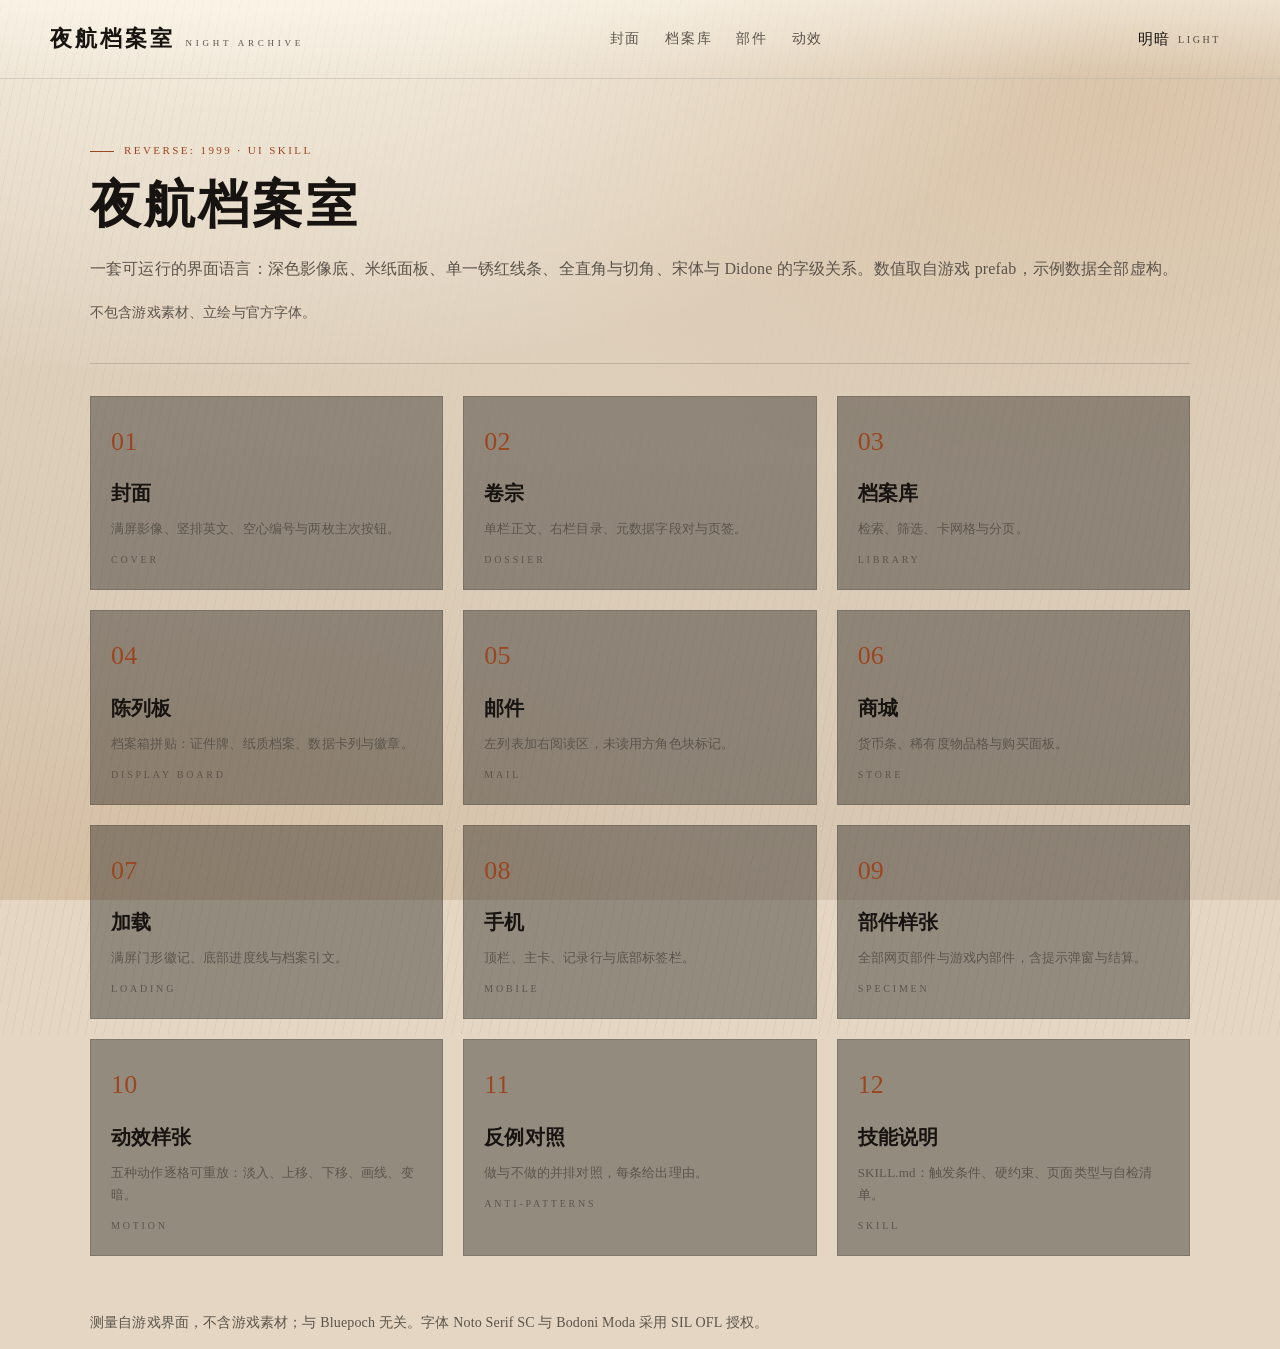
<file: index.html>
<!DOCTYPE html>
<html lang="zh-CN" data-theme="dark">
<head>
<meta charset="utf-8">
<meta name="viewport" content="width=device-width, initial-scale=1">
<title>夜航档案室 · Reverse: 1999 UI Skill</title>
<meta name="description" content="重返未来：1999 风格的界面语言与可运行参考实现。">
<link rel="stylesheet" href="assets/reverse1999.css">
<style>
  .index-grid { display: grid; grid-template-columns: repeat(3, minmax(0, 1fr)); gap: 20px; margin-top: 32px; }
  .index-card { display: block; padding: 20px; border: 1px solid var(--r99-line); background: rgba(0,0,0,.35); text-decoration: none; transition: border-color 200ms ease; }
  .index-card:hover { border-color: var(--r99-accent); }
  .index-card__no { font-family: var(--r99-display); font-size: 26px; color: var(--r99-accent); }
  .index-card__title { margin: 8px 0 6px; font-family: var(--r99-serif); font-size: 20px; color: var(--r99-text); }
  .index-card__desc { margin: 0; font-size: 13px; line-height: 1.7; color: var(--r99-text-muted); }
  .index-card__en { display: block; margin-top: 10px; font-family: var(--r99-display); font-size: 10px; letter-spacing: .28em; text-transform: uppercase; color: var(--r99-text-muted); }
  @media (max-width: 900px) { .index-grid { grid-template-columns: repeat(2, minmax(0, 1fr)); } }
  @media (max-width: 600px) { .index-grid { grid-template-columns: 1fr; } }
</style>
</head>
<body class="r99">
<div class="r99-atmos" aria-hidden="true"></div>
<div class="r99-rain" aria-hidden="true"></div>
<div class="r99-grain" aria-hidden="true"></div>

<header class="r99-masthead">
  <div class="r99-shell r99-masthead__inner">
    <a class="r99-logo" href="index.html">
      <span class="r99-logo__zh">夜航档案室</span>
      <span class="r99-logo__en">Night Archive</span>
    </a>
    <nav class="r99-nav" aria-label="主导航">
      <a href="templates/showcase.html">封面</a>
      <a href="templates/library.html">档案库</a>
      <a href="templates/specimen.html">部件</a>
      <a href="templates/motion.html">动效</a>
    </nav>
    <div class="r99-actions" style="margin:0">
      <button class="r99-btn r99-btn--quiet" data-r99-theme-toggle aria-pressed="false">
        明暗<span class="r99-btn__en">Light</span>
      </button>
    </div>
  </div>
</header>

<main class="r99-main">
  <div class="r99-shell">
    <header class="r99-article__head">
      <span class="r99-kicker r99-kicker--accent">Reverse: 1999 · UI Skill</span>
      <h1 class="r99-article__title">夜航档案室</h1>
      <p class="r99-lead">一套可运行的界面语言：深色影像底、米纸面板、单一锈红线条、全直角与切角、宋体与 Didone 的字级关系。数值取自游戏 prefab，示例数据全部虚构。</p>
      <p class="r99-note">不包含游戏素材、立绘与官方字体。</p>
    </header>

    <div class="index-grid">
      <a class="index-card" href="templates/showcase.html">
        <span class="index-card__no">01</span>
        <h2 class="index-card__title">封面</h2>
        <p class="index-card__desc">满屏影像、竖排英文、空心编号与两枚主次按钮。</p>
        <span class="index-card__en">Cover</span>
      </a>
      <a class="index-card" href="templates/reading.html">
        <span class="index-card__no">02</span>
        <h2 class="index-card__title">卷宗</h2>
        <p class="index-card__desc">单栏正文、右栏目录、元数据字段对与页签。</p>
        <span class="index-card__en">Dossier</span>
      </a>
      <a class="index-card" href="templates/library.html">
        <span class="index-card__no">03</span>
        <h2 class="index-card__title">档案库</h2>
        <p class="index-card__desc">检索、筛选、卡网格与分页。</p>
        <span class="index-card__en">Library</span>
      </a>
      <a class="index-card" href="templates/console.html">
        <span class="index-card__no">04</span>
        <h2 class="index-card__title">陈列板</h2>
        <p class="index-card__desc">档案箱拼贴：证件牌、纸质档案、数据卡列与徽章。</p>
        <span class="index-card__en">Display board</span>
      </a>
      <a class="index-card" href="templates/mail.html">
        <span class="index-card__no">05</span>
        <h2 class="index-card__title">邮件</h2>
        <p class="index-card__desc">左列表加右阅读区，未读用方角色块标记。</p>
        <span class="index-card__en">Mail</span>
      </a>
      <a class="index-card" href="templates/shop.html">
        <span class="index-card__no">06</span>
        <h2 class="index-card__title">商城</h2>
        <p class="index-card__desc">货币条、稀有度物品格与购买面板。</p>
        <span class="index-card__en">Store</span>
      </a>
      <a class="index-card" href="templates/loading.html">
        <span class="index-card__no">07</span>
        <h2 class="index-card__title">加载</h2>
        <p class="index-card__desc">满屏门形徽记、底部进度线与档案引文。</p>
        <span class="index-card__en">Loading</span>
      </a>
      <a class="index-card" href="templates/app.html">
        <span class="index-card__no">08</span>
        <h2 class="index-card__title">手机</h2>
        <p class="index-card__desc">顶栏、主卡、记录行与底部标签栏。</p>
        <span class="index-card__en">Mobile</span>
      </a>
      <a class="index-card" href="templates/specimen.html">
        <span class="index-card__no">09</span>
        <h2 class="index-card__title">部件样张</h2>
        <p class="index-card__desc">全部网页部件与游戏内部件，含提示弹窗与结算。</p>
        <span class="index-card__en">Specimen</span>
      </a>
      <a class="index-card" href="templates/motion.html">
        <span class="index-card__no">10</span>
        <h2 class="index-card__title">动效样张</h2>
        <p class="index-card__desc">五种动作逐格可重放：淡入、上移、下移、画线、变暗。</p>
        <span class="index-card__en">Motion</span>
      </a>
      <a class="index-card" href="templates/antipatterns.html">
        <span class="index-card__no">11</span>
        <h2 class="index-card__title">反例对照</h2>
        <p class="index-card__desc">做与不做的并排对照，每条给出理由。</p>
        <span class="index-card__en">Anti-patterns</span>
      </a>
      <a class="index-card" href="SKILL.md">
        <span class="index-card__no">12</span>
        <h2 class="index-card__title">技能说明</h2>
        <p class="index-card__desc">SKILL.md：触发条件、硬约束、页面类型与自检清单。</p>
        <span class="index-card__en">Skill</span>
      </a>
    </div>
  </div>
</main>

<footer class="r99-footer">
  <div class="r99-shell">
    <p class="r99-note">测量自游戏界面，不含游戏素材；与 Bluepoch 无关。字体 Noto Serif SC 与 Bodoni Moda 采用 SIL OFL 授权。</p>
  </div>
</footer>
<script src="assets/fx.js"></script>
</body>
</html>
</file>
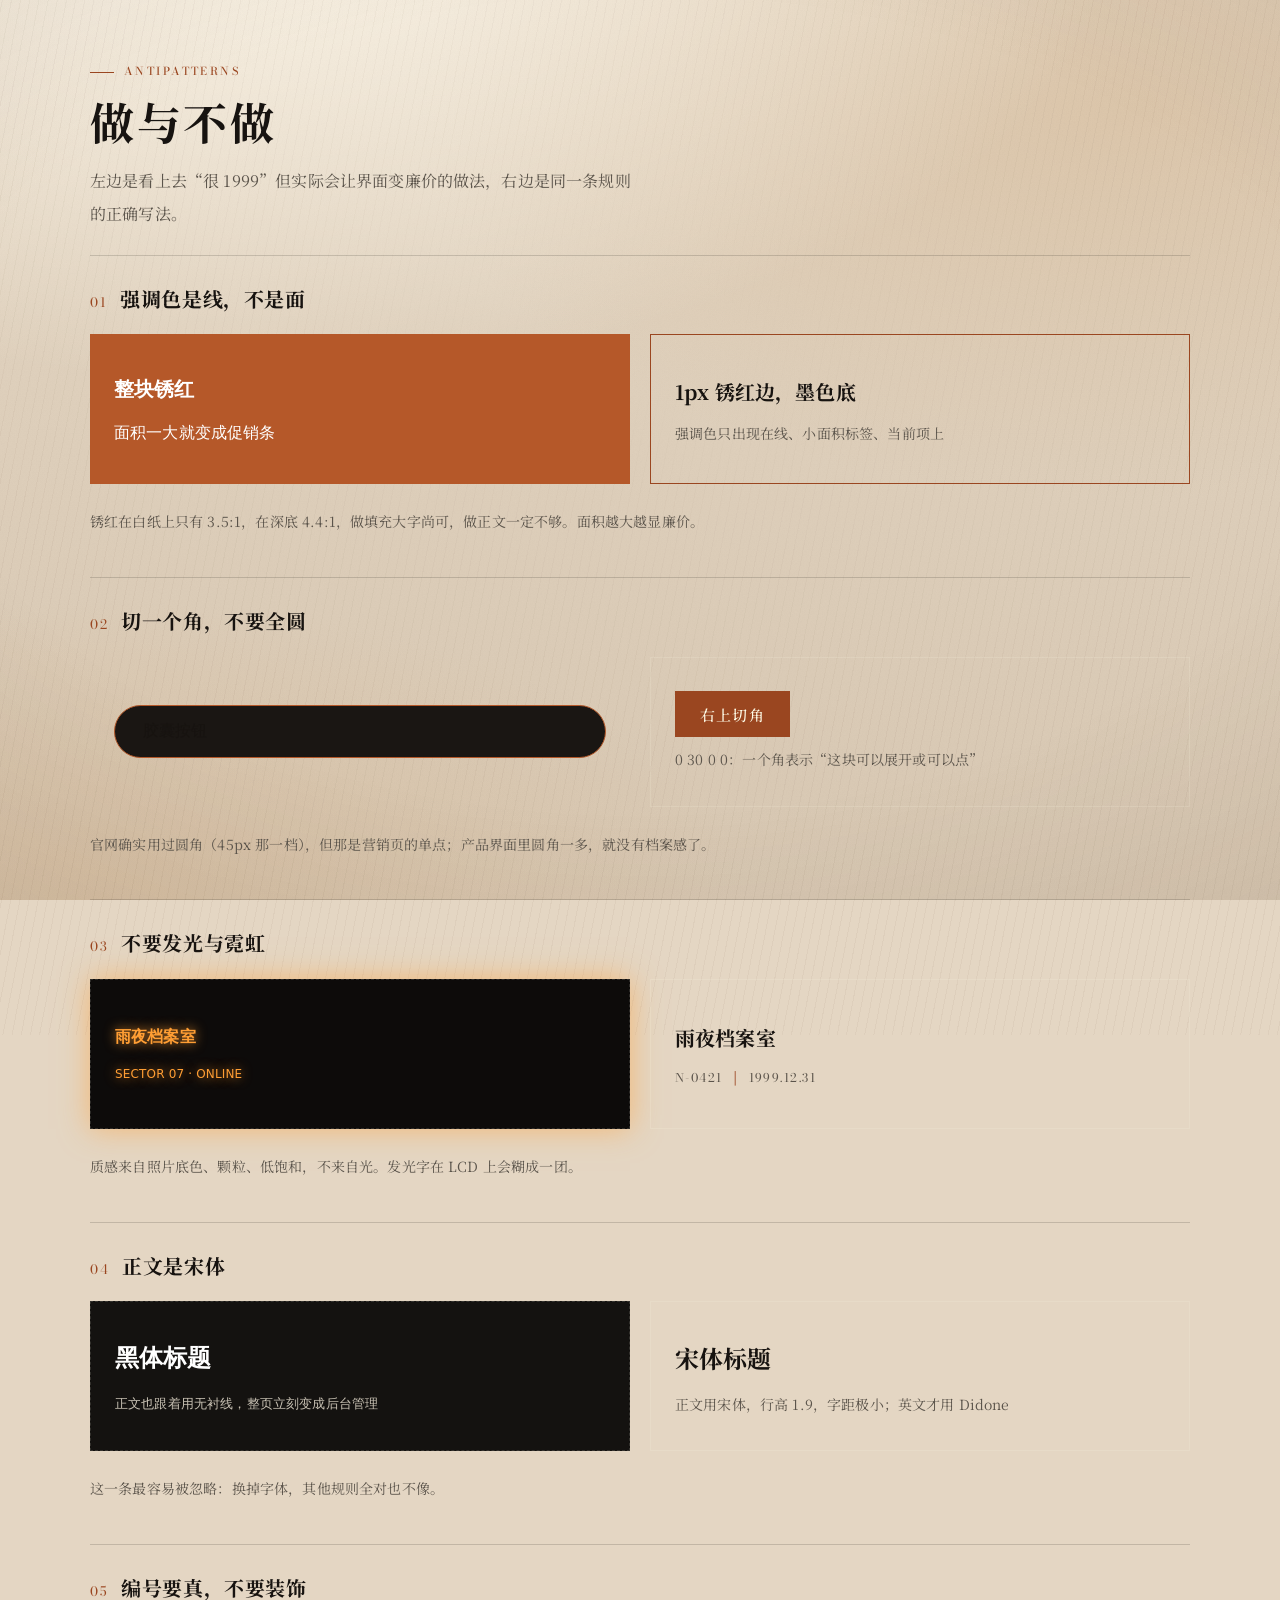
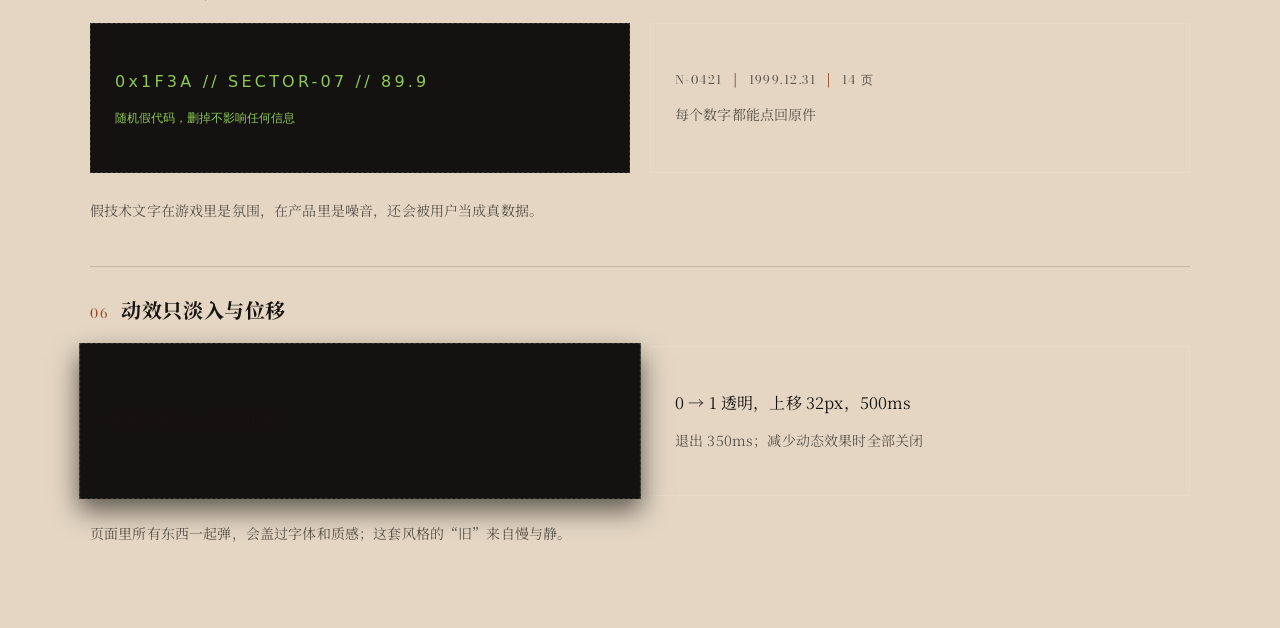
<file: templates/antipatterns.html>
<!DOCTYPE html>
<html lang="zh-CN" data-theme="dark" data-accent="rust" data-density="standard" data-motion="full">
<head>
<meta charset="utf-8">
<meta name="viewport" content="width=device-width, initial-scale=1">
<title>做与不做 · reverse1999-ui</title>
<link rel="preconnect" href="https://fonts.googleapis.com">
<link rel="preconnect" href="https://fonts.gstatic.com" crossorigin>
<link href="https://fonts.googleapis.com/css2?family=Bodoni+Moda:ital,wght@0,400..700;1,400..600&family=Noto+Serif+SC:wght@400;500;700&display=swap" rel="stylesheet">
<link rel="stylesheet" href="../assets/reverse1999.css">
<style>
  .anti { display: grid; grid-template-columns: 1fr 1fr; gap: 20px; padding: 28px 0; border-bottom: 1px solid var(--r99-line); }
  .anti__head { grid-column: 1 / -1; display: flex; gap: 12px; align-items: baseline; }
  .anti__no { font-family: var(--r99-display); color: var(--r99-accent); font-size: 13px; letter-spacing: .16em; }
  .anti__cap { grid-column: 1 / -1; color: var(--r99-text-muted); font-size: 14px; margin-top: 4px; }
  .box { padding: 24px; display: flex; flex-direction: column; justify-content: center; gap: 10px; min-height: 150px; border: 1px dashed rgba(255,253,233,.14); }
  .bad { font-family: system-ui, sans-serif; }
  .bad-1 { background: #b55829; color: #fff; border: 0; }
  .bad-2 { background: transparent; border: 0; }
  .pill { display: inline-block; padding: 10px 28px; border-radius: 999px; background: #1a1613; border: 1px solid #b55829; }
  .bad-3 { background: #0d0b0a; box-shadow: 0 0 28px rgba(255,158,52,.55); text-shadow: 0 0 12px rgba(255,158,52,.8); color: #ff9e34; }
  .bad-4 { background: #141210; color: #fff; }
  .bad-5 { background: #141210; color: #8ec755; letter-spacing: .2em; }
  .bad-6 { background: #141210; transform: scale(1.04); box-shadow: 0 12px 24px rgba(0,0,0,.6); }
  @media (max-width: 720px) { .anti { grid-template-columns: 1fr; } }
</style>
</head>
<body class="r99">

<div class="r99-atmos" aria-hidden="true"></div>
<div class="r99-rain" aria-hidden="true"></div>
<div class="r99-grain" aria-hidden="true"></div>
<div class="r99-vignette" aria-hidden="true"></div>

<main class="r99-main">
  <div class="r99-shell">
    <header class="r99-article__head">
      <span class="r99-kicker r99-kicker--accent">Antipatterns</span>
      <h1 class="r99-article__title" style="font-size:44px">做与不做</h1>
      <p class="r99-lead" style="max-width:34em">左边是看上去“很 1999”但实际会让界面变廉价的做法，右边是同一条规则的正确写法。</p>
    </header>

    <div class="anti">
      <div class="anti__head"><span class="anti__no">01</span><h2 class="r99-h3">强调色是线，不是面</h2></div>
      <div class="box bad bad-1"><strong style="font-size:20px">整块锈红</strong><span>面积一大就变成促销条</span></div>
      <div class="box" style="border-style:solid;border-color:var(--r99-accent)">
        <strong style="font-size:20px;color:var(--r99-text)">1px 锈红边，墨色底</strong>
        <span class="r99-note">强调色只出现在线、小面积标签、当前项上</span>
      </div>
      <p class="anti__cap">锈红在白纸上只有 3.5:1，在深底 4.4:1，做填充大字尚可，做正文一定不够。面积越大越显廉价。</p>
    </div>

    <div class="anti">
      <div class="anti__head"><span class="anti__no">02</span><h2 class="r99-h3">切一个角，不要全圆</h2></div>
      <div class="box bad bad-2"><span class="pill">胶囊按钮</span></div>
      <div class="box" style="border-style:solid">
        <button class="r99-btn r99-btn--primary" style="align-self:flex-start">右上切角</button>
        <span class="r99-note">0 30 0 0：一个角表示“这块可以展开或可以点”</span>
      </div>
      <p class="anti__cap">官网确实用过圆角（45px 那一档），但那是营销页的单点；产品界面里圆角一多，就没有档案感了。</p>
    </div>

    <div class="anti">
      <div class="anti__head"><span class="anti__no">03</span><h2 class="r99-h3">不要发光与霓虹</h2></div>
      <div class="box bad bad-3"><strong>雨夜档案室</strong><span style="font-size:12px">SECTOR 07 · ONLINE</span></div>
      <div class="box" style="border-style:solid">
        <div class="box" style="border:0;padding:0;min-height:0">
          <strong style="font-family:var(--r99-serif);font-size:20px">雨夜档案室</strong>
          <div class="r99-meta"><span>N-0421</span><span>1999.12.31</span></div>
        </div>
      </div>
      <p class="anti__cap">质感来自照片底色、颗粒、低饱和，不来自光。发光字在 LCD 上会糊成一团。</p>
    </div>

    <div class="anti">
      <div class="anti__head"><span class="anti__no">04</span><h2 class="r99-h3">正文是宋体</h2></div>
      <div class="box bad bad-4">
        <strong style="font-size:24px">黑体标题</strong>
        <span style="font-size:13px;color:#c9c2b4">正文也跟着用无衬线，整页立刻变成后台管理</span>
      </div>
      <div class="box" style="border-style:solid">
        <strong style="font-size:24px">宋体标题</strong>
        <span style="font-family:var(--r99-serif);font-size:14px;color:var(--r99-text-muted)">正文用宋体，行高 1.9，字距极小；英文才用 Didone</span>
      </div>
      <p class="anti__cap">这一条最容易被忽略：换掉字体，其他规则全对也不像。</p>
    </div>

    <div class="anti">
      <div class="anti__head"><span class="anti__no">05</span><h2 class="r99-h3">编号要真，不要装饰</h2></div>
      <div class="box bad bad-5"><span>0x1F3A // SECTOR-07 // 89.9</span><span style="font-size:12px;letter-spacing:0">随机假代码，删掉不影响任何信息</span></div>
      <div class="box" style="border-style:solid">
        <div class="r99-meta"><span>N-0421</span><span>1999.12.31</span><span>14 页</span></div>
        <span class="r99-note">每个数字都能点回原件</span>
      </div>
      <p class="anti__cap">假技术文字在游戏里是氛围，在产品里是噪音，还会被用户当成真数据。</p>
    </div>

    <div class="anti" style="border-bottom:0">
      <div class="anti__head"><span class="anti__no">06</span><h2 class="r99-h3">动效只淡入与位移</h2></div>
      <div class="box bad bad-6"><span>弹跳 · 缩放 · 阴影加深</span></div>
      <div class="box" style="border-style:solid">
        <span>0 → 1 透明，上移 32px，500ms</span>
        <span class="r99-note">退出 350ms；减少动态效果时全部关闭</span>
      </div>
      <p class="anti__cap">页面里所有东西一起弹，会盖过字体和质感；这套风格的“旧”来自慢与静。</p>
    </div>

  </div>
</main>

<script src="../assets/variant.js"></script>
<script src="../assets/fx.js"></script>
</body>
</html>
</file>
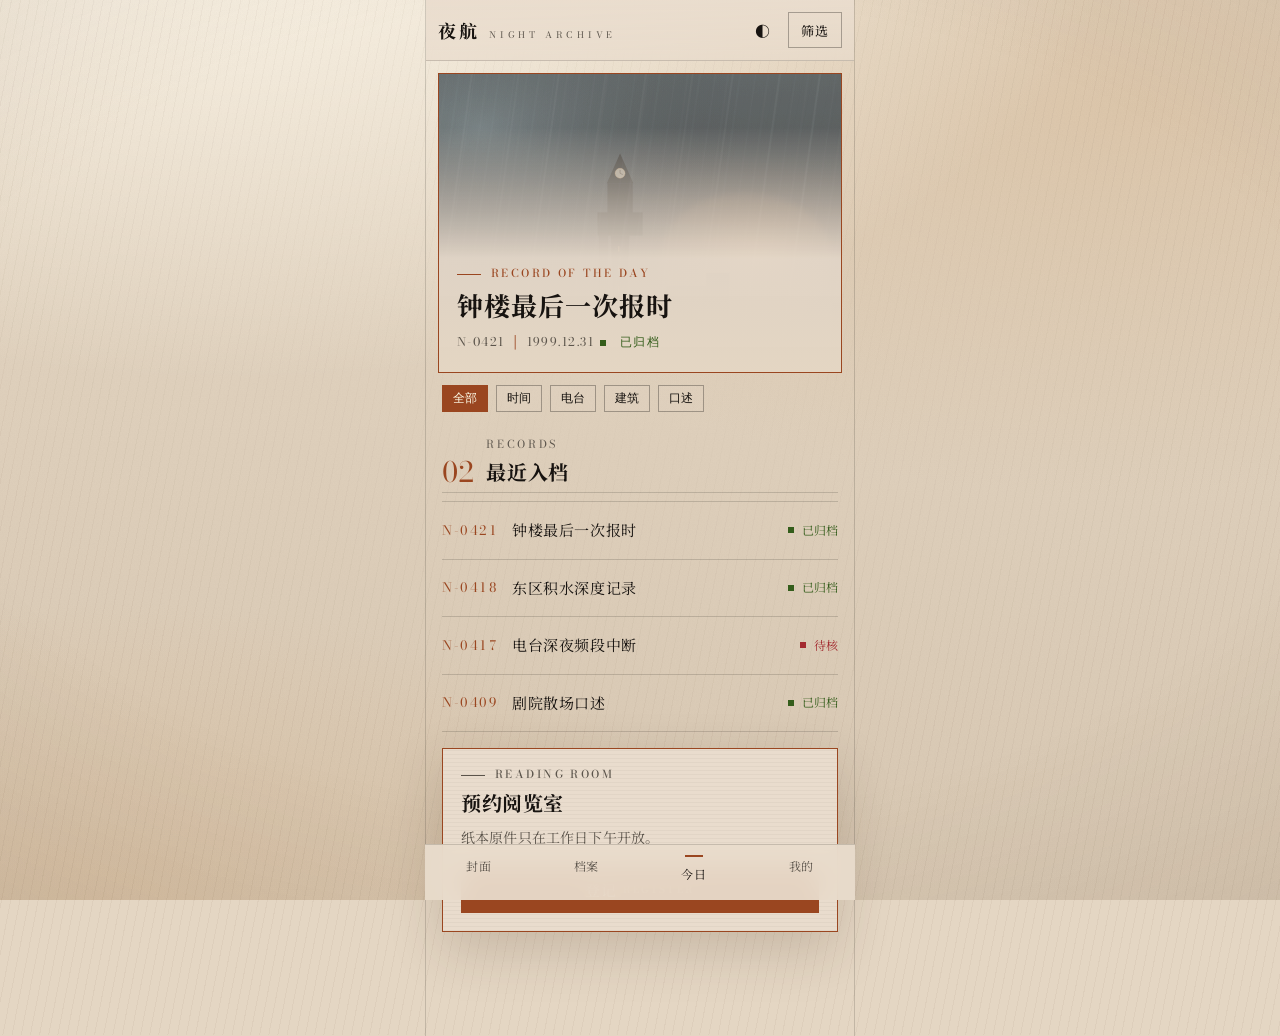
<file: templates/app.html>
<!DOCTYPE html>
<html lang="zh-CN" data-theme="dark" data-accent="rust" data-density="compact" data-motion="full">
<head>
<meta charset="utf-8">
<meta name="viewport" content="width=device-width, initial-scale=1, viewport-fit=cover">
<meta name="theme-color" content="#0b0a09">
<title>夜航档案室 · 手机</title>
<link rel="preconnect" href="https://fonts.googleapis.com">
<link rel="preconnect" href="https://fonts.gstatic.com" crossorigin>
<link href="https://fonts.googleapis.com/css2?family=Bodoni+Moda:ital,wght@0,400..700;1,400..600&family=Noto+Serif+SC:wght@400;500;700&display=swap" rel="stylesheet">
<link rel="stylesheet" href="../assets/reverse1999.css">
</head>
<body class="r99">

<div class="r99-atmos" aria-hidden="true"></div>
<div class="r99-rain" aria-hidden="true"></div>
<div class="r99-grain" aria-hidden="true"></div>
<div class="r99-vignette" aria-hidden="true"></div>

<div class="r99-app">

  <header class="r99-topbar">
    <a class="r99-logo" href="showcase.html">
      <span class="r99-logo__zh" style="font-size:18px">夜航</span>
      <span class="r99-logo__en">Night Archive</span>
    </a>
    <div style="display:flex;align-items:center;gap:8px">
      <button class="r99-btn r99-btn--quiet" style="min-height:36px;padding:4px 8px" data-r99-theme-toggle aria-label="切换明暗">◐</button>
      <button class="r99-btn" style="min-height:36px;padding:6px 12px;font-size:13px" data-r99-open="sheet-filter">筛选</button>
    </div>
  </header>

  <section class="r99-herocard">
    <img src="../assets/art/scene-rain.svg" alt="">
    <div class="r99-herocard__body">
      <span class="r99-kicker r99-kicker--accent">Record of the day</span>
      <h1 class="r99-title" style="font-size:26px;margin-top:8px">钟楼最后一次报时</h1>
      <div class="r99-meta" style="margin-top:10px">
        <span>N-0421</span><span>1999.12.31</span><span class="r99-status r99-status--ok">已归档</span>
      </div>
    </div>
  </section>

  <nav style="display:flex;gap:8px;overflow-x:auto;padding:0 16px 8px" aria-label="分类">
    <button class="r99-chip r99-chip--on" style="white-space:nowrap">全部</button>
    <button class="r99-chip" style="white-space:nowrap">时间</button>
    <button class="r99-chip" style="white-space:nowrap">电台</button>
    <button class="r99-chip" style="white-space:nowrap">建筑</button>
    <button class="r99-chip" style="white-space:nowrap">口述</button>
  </nav>

  <section style="padding:8px 16px 0">
    <div class="r99-plate" style="margin-bottom:8px">
      <span class="r99-plate__no">02</span>
      <span class="r99-plate__text">
        <span class="r99-plate__en">Records</span>
        <span class="r99-h3">最近入档</span>
      </span>
    </div>
    <ul class="r99-list">
      <li><a href="reading.html" style="grid-template-columns:58px minmax(0,1fr) auto;padding:14px 0">
        <span class="r99-row__no">N-0421</span>
        <span class="r99-row__name" style="font-size:15px">钟楼最后一次报时</span>
        <span class="r99-status r99-status--ok">已归档</span>
      </a></li>
      <li><a href="#" style="grid-template-columns:58px minmax(0,1fr) auto;padding:14px 0">
        <span class="r99-row__no">N-0418</span>
        <span class="r99-row__name" style="font-size:15px">东区积水深度记录</span>
        <span class="r99-status r99-status--ok">已归档</span>
      </a></li>
      <li><a href="#" style="grid-template-columns:58px minmax(0,1fr) auto;padding:14px 0">
        <span class="r99-row__no">N-0417</span>
        <span class="r99-row__name" style="font-size:15px">电台深夜频段中断</span>
        <span class="r99-status r99-status--due">待核</span>
      </a></li>
      <li><a href="#" style="grid-template-columns:58px minmax(0,1fr) auto;padding:14px 0">
        <span class="r99-row__no">N-0409</span>
        <span class="r99-row__name" style="font-size:15px">剧院散场口述</span>
        <span class="r99-status r99-status--ok">已归档</span>
      </a></li>
    </ul>
  </section>

  <section style="padding:16px">
    <div class="r99-panel r99-panel--paper">
      <span class="r99-kicker r99-kicker--accent">Reading room</span>
      <h2 class="r99-h3" style="margin-top:6px">预约阅览室</h2>
      <p class="r99-note" style="margin:8px 0 16px">纸本原件只在工作日下午开放。</p>
      <button class="r99-btn r99-btn--primary r99-btn--block" data-r99-toast="已登记，确认邮件稍后寄出">
        登记<span class="r99-btn__en">Register</span>
      </button>
    </div>
  </section>

</div>

<nav class="r99-tabbar" aria-label="底部导航">
  <a href="showcase.html">封面</a>
  <a href="library.html">档案</a>
  <a href="#" aria-current="page">今日</a>
  <a href="#">我的</a>
</nav>

<div class="r99-scrim" id="scrim-sheet" hidden></div>
<div class="r99-sheet" role="dialog" aria-modal="true" aria-labelledby="sheet-title" id="sheet-filter" data-r99-scrim="scrim-sheet" hidden>
  <div class="r99-sheet__grip" aria-hidden="true"></div>
  <span class="r99-kicker">Filter</span>
  <h2 class="r99-h3" id="sheet-title" style="margin-top:6px">筛选</h2>
  <div style="display:flex;flex-wrap:wrap;gap:8px;margin:16px 0 24px">
    <button class="r99-chip r99-chip--on">时间与天气</button>
    <button class="r99-chip">电台与口述</button>
    <button class="r99-chip">建筑与街景</button>
    <button class="r99-chip">已归档</button>
  </div>
  <div class="r99-actions" style="margin:0">
    <button class="r99-btn r99-btn--primary" style="flex:1" data-r99-close data-r99-toast="已应用筛选">应用</button>
    <button class="r99-btn" data-r99-close>取消</button>
  </div>
</div>

<script src="../assets/variant.js"></script>
<script src="../assets/fx.js"></script>
</body>
</html>
</file>
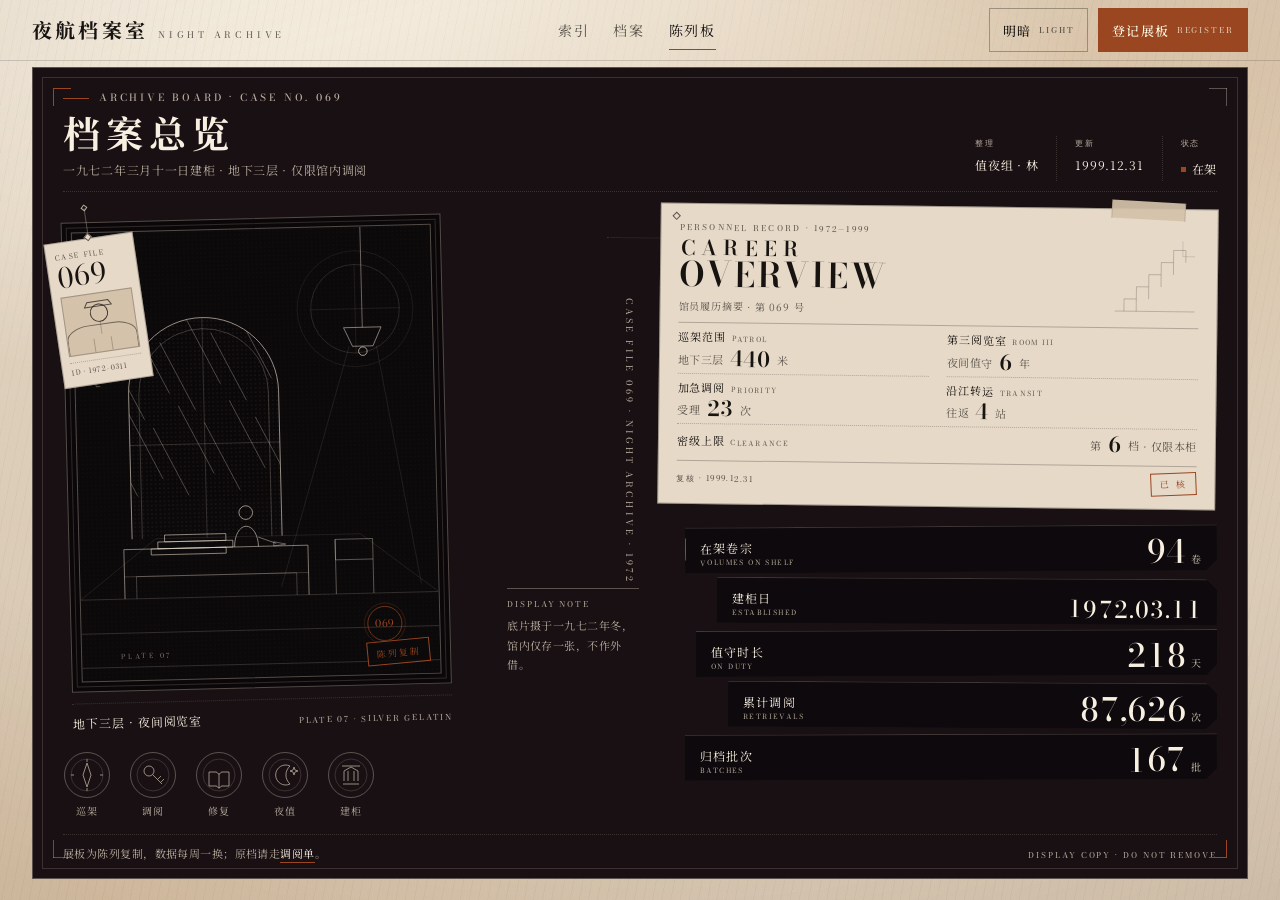
<file: templates/console.html>
<!DOCTYPE html>
<html lang="zh-CN" data-theme="dark" data-accent="rust" data-density="compact" data-motion="full">
<head>
<meta charset="utf-8">
<meta name="viewport" content="width=device-width, initial-scale=1">
<meta name="color-scheme" content="dark">
<title>档案总览 · 夜航档案室</title>
<link rel="preconnect" href="https://fonts.googleapis.com">
<link rel="preconnect" href="https://fonts.gstatic.com" crossorigin>
<link href="https://fonts.googleapis.com/css2?family=Bodoni+Moda:ital,wght@0,400..700;1,400..600&family=Noto+Serif+SC:wght@400;500;700&display=swap" rel="stylesheet">
<link rel="stylesheet" href="../assets/reverse1999.css">
<link rel="stylesheet" href="../assets/board.css">
</head>
<body class="r99 board-page">

<div class="r99-atmos" aria-hidden="true"></div>
<div class="r99-rain" aria-hidden="true"></div>
<div class="r99-grain" aria-hidden="true"></div>
<div class="r99-vignette" aria-hidden="true"></div>

<a class="r99-skip" href="#main">跳到正文</a>

<header class="board-bar">
  <div class="board-bar__inner">
    <a class="r99-logo board-bar__logo" href="showcase.html">
      <span class="r99-logo__zh">夜航档案室</span>
      <span class="r99-logo__en">Night Archive</span>
    </a>
    <nav class="r99-nav board-bar__nav" aria-label="主导航">
      <a href="showcase.html#index">索引</a>
      <a href="library.html">档案</a>
      <a href="console.html" aria-current="page">陈列板</a>
    </nav>
    <div class="board-bar__tools">
      <button class="board-tool" type="button" data-r99-theme-toggle aria-pressed="false">明暗<span class="board-tool__en">Light</span></button>
      <button class="board-tool board-tool--solid" type="button" data-r99-toast="展板已登记 · 编号 069">登记展板<span class="board-tool__en">Register</span></button>
    </div>
  </div>
</header>

<main id="main" class="board-main">
  <div class="board-wrap">
    <section class="board" aria-labelledby="board-title">

      <header class="board__head">
        <div class="board__id">
          <p class="board__kicker">Archive board · Case no. 069</p>
          <h1 class="board__title" id="board-title">档案总览</h1>
          <p class="board__sub">一九七二年三月十一日建柜 · 地下三层 · 仅限馆内调阅</p>
        </div>
        <dl class="board__meta">
          <div class="board__meta-cell">
            <dt>整理</dt>
            <dd>值夜组 · 林</dd>
          </div>
          <div class="board__meta-cell">
            <dt>更新</dt>
            <dd>1999.12.31</dd>
          </div>
          <div class="board__meta-cell">
            <dt>状态</dt>
            <dd class="board__state">在架</dd>
          </div>
        </dl>
      </header>

      <div class="board__grid">

        <div class="board__col board__col--poster">
          <div class="poster-wrap" data-r99-reveal>
            <figure class="poster">
              <button class="tag" type="button" data-r99-toast="第 069 号陈列柜 · 一九七二年建柜，在架">
                <span class="tag__wire" aria-hidden="true"></span>
                <span class="tag__card">
                  <span class="tag__ref">Case File</span>
                  <span class="tag__no">069</span>
                  <span class="tag__portrait" aria-hidden="true">
                    <svg viewBox="0 0 72 60" focusable="false">
                      <g fill="none" stroke="currentColor" stroke-width="1">
                        <path d="M0 60V45c0-8 12-13 22-13h28c10 0 22 5 22 13v15" opacity=".55"/>
                        <circle cx="36" cy="20" r="9" opacity=".8"/>
                        <path d="M22 13h28l-3-5H25z" opacity=".7"/>
                        <path d="M36 29v13M27 60V46M45 60V46" opacity=".24"/>
                      </g>
                    </svg>
                  </span>
                  <span class="tag__id">ID · 1972-0311</span>
                </span>
              </button>

              <div class="poster__frame">
                <div class="poster__art">
                  <svg viewBox="0 0 420 525" role="img" aria-labelledby="plate-title plate-desc">
                    <title id="plate-title">陈列照片：地下三层的夜间阅览室</title>
                    <desc id="plate-desc">细线绘制的拱窗、吊灯、长桌与文件，拱窗外正在下雨。</desc>
                    <defs>
                      <pattern id="plate-dots" width="5" height="5" patternUnits="userSpaceOnUse">
                        <circle cx="1" cy="1" r="0.55" fill="currentColor" opacity=".5"/>
                      </pattern>
                      <clipPath id="plate-window">
                        <path d="M62 360V190a88 88 0 0 1 176 0v170z"/>
                      </clipPath>
                    </defs>
                    <g fill="none" stroke="currentColor" stroke-width="1">
                      <path d="M62 360V190a88 88 0 0 1 176 0v170" opacity=".72"/>
                      <path d="M74 360V191a76 76 0 0 1 152 0v169" opacity=".26"/>
                      <path d="M150 102V360M62 250h176" opacity=".2"/>
                      <g clip-path="url(#plate-window)">
                        <rect x="62" y="98" width="176" height="264" fill="url(#plate-dots)" stroke="none" opacity=".3"/>
                      </g>
                      <g clip-path="url(#plate-window)" opacity=".34">
                        <path d="M40 140l40 80M70 110l40 80M100 130l40 80M130 100l40 80M160 120l40 80M190 95l40 80M220 125l40 80"/>
                        <path d="M30 230l40 80M60 210l40 80M90 230l40 80M120 205l40 80M150 225l40 80M180 200l40 80M210 220l40 80"/>
                      </g>
                      <circle cx="330" cy="96" r="52" opacity=".16"/>
                      <circle cx="330" cy="96" r="68" opacity=".09"/>
                      <path d="M278 96h104M330 44v104" opacity=".1"/>
                      <path d="M338 0v118" opacity=".5"/>
                      <path d="M316 118h44l-10 22h-24z" opacity=".62"/>
                      <circle cx="338" cy="146" r="5" opacity=".8"/>
                      <path d="M322 140 236 420M354 140 400 420" opacity=".11"/>
                      <path d="M0 430h420M0 470h420M0 510h420" opacity=".2"/>
                      <path d="M0 430 90 360h240l90 70" opacity=".11"/>
                      <circle cx="196" cy="332" r="8" opacity=".72"/>
                      <path d="M182 372c0-13 6-24 14-24s14 11 14 24" opacity=".66"/>
                      <path d="M210 361l21 8" opacity=".52"/>
                      <path d="M228 367l14 3-14 2z" opacity=".46"/>
                      <path d="M52 430v-58h216v58" opacity=".6"/>
                      <path d="M52 404h216" opacity=".24"/>
                      <path d="M66 430v-26h188v26" opacity=".28"/>
                      <path d="M84 372h88v7H84zM92 364h88v8H92zM100 356h72v8h-72z" opacity=".66"/>
                      <path d="M300 430v-64h44v64M300 390h44M300 366v24" opacity=".42"/>
                      <path d="M24 60v120" opacity=".28"/>
                      <path d="M24 60h8M24 84h5M24 108h8M24 132h5M24 156h8M24 180h5" opacity=".36"/>
                    </g>
                    <rect x="0" y="0" width="420" height="525" fill="url(#plate-dots)" opacity=".16"/>
                    <g fill="none" stroke="var(--r99-accent)">
                      <circle cx="356" cy="466" r="20" opacity=".8"/>
                      <circle cx="356" cy="466" r="24" opacity=".32"/>
                    </g>
                    <text x="356" y="470" text-anchor="middle" fill="var(--r99-accent)" font-family="Bodoni Moda, Didot, serif" font-size="12" letter-spacing="1">069</text>
                    <text x="46" y="500" fill="currentColor" opacity=".5" font-family="Bodoni Moda, Didot, serif" font-size="8" letter-spacing="3">PLATE 07</text>
                  </svg>
                </div>
                <span class="poster__stamp" aria-hidden="true">陈列复制</span>
              </div>

              <figcaption class="poster__cap">
                <span class="poster__cap-zh">地下三层 · 夜间阅览室</span>
                <span class="poster__cap-en">Plate 07 · Silver gelatin</span>
              </figcaption>
            </figure>

            <p class="poster-side" aria-hidden="true">Case file 069 · Night archive · 1972</p>
            <p class="poster-note">
              <span>Display note</span>
              底片摄于一九七二年冬，馆内仅存一张，不作外借。
            </p>
          </div>

          <ul class="badges" aria-label="陈列徽章" data-r99-reveal>
            <li>
              <button class="badge" type="button" aria-label="徽章：巡架，一九七四年授予" data-r99-toast="徽章 · 巡架：一九七四年授予">
                <svg class="badge__ring" viewBox="0 0 48 48" aria-hidden="true" focusable="false">
                  <circle class="badge__outer" cx="24" cy="24" r="22.5"/>
                  <circle class="badge__inner" cx="24" cy="24" r="16"/>
                  <path class="badge__mark" d="M24 12l4 12-4 12-4-12z"/>
                  <path class="badge__mark" d="M24 8v3M24 37v3M8 24h3M37 24h3" opacity=".5"/>
                </svg>
                <span class="badge__cap">巡架</span>
              </button>
            </li>
            <li>
              <button class="badge" type="button" aria-label="徽章：调阅，一九七六年授予" data-r99-toast="徽章 · 调阅：一九七六年授予">
                <svg class="badge__ring" viewBox="0 0 48 48" aria-hidden="true" focusable="false">
                  <circle class="badge__outer" cx="24" cy="24" r="22.5"/>
                  <circle class="badge__inner" cx="24" cy="24" r="16"/>
                  <circle class="badge__mark" cx="20" cy="20" r="5"/>
                  <path class="badge__mark" d="M23.5 23.5 33 33M28.5 28.5 32 25M31.5 31.5 35 28"/>
                </svg>
                <span class="badge__cap">调阅</span>
              </button>
            </li>
            <li>
              <button class="badge" type="button" aria-label="徽章：修复，一九八一年授予" data-r99-toast="徽章 · 修复：一九八一年授予">
                <svg class="badge__ring" viewBox="0 0 48 48" aria-hidden="true" focusable="false">
                  <circle class="badge__outer" cx="24" cy="24" r="22.5"/>
                  <circle class="badge__inner" cx="24" cy="24" r="16"/>
                  <path class="badge__mark" d="M14 21h7c2 0 1 2 3 2s1-2 3-2h7v14h-7c-2 0-1 2-3 2s-1-2-3-2h-7z"/>
                  <path class="badge__mark" d="M24 23v14"/>
                </svg>
                <span class="badge__cap">修复</span>
              </button>
            </li>
            <li>
              <button class="badge" type="button" aria-label="徽章：夜值，一九八三年授予" data-r99-toast="徽章 · 夜值：一九八三年授予">
                <svg class="badge__ring" viewBox="0 0 48 48" aria-hidden="true" focusable="false">
                  <circle class="badge__outer" cx="24" cy="24" r="22.5"/>
                  <circle class="badge__inner" cx="24" cy="24" r="16"/>
                  <path class="badge__mark" d="M29 15a10 10 0 1 0 0 18 12 12 0 0 1 0-18z"/>
                  <path class="badge__mark" d="M33 16l1 3 3 1-3 1-1 3-1-3-3-1 3-1z" opacity=".8"/>
                </svg>
                <span class="badge__cap">夜值</span>
              </button>
            </li>
            <li>
              <button class="badge" type="button" aria-label="徽章：建柜，一九七二年授予" data-r99-toast="徽章 · 建柜：一九七二年授予">
                <svg class="badge__ring" viewBox="0 0 48 48" aria-hidden="true" focusable="false">
                  <circle class="badge__outer" cx="24" cy="24" r="22.5"/>
                  <circle class="badge__inner" cx="24" cy="24" r="16"/>
                  <path class="badge__mark" d="M16 33h16M17 30V20l7-4 7 4v10M21 20v10M27 20v10"/>
                  <path class="badge__mark" d="M15 15h18" opacity=".4"/>
                </svg>
                <span class="badge__cap">建柜</span>
              </button>
            </li>
          </ul>
        </div>

        <div class="board__col board__col--data">
          <div class="paper-wrap" data-r99-reveal>
          <article class="paper" aria-labelledby="paper-title">
            <span class="paper__pin" aria-hidden="true"></span>
            <svg class="paper__sketch" viewBox="0 0 120 120" aria-hidden="true" focusable="false">
              <g fill="none" stroke="currentColor" stroke-width="1">
                <path d="M8 112h104M20 112V96h16v16M36 96V80h16v16M52 80V64h16v16M68 64V48h16v16M84 48V32h16v16"/>
                <path d="M96 20v20h16" opacity=".6"/>
              </g>
            </svg>

            <header class="paper__head">
              <p class="paper__kicker">Personnel record · 1972—1999</p>
              <h2 class="paper__title" id="paper-title"><span>Career</span><span>Overview</span></h2>
              <p class="paper__sub">馆员履历摘要 · 第 069 号</p>
            </header>

            <dl class="paper__entries">
              <div class="entry">
                <dt>巡架范围<span>Patrol</span></dt>
                <dd>地下三层 <b>440</b> 米</dd>
              </div>
              <div class="entry">
                <dt>第三阅览室<span>Room III</span></dt>
                <dd>夜间值守 <b>6</b> 年</dd>
              </div>
              <div class="entry">
                <dt>加急调阅<span>Priority</span></dt>
                <dd>受理 <b>23</b> 次</dd>
              </div>
              <div class="entry">
                <dt>沿江转运<span>Transit</span></dt>
                <dd>往返 <b>4</b> 站</dd>
              </div>
              <div class="entry entry--wide">
                <dt>密级上限<span>Clearance</span></dt>
                <dd>第 <b>6</b> 档 · 仅限本柜</dd>
              </div>
            </dl>

            <footer class="paper__foot">
              <span>复核 · 1999.12.31</span>
              <span class="paper__stamp">已 核</span>
            </footer>
          </article>
          </div>

          <ol class="stats" aria-label="陈列数据" data-r99-reveal>
            <li class="stat">
              <span class="stat__label">在架卷宗<small>Volumes on shelf</small></span>
              <span class="stat__value">94<span class="stat__unit">卷</span></span>
            </li>
            <li class="stat">
              <span class="stat__label">建柜日<small>Established</small></span>
              <span class="stat__value stat__value--date">1972.03.11</span>
            </li>
            <li class="stat">
              <span class="stat__label">值守时长<small>On duty</small></span>
              <span class="stat__value">218<span class="stat__unit">天</span></span>
            </li>
            <li class="stat">
              <span class="stat__label">累计调阅<small>Retrievals</small></span>
              <span class="stat__value">87,626<span class="stat__unit">次</span></span>
            </li>
            <li class="stat">
              <span class="stat__label">归档批次<small>Batches</small></span>
              <span class="stat__value">167<span class="stat__unit">批</span></span>
            </li>
          </ol>
        </div>
      </div>

      <footer class="board__foot">
        <p>展板为陈列复制，数据每周一换；原档请走<a href="library.html">调阅单</a>。</p>
        <p class="board__foot-en">Display copy · do not remove</p>
      </footer>
    </section>
  </div>
</main>

<script src="../assets/fx.js"></script>
</body>
</html>
</file>
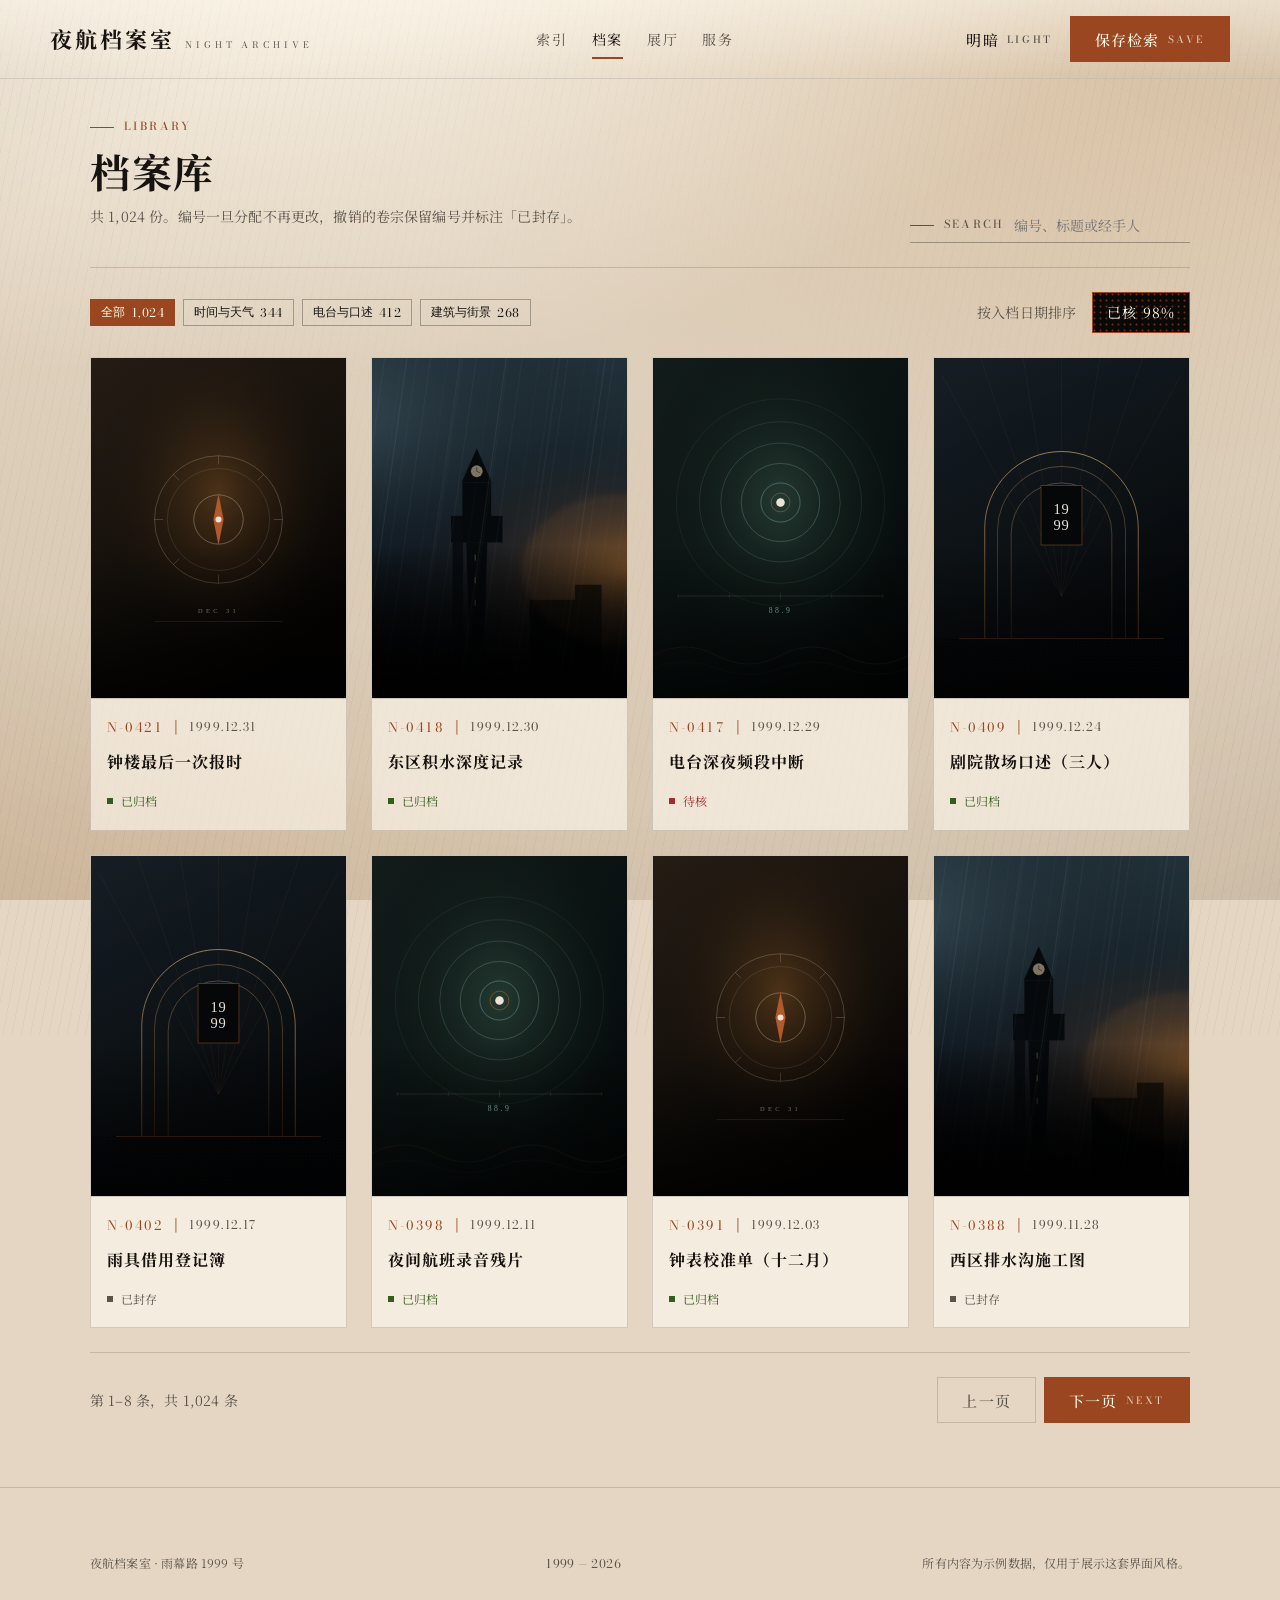
<file: templates/library.html>
<!DOCTYPE html>
<html lang="zh-CN" data-theme="dark" data-accent="rust" data-density="standard" data-motion="full">
<head>
<meta charset="utf-8">
<meta name="viewport" content="width=device-width, initial-scale=1">
<title>档案库 · 夜航档案室</title>
<link rel="preconnect" href="https://fonts.googleapis.com">
<link rel="preconnect" href="https://fonts.gstatic.com" crossorigin>
<link href="https://fonts.googleapis.com/css2?family=Bodoni+Moda:ital,wght@0,400..700;1,400..600&family=Noto+Serif+SC:wght@400;500;700&display=swap" rel="stylesheet">
<link rel="stylesheet" href="../assets/reverse1999.css">
</head>
<body class="r99">

<div class="r99-atmos" aria-hidden="true"></div>
<div class="r99-rain" aria-hidden="true"></div>
<div class="r99-grain" aria-hidden="true"></div>
<div class="r99-vignette" aria-hidden="true"></div>

<a class="r99-skip" href="#main">跳到正文</a>

<header class="r99-masthead">
  <div class="r99-shell r99-masthead__inner">
    <a class="r99-logo" href="showcase.html">
      <span class="r99-logo__zh">夜航档案室</span>
      <span class="r99-logo__en">Night Archive</span>
    </a>
    <nav class="r99-nav" aria-label="主导航">
      <a href="showcase.html#index">索引</a>
      <a href="library.html" aria-current="page">档案</a>
      <a href="showcase.html#gallery">展厅</a>
      <a href="showcase.html#service">服务</a>
    </nav>
    <div class="r99-actions r99-actions--flush">
      <button class="r99-btn r99-btn--quiet" data-r99-theme-toggle aria-pressed="false">明暗<span class="r99-btn__en">Light</span></button>
      <button class="r99-btn r99-btn--primary" data-r99-toast="检索条件已保存">保存检索<span class="r99-btn__en">Save</span></button>
    </div>
  </div>
</header>

<main id="main" class="r99-main">
  <div class="r99-shell">

    <section style="padding:var(--r99-s5) 0 var(--r99-s4);border-bottom:var(--r99-hair) solid var(--r99-line)">
      <span class="r99-kicker r99-kicker--accent">Library</span>
      <div class="r99-cluster--between" style="align-items:flex-end;gap:24px;margin-top:12px">
        <div>
          <h1 class="r99-title">档案库</h1>
          <p class="r99-note" style="margin-top:8px">共 1,024 份。编号一旦分配不再更改，撤销的卷宗保留编号并标注「已封存」。</p>
        </div>
        <nav class="r99-search" style="min-width:280px" aria-label="检索">
          <span class="r99-kicker" style="letter-spacing:.2em">Search</span>
          <input type="search" placeholder="编号、标题或经手人" aria-label="检索档案">
        </nav>
      </div>
    </section>

    <section style="padding:var(--r99-s4) 0">
      <div class="r99-cluster--between">
        <div role="group" aria-label="按类别筛选" class="r99-cluster">
          <button class="r99-chip r99-chip--on" data-r99-toast="已筛选：全部">全部 <span class="r99-num">1,024</span></button>
          <button class="r99-chip">时间与天气 <span class="r99-num">344</span></button>
          <button class="r99-chip">电台与口述 <span class="r99-num">412</span></button>
          <button class="r99-chip">建筑与街景 <span class="r99-num">268</span></button>
        </div>
        <div class="r99-cluster r99-cluster--loose">
          <span class="r99-note">按入档日期排序</span>
          <span class="r99-badge">已核 98%</span>
        </div>
      </div>
    </section>

    <section aria-label="档案列表" style="padding-bottom:var(--r99-s4)">
      <div class="r99-grid r99-grid--4">
        <a class="r99-card" href="reading.html" data-r99-reveal>
          <div class="r99-card__media"><img src="../assets/art/plate-clock.svg" alt="罗盘图案"></div>
          <div class="r99-card__body">
            <div class="r99-meta r99-meta--spaced"><span class="r99-row__no">N-0421</span><span>1999.12.31</span></div>
            <h3 class="r99-card__name" style="font-size:16px">钟楼最后一次报时</h3>
            <span class="r99-status r99-status--ok r99-status--stacked">已归档</span>
          </div>
        </a>
        <a class="r99-card" href="#" data-r99-reveal style="--d:60ms">
          <div class="r99-card__media"><img src="../assets/art/scene-rain.svg" alt="雨幕中的城市"></div>
          <div class="r99-card__body">
            <div class="r99-meta r99-meta--spaced"><span class="r99-row__no">N-0418</span><span>1999.12.30</span></div>
            <h3 class="r99-card__name" style="font-size:16px">东区积水深度记录</h3>
            <span class="r99-status r99-status--ok r99-status--stacked">已归档</span>
          </div>
        </a>
        <a class="r99-card" href="#" data-r99-reveal style="--d:120ms">
          <div class="r99-card__media"><img src="../assets/art/plate-radio.svg" alt="电波图案"></div>
          <div class="r99-card__body">
            <div class="r99-meta r99-meta--spaced"><span class="r99-row__no">N-0417</span><span>1999.12.29</span></div>
            <h3 class="r99-card__name" style="font-size:16px">电台深夜频段中断</h3>
            <span class="r99-status r99-status--due r99-status--stacked">待核</span>
          </div>
        </a>
        <a class="r99-card" href="#" data-r99-reveal style="--d:180ms">
          <div class="r99-card__media"><img src="../assets/art/plate-arch.svg" alt="拱门图案"></div>
          <div class="r99-card__body">
            <div class="r99-meta r99-meta--spaced"><span class="r99-row__no">N-0409</span><span>1999.12.24</span></div>
            <h3 class="r99-card__name" style="font-size:16px">剧院散场口述（三人）</h3>
            <span class="r99-status r99-status--ok r99-status--stacked">已归档</span>
          </div>
        </a>
        <a class="r99-card" href="#" data-r99-reveal>
          <div class="r99-card__media"><img src="../assets/art/plate-arch.svg" alt="拱门图案"></div>
          <div class="r99-card__body">
            <div class="r99-meta r99-meta--spaced"><span class="r99-row__no">N-0402</span><span>1999.12.17</span></div>
            <h3 class="r99-card__name" style="font-size:16px">雨具借用登记簿</h3>
            <span class="r99-status r99-status--stacked">已封存</span>
          </div>
        </a>
        <a class="r99-card" href="#" data-r99-reveal style="--d:60ms">
          <div class="r99-card__media"><img src="../assets/art/plate-radio.svg" alt="电波图案"></div>
          <div class="r99-card__body">
            <div class="r99-meta r99-meta--spaced"><span class="r99-row__no">N-0398</span><span>1999.12.11</span></div>
            <h3 class="r99-card__name" style="font-size:16px">夜间航班录音残片</h3>
            <span class="r99-status r99-status--ok r99-status--stacked">已归档</span>
          </div>
        </a>
        <a class="r99-card" href="#" data-r99-reveal style="--d:120ms">
          <div class="r99-card__media"><img src="../assets/art/plate-clock.svg" alt="罗盘图案"></div>
          <div class="r99-card__body">
            <div class="r99-meta r99-meta--spaced"><span class="r99-row__no">N-0391</span><span>1999.12.03</span></div>
            <h3 class="r99-card__name" style="font-size:16px">钟表校准单（十二月）</h3>
            <span class="r99-status r99-status--ok r99-status--stacked">已归档</span>
          </div>
        </a>
        <a class="r99-card" href="#" data-r99-reveal style="--d:180ms">
          <div class="r99-card__media"><img src="../assets/art/scene-rain.svg" alt="雨幕中的城市"></div>
          <div class="r99-card__body">
            <div class="r99-meta r99-meta--spaced"><span class="r99-row__no">N-0388</span><span>1999.11.28</span></div>
            <h3 class="r99-card__name" style="font-size:16px">西区排水沟施工图</h3>
            <span class="r99-status r99-status--stacked">已封存</span>
          </div>
        </a>
      </div>
    </section>

    <nav aria-label="分页" class="r99-cluster--between" style="padding:var(--r99-s4) 0;border-top:var(--r99-hair) solid var(--r99-line)">
      <span class="r99-note">第 1–8 条，共 1,024 条</span>
      <div class="r99-cluster">
        <button class="r99-btn" disabled>上一页</button>
        <button class="r99-btn r99-btn--primary">下一页<span class="r99-btn__en">Next</span></button>
      </div>
    </nav>

  </div>
</main>

<footer class="r99-foot">
  <div class="r99-shell">
    <div class="r99-foot__row">
      <span>夜航档案室 · 雨幕路 1999 号</span>
      <span class="r99-num">1999 — 2026</span>
      <span>所有内容为示例数据，仅用于展示这套界面风格。</span>
    </div>
  </div>
</footer>

<script src="../assets/variant.js"></script>
<script src="../assets/fx.js"></script>
</body>
</html>
</file>
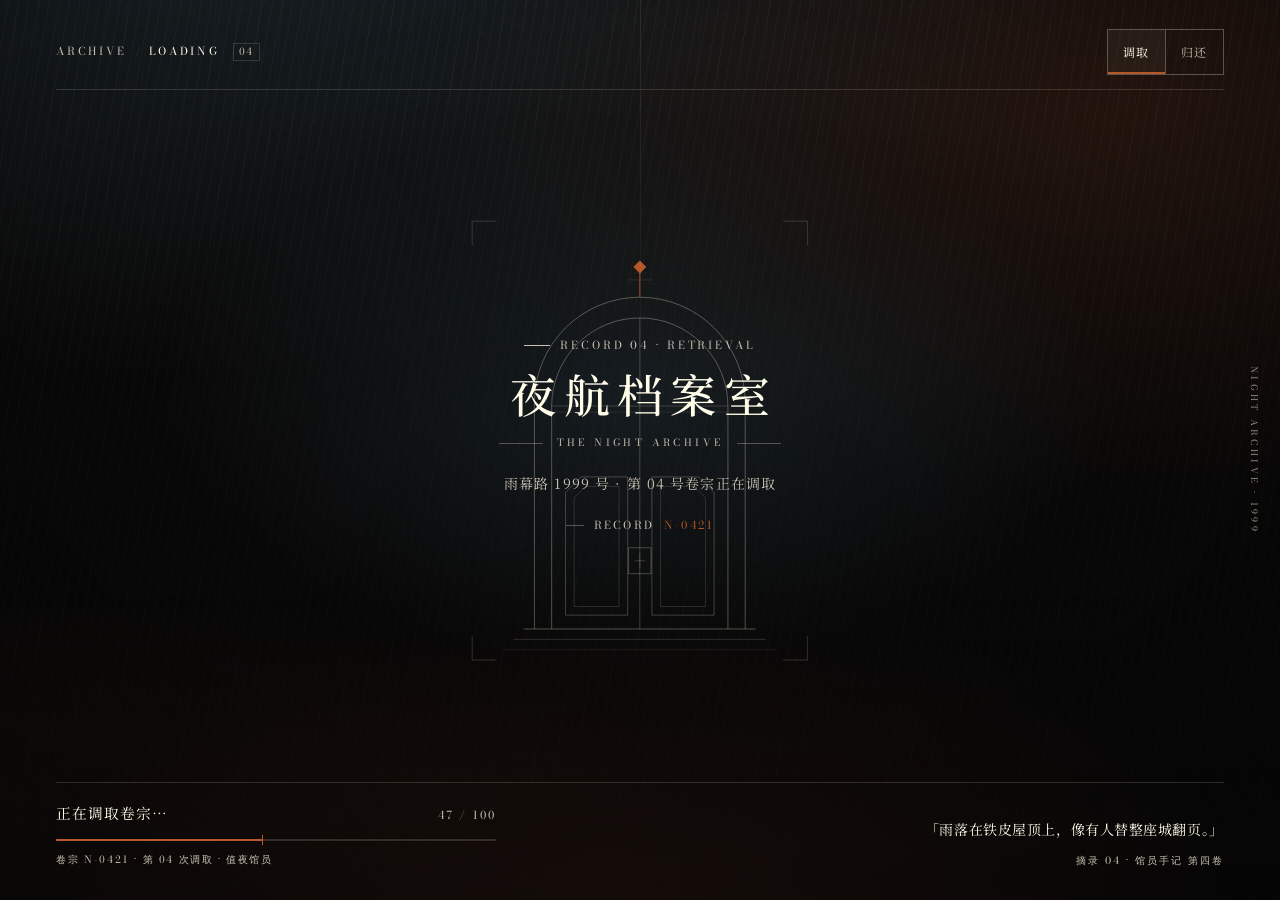
<file: templates/loading.html>
<!DOCTYPE html>
<html lang="zh-CN" data-theme="dark" data-accent="rust" data-density="standard" data-motion="full">
<head>
<meta charset="utf-8">
<meta name="viewport" content="width=device-width, initial-scale=1">
<title>夜航档案室 · 加载界面</title>
<link rel="preconnect" href="https://fonts.googleapis.com">
<link rel="preconnect" href="https://fonts.gstatic.com" crossorigin>
<link href="https://fonts.googleapis.com/css2?family=Bodoni+Moda:ital,wght@0,400..700;1,400..600&family=Noto+Serif+SC:wght@400;500;700&display=swap" rel="stylesheet">
<link rel="stylesheet" href="../assets/reverse1999.css">
<link rel="stylesheet" href="../assets/loading.css">
</head>
<body class="r99 ld-page">

<div class="r99-atmos" aria-hidden="true"></div>
<div class="r99-rain" aria-hidden="true"></div>
<div class="r99-grain" aria-hidden="true"></div>
<div class="r99-vignette" aria-hidden="true"></div>

<main class="ld-stage" id="ld-stage">

  <div class="ld-ground" aria-hidden="true">
    <div class="ld-halftone"></div>
    <div class="ld-door-wrap">
      <div class="ld-door">
        <svg viewBox="0 0 400 520" fill="none" aria-hidden="true" focusable="false">
          <g stroke="currentColor" stroke-width="1">
            <!-- 角花 -->
            <path d="M6 34V6h28" opacity=".55"/>
            <path d="M366 6h28v28" opacity=".55"/>
            <path d="M394 486v28h-28" opacity=".55"/>
            <path d="M34 514H6v-28" opacity=".55"/>

            <!-- 虚线外拱、双层门拱 -->
            <path d="M64 478V214a136 136 0 0 1 272 0v264" stroke-dasharray="1 11" opacity=".4"/>
            <path d="M78 478V216a122 122 0 0 1 244 0v262"/>
            <path d="M98 478V220a102 102 0 0 1 204 0v258"/>

            <!-- 门缝与横档 -->
            <path d="M200 118v360" opacity=".7"/>
            <path d="M98 220h204" opacity=".6"/>
            <path d="M98 227h204" opacity=".3"/>

            <!-- 门槛 -->
            <path d="M66 478h268"/>
            <path d="M54 490h292" opacity=".5"/>
            <path d="M42 502h316" opacity=".25"/>

            <!-- 门扇切角 -->
            <path d="M114 320l18-18h54v160h-72z" opacity=".75"/>
            <path d="M124 326l13-13h39v139h-52z" opacity=".45"/>
            <path d="M286 320l-18-18h-54v160h72z" opacity=".75"/>
            <path d="M276 326l-13-13h-39v139h52z" opacity=".45"/>

            <!-- 门把 -->
            <path d="M187 384h26v30h-26z" opacity=".8"/>
            <path d="M200 390v18" opacity=".6"/>
            <path d="M194 399h12" opacity=".6"/>

            <!-- 顶部刻度 -->
            <path d="M186 74h28" opacity=".35"/>
            <path d="M192 66h16" opacity=".2"/>
          </g>
          <path class="ld-door__accent" d="M200 58v36"/>
          <path class="ld-door__accent" d="M200 52l7 7-7 7-7-7z"/>
        </svg>
      </div>
    </div>
  </div>

  <header class="ld-top">
    <p class="ld-scene ld-eyebrow ld-anim-fade is-on" data-scene="load">
      <span>ARCHIVE</span>
      <span class="ld-eyebrow__slash" aria-hidden="true">/</span>
      <span class="ld-eyebrow__mode">LOADING</span>
      <span class="ld-eyebrow__no">04</span>
    </p>
    <p class="ld-scene ld-eyebrow ld-anim-fade" data-scene="return">
      <span>ARCHIVE</span>
      <span class="ld-eyebrow__slash" aria-hidden="true">/</span>
      <span class="ld-eyebrow__mode">RETURNING</span>
      <span class="ld-eyebrow__no">11</span>
    </p>

    <div class="ld-switch" role="group" aria-label="切换加载样张">
      <button class="ld-switch__btn" type="button" data-ld-state="load" aria-pressed="true">调取</button>
      <button class="ld-switch__btn" type="button" data-ld-state="return" aria-pressed="false">归还</button>
    </div>
  </header>

  <div class="ld-scene ld-center ld-anim-fade is-on" data-scene="load">
    <p class="ld-kicker">RECORD 04 · RETRIEVAL</p>
    <h1 class="ld-title ld-anim-rise ld-d1">夜航档案室</h1>
    <p class="ld-en ld-anim-fade ld-d2">THE NIGHT ARCHIVE</p>
    <p class="ld-sub ld-anim-fade ld-d2">雨幕路 1999 号 · 第 04 号卷宗正在调取</p>
    <p class="ld-record ld-anim-fade ld-d3">
      <span class="ld-record__label">RECORD</span>
      <span class="ld-record__no">N-0421</span>
    </p>
  </div>

  <div class="ld-scene ld-center" data-scene="return">
    <p class="ld-kicker">BATCH 11 · RE-ENTRY</p>
    <h1 class="ld-title ld-anim-rise ld-d1">返回档案室</h1>
    <p class="ld-en ld-anim-fade ld-d2">RETURN TO ARCHIVE</p>
    <p class="ld-sub ld-anim-fade ld-d2">第 11 批归还卷宗已到门厅，正在核验</p>
    <p class="ld-record ld-anim-fade ld-d3">
      <span class="ld-record__label">RECORD</span>
      <span class="ld-record__no">N-0409</span>
    </p>
  </div>

  <footer class="ld-scene ld-bottom is-on" data-scene="load">
    <div class="ld-status ld-anim-rise ld-d2">
      <div class="ld-status__head">
        <span class="ld-status__text">正在调取卷宗…</span>
        <span class="ld-status__count">47 / 100</span>
      </div>
      <div class="ld-progress" role="progressbar" aria-label="卷宗调取进度" aria-valuemin="0" aria-valuemax="100" aria-valuenow="47">
        <span class="ld-progress__fill"></span>
      </div>
      <p class="ld-status__meta">卷宗 N-0421 · 第 04 次调取 · 值夜馆员</p>
    </div>
    <blockquote class="ld-quote ld-anim-rise ld-d3">
      <p>「雨落在铁皮屋顶上，像有人替整座城翻页。」</p>
      <cite>摘录 04 · 馆员手记 第四卷</cite>
    </blockquote>
  </footer>

  <footer class="ld-scene ld-bottom" data-scene="return">
    <div class="ld-status ld-anim-rise ld-d2">
      <div class="ld-status__head">
        <span class="ld-status__text">正在核验归还的卷宗…</span>
        <span class="ld-status__count">72 / 100</span>
      </div>
      <div class="ld-progress" role="progressbar" aria-label="卷宗归还进度" aria-valuemin="0" aria-valuemax="100" aria-valuenow="72">
        <span class="ld-progress__fill"></span>
      </div>
      <p class="ld-status__meta">卷宗 N-0409 · 第 11 批归还 · 值夜馆员</p>
    </div>
    <blockquote class="ld-quote ld-anim-rise ld-d3">
      <p>「门在身后合上，记录才算真正开始。」</p>
      <cite>摘录 11 · 馆员手记 第九卷</cite>
    </blockquote>
  </footer>

  <span class="ld-side" aria-hidden="true">Night Archive · 1999</span>

</main>

<script>
(function () {
  "use strict";

  var stage = document.getElementById("ld-stage");
  if (!stage) return;

  var buttons = Array.prototype.slice.call(stage.querySelectorAll("[data-ld-state]"));
  var scenes = Array.prototype.slice.call(stage.querySelectorAll(".ld-scene"));

  function apply(state) {
    var returning = state === "return";
    stage.classList.toggle("is-return", returning);
    scenes.forEach(function (scene) {
      var on = scene.getAttribute("data-scene") === state;
      scene.classList.toggle("is-on", on);
    });
    buttons.forEach(function (btn) {
      btn.setAttribute("aria-pressed", String(btn.getAttribute("data-ld-state") === state));
    });
  }

  buttons.forEach(function (btn) {
    btn.addEventListener("click", function () {
      apply(btn.getAttribute("data-ld-state"));
    });
  });

  var params = new URLSearchParams(window.location.search);
  if (params.get("state") === "return" || window.location.hash === "#return") {
    apply("return");
  }
})();
</script>
</body>
</html>
</file>
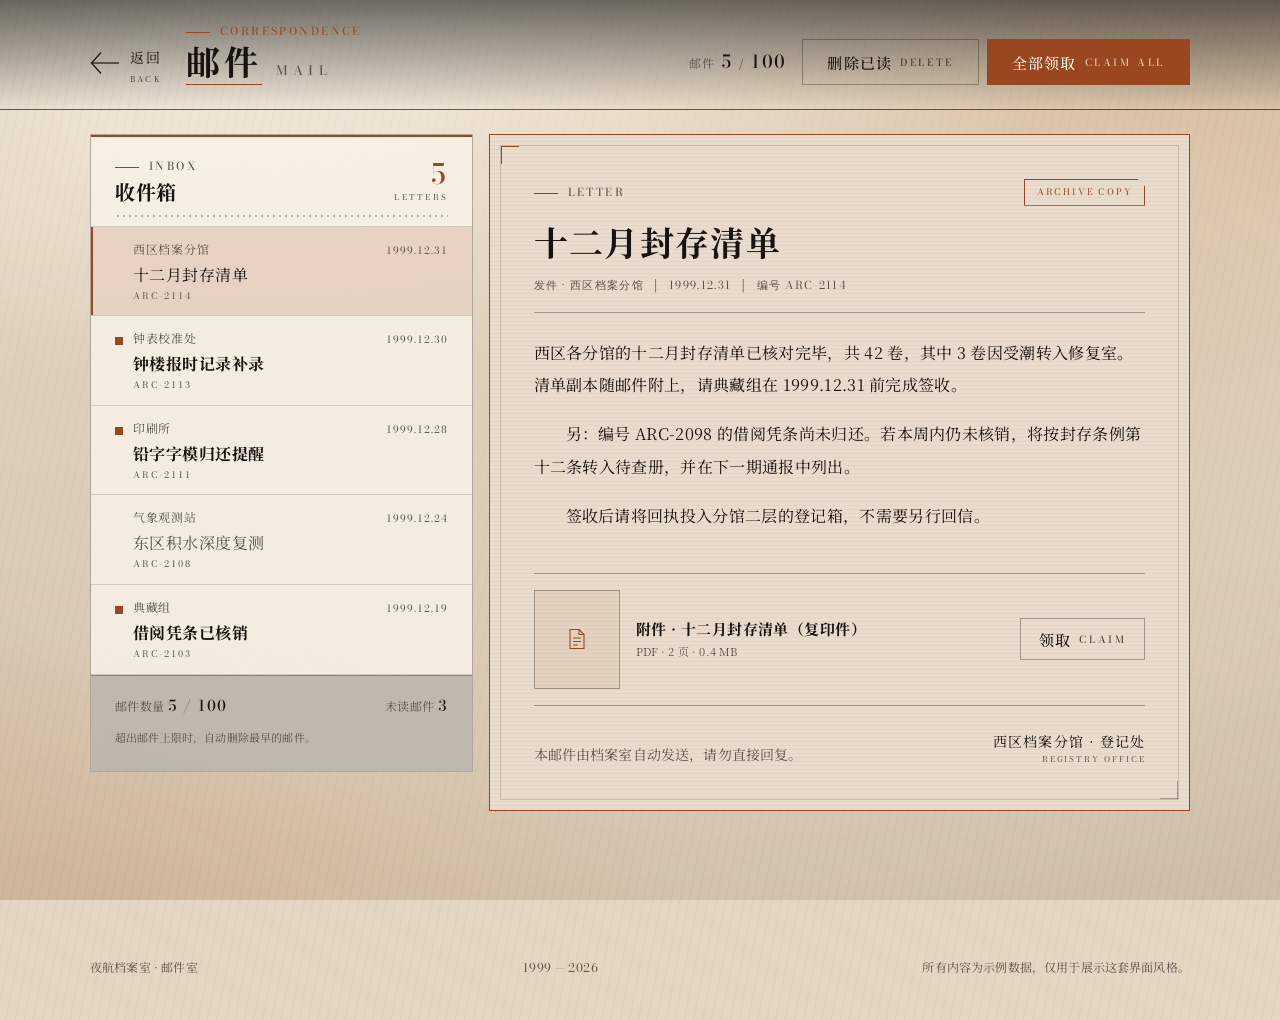
<file: templates/mail.html>
<!DOCTYPE html>
<html lang="zh-CN" data-theme="dark" data-accent="rust" data-density="standard" data-motion="full">
<head>
<meta charset="utf-8">
<meta name="viewport" content="width=device-width, initial-scale=1, viewport-fit=cover">
<meta name="theme-color" content="#0b0a09">
<title>邮件 · 夜航档案室</title>
<link rel="preconnect" href="https://fonts.googleapis.com">
<link rel="preconnect" href="https://fonts.gstatic.com" crossorigin>
<link href="https://fonts.googleapis.com/css2?family=Bodoni+Moda:ital,wght@0,400..700;1,400..600&family=Noto+Serif+SC:wght@400;500;700&display=swap" rel="stylesheet">
<link rel="stylesheet" href="../assets/reverse1999.css">
<link rel="stylesheet" href="../assets/mail.css">
</head>
<body class="r99">

<div class="r99-atmos" aria-hidden="true"></div>
<div class="r99-rain" aria-hidden="true"></div>
<div class="r99-grain" aria-hidden="true"></div>
<div class="r99-vignette" aria-hidden="true"></div>

<a class="r99-skip" href="#main">跳到正文</a>

<header class="r99-mail__bar">
  <div class="r99-shell r99-mail__bar-inner">
    <a class="r99-mail__back" href="library.html" aria-label="返回档案库">
      <svg viewBox="0 0 30 26" fill="none" aria-hidden="true" focusable="false">
        <path d="M11 2.5 1.5 13 11 23.5" stroke="currentColor" stroke-width="1.2"></path>
        <path d="M1.5 13H29" stroke="currentColor" stroke-width="1.2"></path>
      </svg>
      <span>
        <span class="r99-mail__back-zh">返回</span>
        <span class="r99-mail__back-en">Back</span>
      </span>
    </a>

    <div class="r99-mail__ident">
      <span class="r99-kicker r99-kicker--accent">Correspondence</span>
      <h1 class="r99-mail__title">
        <span class="r99-mail__title-zh">邮件</span>
        <span class="r99-mail__title-en">Mail</span>
      </h1>
    </div>

    <div class="r99-mail__bulk">
      <span class="r99-mail__total">邮件 <b>5</b> / <b>100</b></span>
      <button class="r99-btn" type="button" data-r99-toast="已删除 2 封已读邮件（示例）">删除已读<span class="r99-btn__en">Delete</span></button>
      <button class="r99-btn r99-btn--primary" type="button" data-r99-toast="已领取全部附件（示例）">全部领取<span class="r99-btn__en">Claim all</span></button>
    </div>
  </div>
</header>

<main id="main" class="r99-main">
  <div class="r99-shell">
    <div class="r99-mail">

      <section class="r99-mail__listpane" aria-labelledby="inbox-title">
        <div class="r99-mail__listhead">
          <div>
            <span class="r99-kicker">Inbox</span>
            <h2 class="r99-h3" id="inbox-title">收件箱</h2>
          </div>
          <span class="r99-mail__listcount"><b>5</b><span class="r99-mail__listcount-en">Letters</span></span>
        </div>
        <div class="r99-mail__dots" aria-hidden="true"></div>

        <ul class="r99-mail__list">
          <li>
            <a class="r99-mail__item" href="#m-2114" data-mail-link aria-current="true">
              <span class="r99-mail__mark" aria-hidden="true"></span>
              <span class="r99-mail__item-top">
                <span class="r99-mail__from">西区档案分馆</span>
                <time class="r99-mail__date" datetime="1999-12-31">1999.12.31</time>
              </span>
              <span class="r99-mail__subject">十二月封存清单</span>
              <span class="r99-mail__ref">ARC-2114</span>
            </a>
          </li>
          <li>
            <a class="r99-mail__item r99-mail__item--unread" href="#m-2113" data-mail-link>
              <span class="r99-mail__mark r99-unread" aria-hidden="true"></span>
              <span class="r99-mail__item-top">
                <span class="r99-mail__from">钟表校准处</span>
                <time class="r99-mail__date" datetime="1999-12-30">1999.12.30</time>
              </span>
              <span class="r99-mail__subject">钟楼报时记录补录<span class="r99-hide">（未读）</span></span>
              <span class="r99-mail__ref">ARC-2113</span>
            </a>
          </li>
          <li>
            <a class="r99-mail__item r99-mail__item--unread" href="#m-2111" data-mail-link>
              <span class="r99-mail__mark r99-unread" aria-hidden="true"></span>
              <span class="r99-mail__item-top">
                <span class="r99-mail__from">印刷所</span>
                <time class="r99-mail__date" datetime="1999-12-28">1999.12.28</time>
              </span>
              <span class="r99-mail__subject">铅字字模归还提醒<span class="r99-hide">（未读）</span></span>
              <span class="r99-mail__ref">ARC-2111</span>
            </a>
          </li>
          <li>
            <a class="r99-mail__item" href="#m-2108" data-mail-link>
              <span class="r99-mail__mark" aria-hidden="true"></span>
              <span class="r99-mail__item-top">
                <span class="r99-mail__from">气象观测站</span>
                <time class="r99-mail__date" datetime="1999-12-24">1999.12.24</time>
              </span>
              <span class="r99-mail__subject">东区积水深度复测</span>
              <span class="r99-mail__ref">ARC-2108</span>
            </a>
          </li>
          <li>
            <a class="r99-mail__item r99-mail__item--unread" href="#m-2103" data-mail-link>
              <span class="r99-mail__mark r99-unread" aria-hidden="true"></span>
              <span class="r99-mail__item-top">
                <span class="r99-mail__from">典藏组</span>
                <time class="r99-mail__date" datetime="1999-12-19">1999.12.19</time>
              </span>
              <span class="r99-mail__subject">借阅凭条已核销<span class="r99-hide">（未读）</span></span>
              <span class="r99-mail__ref">ARC-2103</span>
            </a>
          </li>
        </ul>

        <footer class="r99-mail__listfoot">
          <div class="r99-mail__stats">
            <span>邮件数量 <b>5 / 100</b></span>
            <span>未读邮件 <b>3</b></span>
          </div>
          <p class="r99-note">超出邮件上限时，自动删除最早的邮件。</p>
        </footer>
      </section>

      <section class="r99-mail__readpane" aria-label="邮件正文">
        <article class="r99-panel r99-panel--paper r99-mail__read" id="m-2114" data-mail-pane aria-labelledby="m-2114-title">
          <header class="r99-mail__readhead">
            <div class="r99-mail__readtop">
              <span class="r99-kicker r99-kicker--accent">Letter</span>
              <span class="r99-mail__badge r99-cut" aria-hidden="true">Archive copy</span>
            </div>
            <h2 class="r99-mail__subject-lg" id="m-2114-title">十二月封存清单</h2>
            <div class="r99-meta r99-mail__meta">
              <span>发件 · 西区档案分馆</span>
              <time datetime="1999-12-31">1999.12.31</time>
              <span>编号 ARC-2114</span>
            </div>
          </header>
          <div class="r99-mail__body">
            <p>西区各分馆的十二月封存清单已核对完毕，共 42 卷，其中 3 卷因受潮转入修复室。清单副本随邮件附上，请典藏组在 1999.12.31 前完成签收。</p>
            <p>另：编号 ARC-2098 的借阅凭条尚未归还。若本周内仍未核销，将按封存条例第十二条转入待查册，并在下一期通报中列出。</p>
            <p>签收后请将回执投入分馆二层的登记箱，不需要另行回信。</p>
          </div>
          <section class="r99-mail__attach" aria-labelledby="m-2114-att">
            <span class="r99-mail__attach-icon" aria-hidden="true">
              <svg viewBox="0 0 24 24" fill="none" focusable="false">
                <path d="M5 2.5h9l5 5v14H5z" stroke="currentColor" stroke-width="1.1"></path>
                <path d="M14 2.5v5h5M8 11h8M8 14.5h8M8 18h5" stroke="currentColor" stroke-width="1.1"></path>
              </svg>
            </span>
            <div class="r99-mail__attach-text">
              <h3 id="m-2114-att">附件 · 十二月封存清单（复印件）</h3>
              <p>PDF · 2 页 · 0.4 MB</p>
            </div>
            <button class="r99-btn" type="button" data-r99-toast="已领取附件：十二月封存清单">领取<span class="r99-btn__en">Claim</span></button>
          </section>
          <footer class="r99-mail__sign">
            <p class="r99-note">本邮件由档案室自动发送，请勿直接回复。</p>
            <p class="r99-mail__signature">西区档案分馆 · 登记处<span>Registry office</span></p>
          </footer>
        </article>

        <article class="r99-panel r99-panel--paper r99-mail__read" id="m-2113" data-mail-pane aria-labelledby="m-2113-title" hidden>
          <header class="r99-mail__readhead">
            <div class="r99-mail__readtop">
              <span class="r99-kicker r99-kicker--accent">Letter</span>
              <span class="r99-mail__badge r99-cut" aria-hidden="true">Archive copy</span>
            </div>
            <h2 class="r99-mail__subject-lg" id="m-2113-title">钟楼报时记录补录</h2>
            <div class="r99-meta r99-mail__meta">
              <span>发件 · 钟表校准处</span>
              <time datetime="1999-12-30">1999.12.30</time>
              <span>编号 ARC-2113</span>
            </div>
          </header>
          <div class="r99-mail__body">
            <p>十二月三十日的报时记录缺 18:00 一班。值班员已在现场核对齿轮刻度，补录值为 17:58:40，误差 80 秒。</p>
            <p>补录页需要两名经手人签字，请在收到邮件后回传扫描件。原件暂存钟楼值班室，保留至下月校准日。</p>
          </div>
          <section class="r99-mail__attach" aria-labelledby="m-2113-att">
            <span class="r99-mail__attach-icon" aria-hidden="true">
              <svg viewBox="0 0 24 24" fill="none" focusable="false">
                <path d="M5 2.5h9l5 5v14H5z" stroke="currentColor" stroke-width="1.1"></path>
                <path d="M14 2.5v5h5M8 11h8M8 14.5h8M8 18h5" stroke="currentColor" stroke-width="1.1"></path>
              </svg>
            </span>
            <div class="r99-mail__attach-text">
              <h3 id="m-2113-att">附件 · 钟楼报时补录页</h3>
              <p>扫描件 · PDF · 1 页 · 0.2 MB</p>
            </div>
            <button class="r99-btn" type="button" data-r99-toast="已领取附件：钟楼报时补录页">领取<span class="r99-btn__en">Claim</span></button>
          </section>
          <footer class="r99-mail__sign">
            <p class="r99-note">补录页签字后归入钟表校准卷宗。</p>
            <p class="r99-mail__signature">钟表校准处 · 值班室<span>Calibration room</span></p>
          </footer>
        </article>

        <article class="r99-panel r99-panel--paper r99-mail__read" id="m-2111" data-mail-pane aria-labelledby="m-2111-title" hidden>
          <header class="r99-mail__readhead">
            <div class="r99-mail__readtop">
              <span class="r99-kicker r99-kicker--accent">Letter</span>
              <span class="r99-mail__badge r99-cut" aria-hidden="true">Archive copy</span>
            </div>
            <h2 class="r99-mail__subject-lg" id="m-2111-title">铅字字模归还提醒</h2>
            <div class="r99-meta r99-mail__meta">
              <span>发件 · 印刷所</span>
              <time datetime="1999-12-28">1999.12.28</time>
              <span>编号 ARC-2111</span>
            </div>
          </header>
          <div class="r99-mail__body">
            <p>本月借出的 12 号铅字字模共 6 枚，归还期限为 1999.12.29。逾期未还的，印刷所将暂停下一次排印申请。</p>
            <p>若字模已交回，请忽略本提醒；若遗失，请附情况说明并到印刷所登记，以便重新浇铸。</p>
          </div>
          <section class="r99-mail__attach" aria-labelledby="m-2111-att">
            <span class="r99-mail__attach-icon" aria-hidden="true">
              <svg viewBox="0 0 24 24" fill="none" focusable="false">
                <path d="M5 2.5h9l5 5v14H5z" stroke="currentColor" stroke-width="1.1"></path>
                <path d="M14 2.5v5h5M8 11h8M8 14.5h8M8 18h5" stroke="currentColor" stroke-width="1.1"></path>
              </svg>
            </span>
            <div class="r99-mail__attach-text">
              <h3 id="m-2111-att">附件 · 铅字字模借出登记表</h3>
              <p>JPG · 1 张 · 0.8 MB</p>
            </div>
            <button class="r99-btn" type="button" data-r99-toast="已领取附件：铅字字模借出登记表">领取<span class="r99-btn__en">Claim</span></button>
          </section>
          <footer class="r99-mail__sign">
            <p class="r99-note">归还时请当面点清枚数，不接受邮寄。</p>
            <p class="r99-mail__signature">印刷所 · 排字间<span>Composing room</span></p>
          </footer>
        </article>

        <article class="r99-panel r99-panel--paper r99-mail__read" id="m-2108" data-mail-pane aria-labelledby="m-2108-title" hidden>
          <header class="r99-mail__readhead">
            <div class="r99-mail__readtop">
              <span class="r99-kicker r99-kicker--accent">Letter</span>
              <span class="r99-mail__badge r99-cut" aria-hidden="true">Archive copy</span>
            </div>
            <h2 class="r99-mail__subject-lg" id="m-2108-title">东区积水深度复测</h2>
            <div class="r99-meta r99-mail__meta">
              <span>发件 · 气象观测站</span>
              <time datetime="1999-12-24">1999.12.24</time>
              <span>编号 ARC-2108</span>
            </div>
          </header>
          <div class="r99-mail__body">
            <p>东区排水沟复测于 12 月 24 日完成，最深 0.42 米，较上次下降 0.07 米。附图为三处测点的水位刻度。</p>
            <p>建议在下一场降雨前清理 3 号测点上游的落叶堆积。清理记录请并入本卷宗的后续页，不再单独建档。</p>
          </div>
          <section class="r99-mail__attach" aria-labelledby="m-2108-att">
            <span class="r99-mail__attach-icon" aria-hidden="true">
              <svg viewBox="0 0 24 24" fill="none" focusable="false">
                <path d="M5 2.5h9l5 5v14H5z" stroke="currentColor" stroke-width="1.1"></path>
                <path d="M14 2.5v5h5M8 11h8M8 14.5h8M8 18h5" stroke="currentColor" stroke-width="1.1"></path>
              </svg>
            </span>
            <div class="r99-mail__attach-text">
              <h3 id="m-2108-att">附件 · 东区测点水位记录</h3>
              <p>PDF · 3 页 · 0.6 MB</p>
            </div>
            <button class="r99-btn" type="button" data-r99-toast="已领取附件：东区测点水位记录">领取<span class="r99-btn__en">Claim</span></button>
          </section>
          <footer class="r99-mail__sign">
            <p class="r99-note">下次复测定于 2000.01.07，遇雨顺延。</p>
            <p class="r99-mail__signature">气象观测站 · 东区分站<span>East station</span></p>
          </footer>
        </article>

        <article class="r99-panel r99-panel--paper r99-mail__read" id="m-2103" data-mail-pane aria-labelledby="m-2103-title" hidden>
          <header class="r99-mail__readhead">
            <div class="r99-mail__readtop">
              <span class="r99-kicker r99-kicker--accent">Letter</span>
              <span class="r99-mail__badge r99-cut" aria-hidden="true">Archive copy</span>
            </div>
            <h2 class="r99-mail__subject-lg" id="m-2103-title">借阅凭条已核销</h2>
            <div class="r99-meta r99-mail__meta">
              <span>发件 · 典藏组</span>
              <time datetime="1999-12-19">1999.12.19</time>
              <span>编号 ARC-2103</span>
            </div>
          </header>
          <div class="r99-mail__body">
            <p>ARC-2098 的借阅凭条已于 1999.12.19 核销，所借《雨幕路街区图》第三册完好归还，无缺页与批注。</p>
            <p>该卷宗已恢复为可借阅状态，保留期限至 2000.01.31。如需再次调阅，请重新填写凭条。</p>
          </div>
          <section class="r99-mail__attach" aria-labelledby="m-2103-att">
            <span class="r99-mail__attach-icon" aria-hidden="true">
              <svg viewBox="0 0 24 24" fill="none" focusable="false">
                <path d="M5 2.5h9l5 5v14H5z" stroke="currentColor" stroke-width="1.1"></path>
                <path d="M14 2.5v5h5M8 11h8M8 14.5h8M8 18h5" stroke="currentColor" stroke-width="1.1"></path>
              </svg>
            </span>
            <div class="r99-mail__attach-text">
              <h3 id="m-2103-att">附件 · 借阅凭条存根</h3>
              <p>JPG · 1 张 · 0.3 MB</p>
            </div>
            <button class="r99-btn" type="button" data-r99-toast="已领取附件：借阅凭条存根">领取<span class="r99-btn__en">Claim</span></button>
          </section>
          <footer class="r99-mail__sign">
            <p class="r99-note">存根与凭条原件一并归入借阅册。</p>
            <p class="r99-mail__signature">典藏组 · 借阅台<span>Reading desk</span></p>
          </footer>
        </article>
      </section>

    </div>
  </div>
</main>

<footer class="r99-foot">
  <div class="r99-shell">
    <div class="r99-foot__row">
      <span>夜航档案室 · 邮件室</span>
      <span class="r99-num">1999 — 2026</span>
      <span>所有内容为示例数据，仅用于展示这套界面风格。</span>
    </div>
  </div>
</footer>

<script src="../assets/fx.js"></script>
<script>
(function () {
  "use strict";
  var links = Array.prototype.slice.call(document.querySelectorAll("[data-mail-link]"));
  var panes = Array.prototype.slice.call(document.querySelectorAll("[data-mail-pane]"));

  function select(id, moveFocus) {
    var pane = document.getElementById(id);
    if (!pane) return;
    panes.forEach(function (item) {
      item.hidden = item !== pane;
    });
    links.forEach(function (link) {
      if (link.getAttribute("href") === "#" + id) {
        link.setAttribute("aria-current", "true");
      } else {
        link.removeAttribute("aria-current");
      }
    });
    if (moveFocus) {
      var title = pane.querySelector("h2");
      if (title) {
        title.setAttribute("tabindex", "-1");
        title.focus({ preventScroll: true });
      }
    }
  }

  links.forEach(function (link) {
    link.addEventListener("click", function (event) {
      event.preventDefault();
      var id = link.getAttribute("href").slice(1);
      select(id, true);
      if (window.history && history.replaceState) {
        history.replaceState(null, "", "#" + id);
      }
    });
  });
})();
</script>
</body>
</html>
</file>
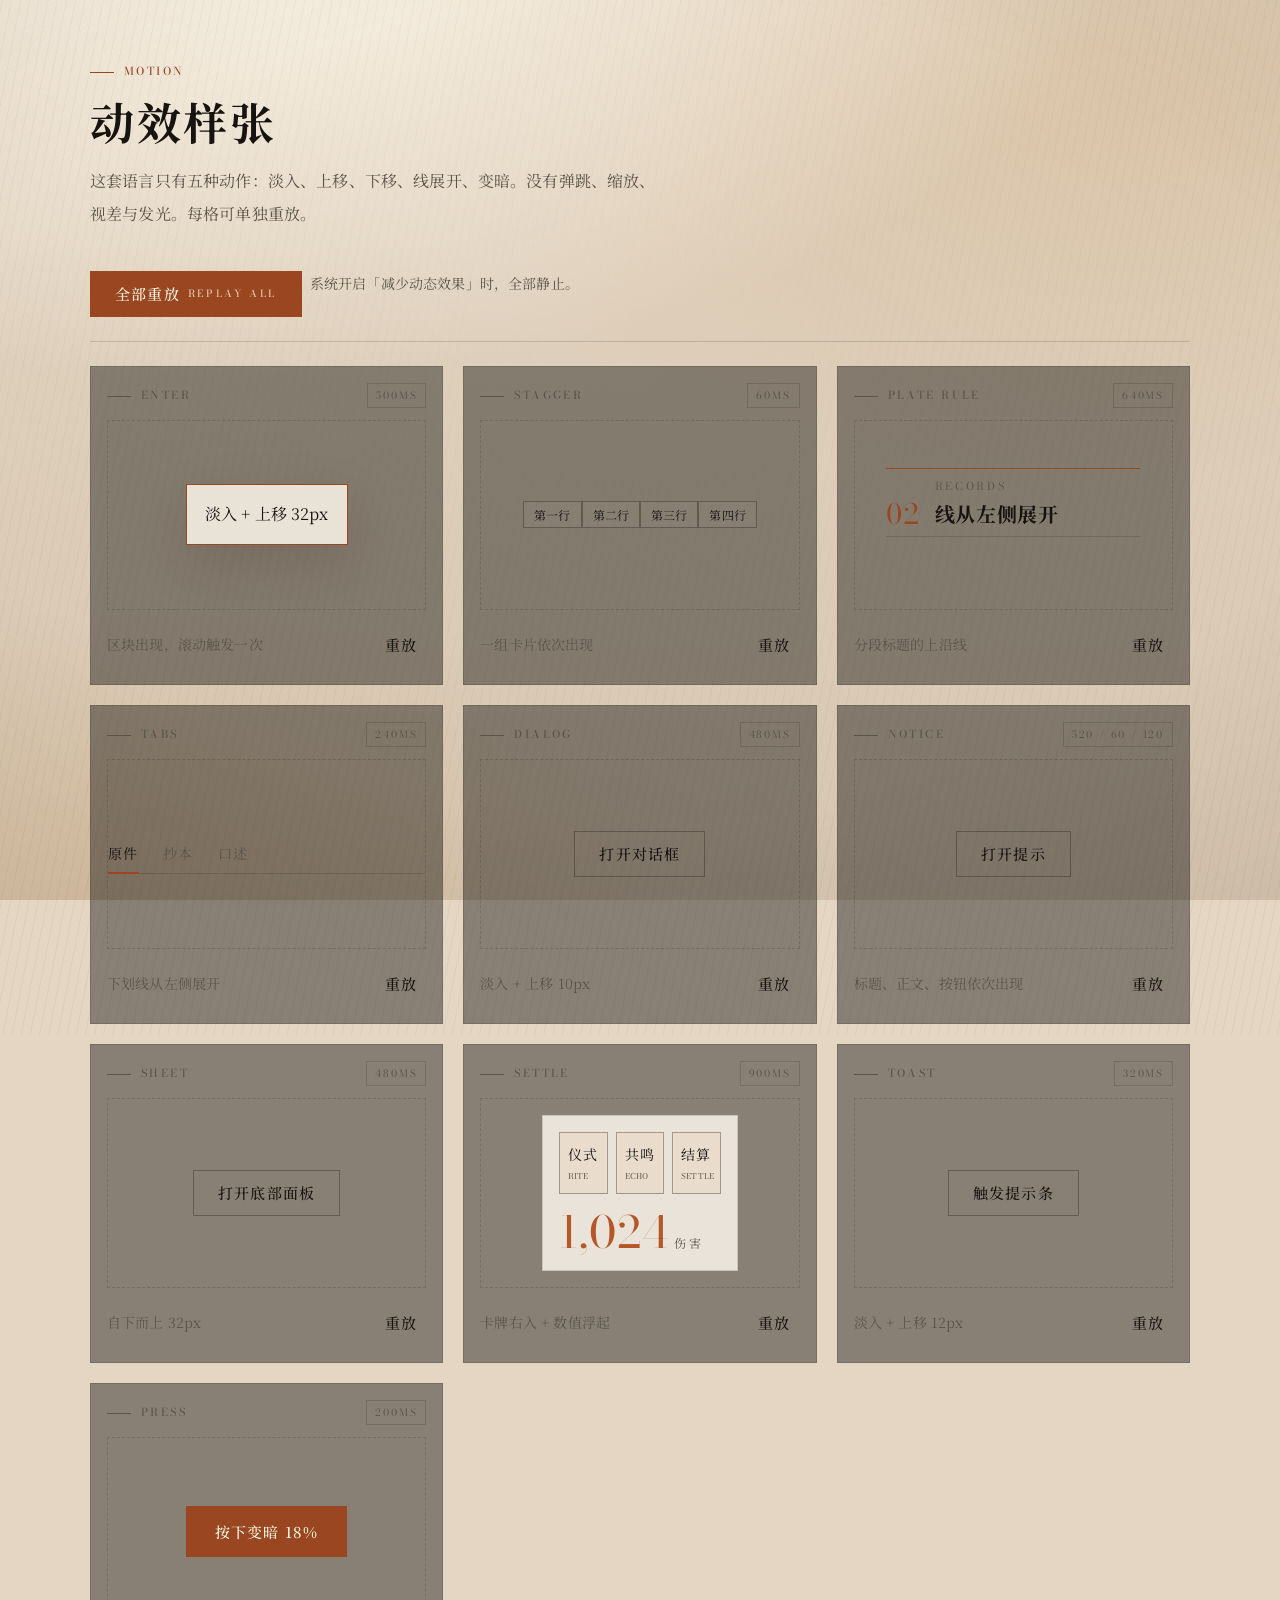
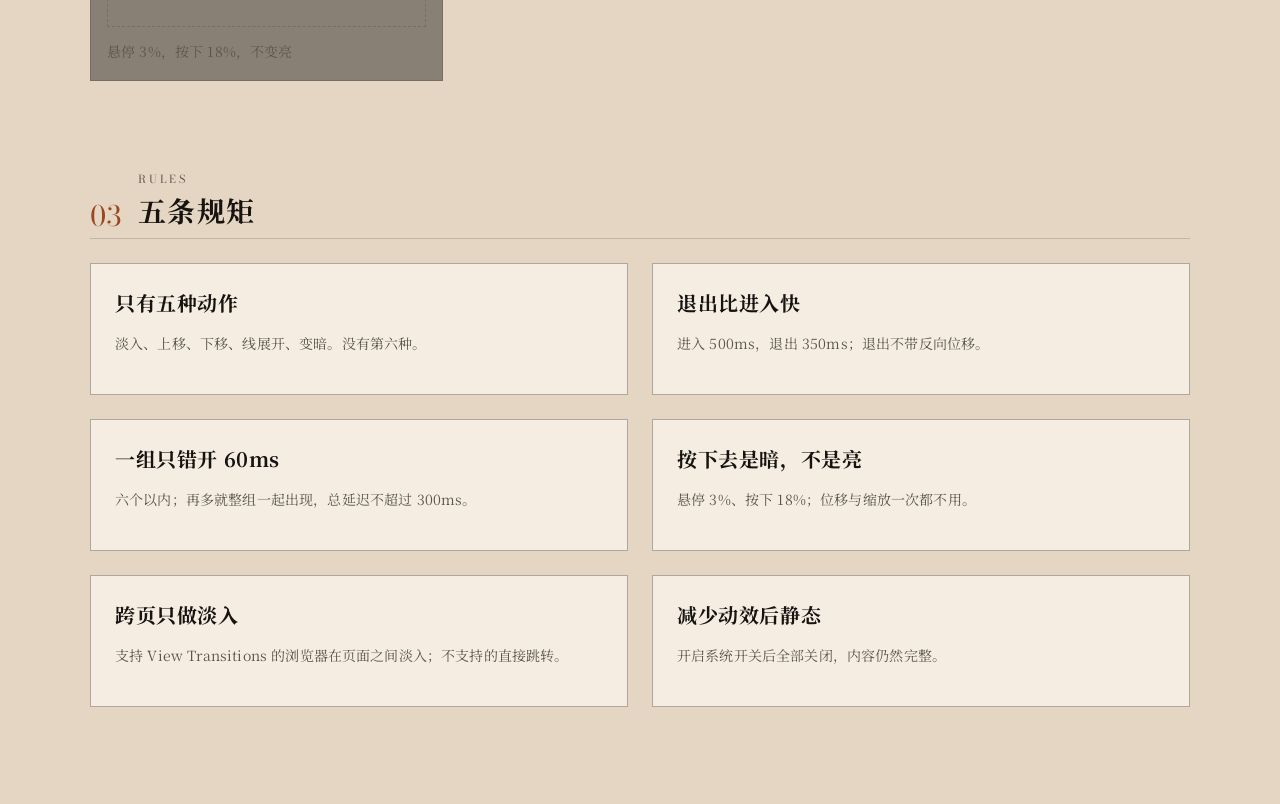
<file: templates/motion.html>
<!DOCTYPE html>
<html lang="zh-CN" data-theme="dark" data-accent="rust" data-density="standard" data-motion="full">
<head>
<meta charset="utf-8">
<meta name="viewport" content="width=device-width, initial-scale=1">
<title>动效样张 · reverse1999-ui</title>
<link rel="preconnect" href="https://fonts.googleapis.com">
<link rel="preconnect" href="https://fonts.gstatic.com" crossorigin>
<link href="https://fonts.googleapis.com/css2?family=Bodoni+Moda:wght@400..700&family=Noto+Serif+SC:wght@400;500;700&display=swap" rel="stylesheet">
<link rel="stylesheet" href="../assets/reverse1999.css">
<style>
  .motion-grid { display: grid; grid-template-columns: repeat(3, minmax(0, 1fr)); gap: 20px; padding: 24px 0; }
  .tile { border: 1px solid var(--r99-line); background: rgba(0,0,0,.4); padding: 16px; display: flex; flex-direction: column; gap: 12px; }
  .tile__head { display: flex; justify-content: space-between; align-items: baseline; gap: 8px; }
  .tile__stage { position: relative; height: 190px; display: flex; align-items: center; justify-content: center; overflow: hidden; border: 1px dashed var(--r99-line); }
  .tile__foot { display: flex; justify-content: space-between; align-items: center; }
  .demo-plate { width: 80%; }
  @keyframes demo-line { from { transform: scaleX(0); } to { transform: scaleX(1); } }
  .demo-plate::before { display: none; }
  .demo-line {
    position: absolute;
    left: 0; top: 0;
    width: 100%; height: 1px;
    background: var(--r99-accent);
    transform-origin: left center;
    transform: scaleX(1);
  }
  .demo-plate.play::before { animation: demo-line 640ms var(--r99-ease-enter) both; }
  .demo-line--tab { top: auto; bottom: -1px; height: 2px; }
  .demo-tabs { width: 100%; }
  @media (max-width: 980px) { .motion-grid { grid-template-columns: 1fr; } }
</style>
</head>
<body class="r99">

<div class="r99-atmos" aria-hidden="true"></div>
<div class="r99-rain" aria-hidden="true"></div>
<div class="r99-grain" aria-hidden="true"></div>
<div class="r99-vignette" aria-hidden="true"></div>

<main class="r99-main">
  <div class="r99-shell">
    <header class="r99-article__head">
      <span class="r99-kicker r99-kicker--accent">Motion</span>
      <h1 class="r99-article__title" style="font-size:44px">动效样张</h1>
      <p class="r99-lead" style="max-width:36em">这套语言只有五种动作：淡入、上移、下移、线展开、变暗。没有弹跳、缩放、视差与发光。每格可单独重放。</p>
      <div class="r99-actions">
        <button class="r99-btn r99-btn--primary" id="replay-all">全部重放<span class="r99-btn__en">Replay all</span></button>
        <span class="r99-note">系统开启「减少动态效果」时，全部静止。</span>
      </div>
    </header>

    <div class="motion-grid">
      <div class="tile">
        <div class="tile__head"><span class="r99-kicker">Enter</span><span class="r99-tag">500ms</span></div>
        <div class="tile__stage"><div class="r99-panel demo-enter" style="padding:14px 18px">淡入 + 上移 32px</div></div>
        <div class="tile__foot"><span class="r99-note">区块出现，滚动触发一次</span><button class="r99-btn r99-btn--quiet" data-replay="demo-enter">重放</button></div>
      </div>

      <div class="tile">
        <div class="tile__head"><span class="r99-kicker">Stagger</span><span class="r99-tag">60ms</span></div>
        <div class="tile__stage stagger demo-stagger">
          <span class="r99-chip">第一行</span><span class="r99-chip">第二行</span><span class="r99-chip">第三行</span><span class="r99-chip">第四行</span>
        </div>
        <div class="tile__foot"><span class="r99-note">一组卡片依次出现</span><button class="r99-btn r99-btn--quiet" data-replay="demo-stagger">重放</button></div>
      </div>

      <div class="tile">
        <div class="tile__head"><span class="r99-kicker">Plate rule</span><span class="r99-tag">640ms</span></div>
        <div class="tile__stage">
          <div class="r99-plate demo-plate" data-r99-skip><span class="demo-line" aria-hidden="true"></span><span class="r99-plate__no">02</span><span class="r99-plate__text"><span class="r99-plate__en">Records</span><span class="r99-h3">线从左侧展开</span></span></div>
        </div>
        <div class="tile__foot"><span class="r99-note">分段标题的上沿线</span><button class="r99-btn r99-btn--quiet" data-replay="demo-plate">重放</button></div>
      </div>

      <div class="tile">
        <div class="tile__head"><span class="r99-kicker">Tabs</span><span class="r99-tag">240ms</span></div>
        <div class="tile__stage">
          <ul class="r99-tabs demo-tabs" role="tablist" data-r99-tabs>
            <li role="presentation"><button role="tab" id="mt1" aria-controls="mp1" aria-selected="true">原件<span class="demo-line demo-line--tab" aria-hidden="true"></span></button></li>
            <li role="presentation"><button role="tab" id="mt2" aria-controls="mp2" aria-selected="false" tabindex="-1">抄本</button></li>
            <li role="presentation"><button role="tab" id="mt3" aria-controls="mp3" aria-selected="false" tabindex="-1">口述</button></li>
          </ul>
          <div id="mp1" role="tabpanel" aria-labelledby="mt1" hidden style="position:absolute;bottom:10px;left:0;right:0;text-align:center"></div>
        </div>
        <div class="tile__foot"><span class="r99-note">下划线从左侧展开</span><button class="r99-btn r99-btn--quiet" data-replay="demo-tabs">重放</button></div>
      </div>

      <div class="tile">
        <div class="tile__head"><span class="r99-kicker">Dialog</span><span class="r99-tag">480ms</span></div>
        <div class="tile__stage"><button class="r99-btn" data-r99-open="dlg-motion">打开对话框</button></div>
        <div class="tile__foot"><span class="r99-note">淡入 + 上移 10px</span><button class="r99-btn r99-btn--quiet" data-replay="demo-dialog">重放</button></div>
      </div>

      <div class="tile">
        <div class="tile__head"><span class="r99-kicker">Notice</span><span class="r99-tag">520 / 60 / 120</span></div>
        <div class="tile__stage"><button class="r99-btn" data-r99-open="dlg-notice-motion">打开提示</button></div>
        <div class="tile__foot"><span class="r99-note">标题、正文、按钮依次出现</span><button class="r99-btn r99-btn--quiet" data-replay="demo-notice">重放</button></div>
      </div>

      <div class="tile">
        <div class="tile__head"><span class="r99-kicker">Sheet</span><span class="r99-tag">480ms</span></div>
        <div class="tile__stage"><button class="r99-btn" data-r99-open="sheet-motion">打开底部面板</button></div>
        <div class="tile__foot"><span class="r99-note">自下而上 32px</span><button class="r99-btn r99-btn--quiet" data-replay="demo-sheet">重放</button></div>
      </div>

      <div class="tile">
        <div class="tile__head"><span class="r99-kicker">Settle</span><span class="r99-tag">900ms</span></div>
        <div class="tile__stage">
          <div class="r99-settle" id="settle-demo">
            <div class="r99-settle__row">
              <div class="r99-settle__card" style="--i:0">仪式<span>Rite</span></div>
              <div class="r99-settle__card" style="--i:1">共鸣<span>Echo</span></div>
              <div class="r99-settle__card" style="--i:2">结算<span>Settle</span></div>
            </div>
            <div class="r99-settle__num">1,024<small>伤害</small></div>
          </div>
        </div>
        <div class="tile__foot"><span class="r99-note">卡牌右入 + 数值浮起</span><button class="r99-btn r99-btn--quiet" data-replay="demo-settle">重放</button></div>
      </div>
      <div class="tile">
        <div class="tile__head"><span class="r99-kicker">Toast</span><span class="r99-tag">320ms</span></div>
        <div class="tile__stage"><button class="r99-btn" data-r99-toast="这是一条提示，2.6 秒后消失">触发提示条</button></div>
        <div class="tile__foot"><span class="r99-note">淡入 + 上移 12px</span><button class="r99-btn r99-btn--quiet" data-replay="demo-toast">重放</button></div>
      </div>

      <div class="tile">
        <div class="tile__head"><span class="r99-kicker">Press</span><span class="r99-tag">200ms</span></div>
        <div class="tile__stage"><button class="r99-btn r99-btn--primary" style="padding:14px 28px">按下变暗 18%</button></div>
        <div class="tile__foot"><span class="r99-note">悬停 3%，按下 18%，不变亮</span></div>
      </div>
    </div>

    <section class="r99-section">
      <div class="r99-plate">
        <span class="r99-plate__no">03</span>
        <span class="r99-plate__text"><span class="r99-plate__en">Rules</span><span class="r99-h2">五条规矩</span></span>
      </div>
      <div class="r99-grid r99-grid--2">
        <div class="r99-panel r99-panel--quiet"><h3 class="r99-h3">只有五种动作</h3><p class="r99-note">淡入、上移、下移、线展开、变暗。没有第六种。</p></div>
        <div class="r99-panel r99-panel--quiet"><h3 class="r99-h3">退出比进入快</h3><p class="r99-note">进入 500ms，退出 350ms；退出不带反向位移。</p></div>
        <div class="r99-panel r99-panel--quiet"><h3 class="r99-h3">一组只错开 60ms</h3><p class="r99-note">六个以内；再多就整组一起出现，总延迟不超过 300ms。</p></div>
        <div class="r99-panel r99-panel--quiet"><h3 class="r99-h3">按下去是暗，不是亮</h3><p class="r99-note">悬停 3%、按下 18%；位移与缩放一次都不用。</p></div>
        <div class="r99-panel r99-panel--quiet"><h3 class="r99-h3">跨页只做淡入</h3><p class="r99-note">支持 View Transitions 的浏览器在页面之间淡入；不支持的直接跳转。</p></div>
        <div class="r99-panel r99-panel--quiet"><h3 class="r99-h3">减少动效后静态</h3><p class="r99-note">开启系统开关后全部关闭，内容仍然完整。</p></div>
      </div>
    </section>
  </div>
</main>

<div class="r99-scrim" id="scrim-motion" hidden></div>
<div class="r99-dialog" role="dialog" aria-modal="true" aria-labelledby="dlg-motion-title" id="dlg-motion" data-r99-scrim="scrim-motion" hidden>
  <span class="r99-kicker r99-kicker--accent">Dialog</span>
  <h2 class="r99-h2" id="dlg-motion-title" style="margin-top:8px">对话框</h2>
  <p class="r99-note" style="margin:12px 0 20px">480ms 淡入 + 上移 10px；退出 350ms。按 Esc 关闭。</p>
  <div class="r99-actions r99-actions--flush">
    <button class="r99-btn r99-btn--primary" data-r99-close>好</button>
    <button class="r99-btn" data-r99-close>取消</button>
  </div>
</div>

<div class="r99-notice" role="dialog" aria-modal="true" aria-labelledby="notice-motion-title" id="dlg-notice-motion" hidden>
  <div class="r99-notice__head">
    <svg class="r99-notice__arch" viewBox="0 0 46 24" aria-hidden="true"><path d="M2 23V10L23 2l21 8v13" fill="none" stroke="currentColor" stroke-width="1"/></svg>
    <h2 class="r99-notice__title" id="notice-motion-title">提示</h2>
    <span class="r99-notice__en">Notice</span>
  </div>
  <div class="r99-notice__body">是否退出游戏？</div>
  <div class="r99-notice__actions">
    <button class="r99-notice__btn" data-r99-close>取消<span>Cancel</span></button>
    <button class="r99-notice__btn r99-notice__btn--primary" data-r99-close>确认<span>Confirm</span></button>
  </div>
</div>

<div class="r99-scrim" id="scrim-sheet-motion" hidden></div>
<div class="r99-sheet" role="dialog" aria-modal="true" aria-labelledby="sheet-motion-title" id="sheet-motion" data-r99-scrim="scrim-sheet-motion" hidden>
  <div class="r99-sheet__grip" aria-hidden="true"></div>
  <span class="r99-kicker">Sheet</span>
  <h2 class="r99-h3" id="sheet-motion-title" style="margin-top:6px">底部面板</h2>
  <p class="r99-note" style="margin:8px 0 16px">自下而上 32px，480ms；关闭 350ms。</p>
  <button class="r99-btn r99-btn--primary r99-btn--block" data-r99-close>关闭</button>
</div>

<script src="../assets/variant.js"></script>
<script src="../assets/fx.js"></script>
<script>
  // 单条重放：用一次强制重排重新触发动画类
  function playLine(selector) {
    var el = document.querySelector(selector);
    if (!el) return;
    var line = el.querySelector(".demo-line") || el.querySelector("button");
    if (!line) return;
    if (line.animate) {
      line.animate(
        [{ transform: "scaleX(0)" }, { transform: "scaleX(1)" }],
        { duration: selector === ".demo-tabs" ? 240 : 640, easing: "cubic-bezier(.22,.61,.36,1)", fill: "both" }
      );
    }
  }

  function replay(selector) {
    var el = document.querySelector(selector);
    if (!el) return;
    el.classList.remove("r99-in", "anim-enter", "anim-sheet", "anim-fade");
    void el.offsetWidth;
    el.classList.add("r99-in");
  }
  document.querySelectorAll("[data-replay]").forEach(function (btn) {
    btn.addEventListener("click", function () {
      var key = btn.getAttribute("data-replay");
      if (key === "demo-dialog") { document.querySelector('[data-r99-open="dlg-motion"]').click(); return; }
      if (key === "demo-notice") { document.querySelector('[data-r99-open="dlg-notice-motion"]').click(); return; }
      if (key === "demo-sheet") { document.querySelector('[data-r99-open="sheet-motion"]').click(); return; }
      if (key === "demo-toast") { document.querySelector('[data-r99-toast]').click(); return; }
      if (key === "demo-settle") {
        var s = document.getElementById("settle-demo");
        s.removeAttribute("data-state");
        void s.offsetWidth;
        s.setAttribute("data-state", "run");
        return;
      }
      if (key === "demo-tabs") { playLine(".demo-tabs"); return; }
      if (key === "demo-plate") { playLine(".demo-plate"); return; }
      if (key === "demo-stagger") {
        document.querySelectorAll(".demo-stagger > *").forEach(function (el, i) {
          el.style.animation = "none"; void el.offsetWidth;
          el.style.animation = "r99-enter 500ms cubic-bezier(.22,.61,.36,1) " + i * 60 + "ms both";
        });
        return;
      }
      replay("." + key);
    });
  });
  document.getElementById("replay-all").addEventListener("click", function () {
    document.querySelectorAll("[data-replay]").forEach(function (b, i) {
      setTimeout(function () { b.click(); }, i * 260);
    });
  });
</script>
</body>
</html>
</file>
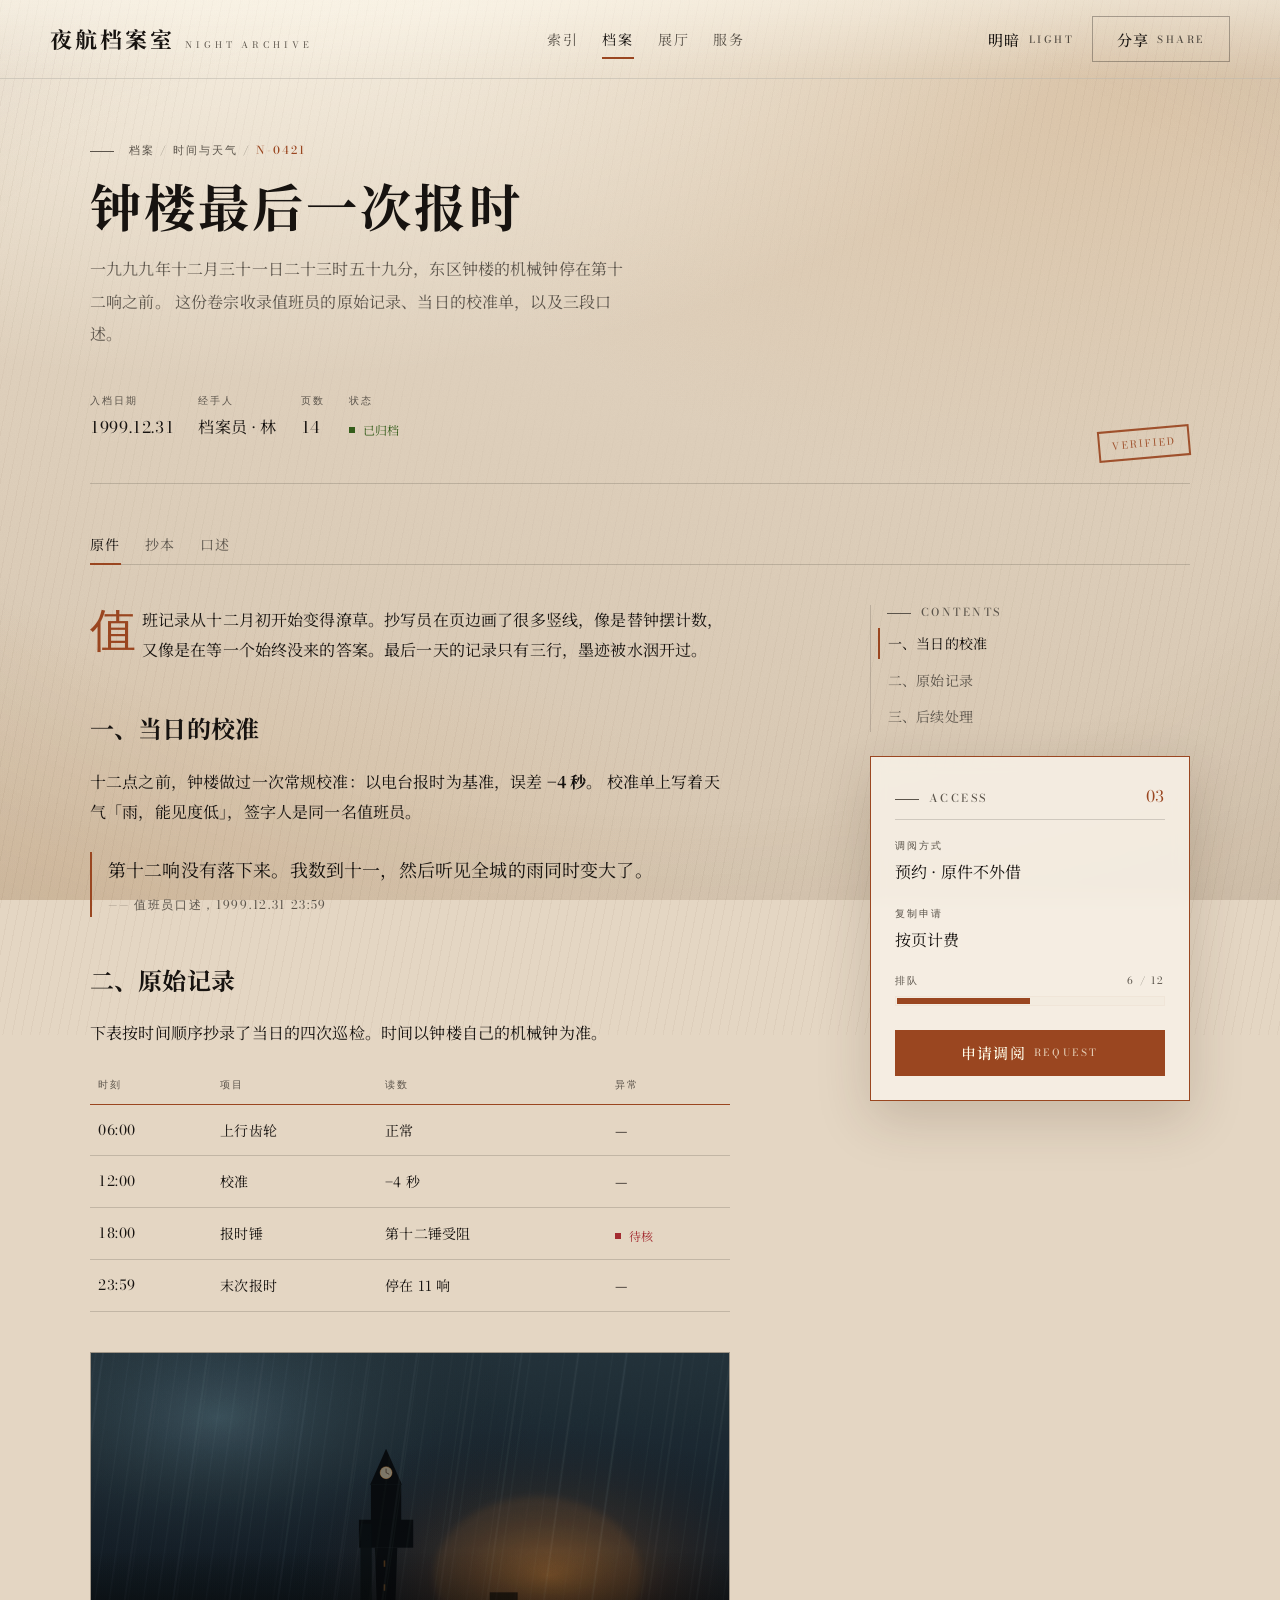
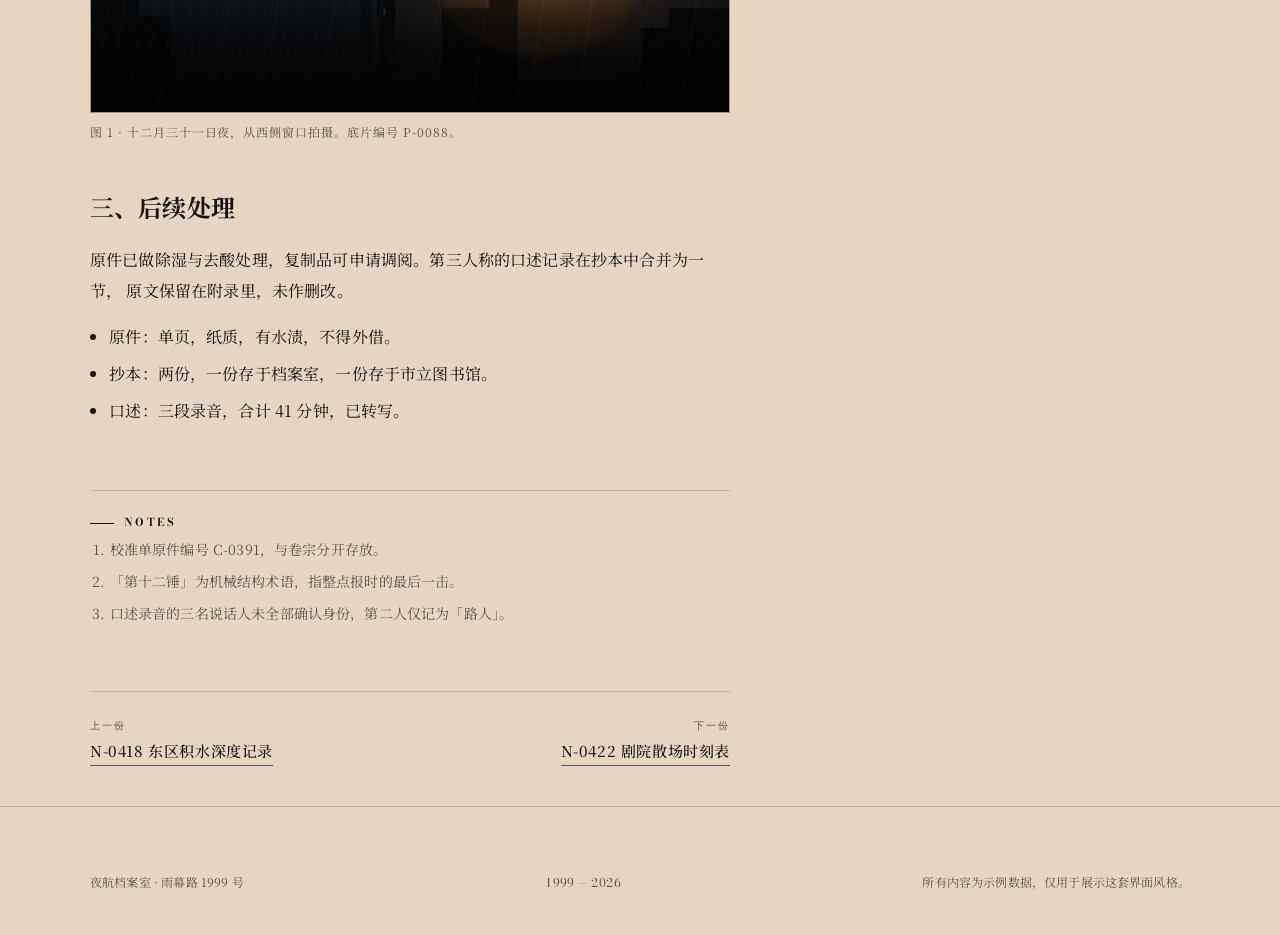
<file: templates/reading.html>
<!DOCTYPE html>
<html lang="zh-CN" data-theme="dark" data-accent="rust" data-density="standard" data-motion="full">
<head>
<meta charset="utf-8">
<meta name="viewport" content="width=device-width, initial-scale=1">
<title>N-0421 钟楼最后一次报时 · 夜航档案室</title>
<link rel="preconnect" href="https://fonts.googleapis.com">
<link rel="preconnect" href="https://fonts.gstatic.com" crossorigin>
<link href="https://fonts.googleapis.com/css2?family=Bodoni+Moda:ital,wght@0,400..700;1,400..600&family=Noto+Serif+SC:wght@400;500;700&display=swap" rel="stylesheet">
<link rel="stylesheet" href="../assets/reverse1999.css">
</head>
<body class="r99">

<div class="r99-atmos" aria-hidden="true"></div>
<div class="r99-rain" aria-hidden="true"></div>
<div class="r99-grain" aria-hidden="true"></div>
<div class="r99-vignette" aria-hidden="true"></div>

<a class="r99-skip" href="#main">跳到正文</a>

<header class="r99-masthead">
  <div class="r99-shell r99-masthead__inner">
    <a class="r99-logo" href="showcase.html">
      <span class="r99-logo__zh">夜航档案室</span>
      <span class="r99-logo__en">Night Archive</span>
    </a>
    <nav class="r99-nav" aria-label="主导航">
      <a href="showcase.html#index">索引</a>
      <a href="library.html" aria-current="page">档案</a>
      <a href="showcase.html#gallery">展厅</a>
      <a href="showcase.html#service">服务</a>
    </nav>
    <div class="r99-actions r99-actions--flush">
      <button class="r99-btn r99-btn--quiet" data-r99-theme-toggle aria-pressed="false">明暗<span class="r99-btn__en">Light</span></button>
      <button class="r99-btn" data-r99-toast="链接已复制">分享<span class="r99-btn__en">Share</span></button>
    </div>
  </div>
</header>

<main id="main" class="r99-main">
  <div class="r99-shell">

    <header class="r99-article__head">
      <nav aria-label="位置" class="r99-kicker" style="letter-spacing:.18em">
        档案 / 时间与天气 / <span style="color:var(--r99-accent)">N-0421</span>
      </nav>
      <h1 class="r99-article__title">钟楼最后一次报时</h1>
      <p class="r99-lead" style="max-width:34em">
        一九九九年十二月三十一日二十三时五十九分，东区钟楼的机械钟停在第十二响之前。
        这份卷宗收录值班员的原始记录、当日的校准单，以及三段口述。
      </p>
      <div class="r99-article__meta">
        <dl class="r99-field"><dt>入档日期</dt><dd class="r99-num">1999.12.31</dd></dl>
        <dl class="r99-field"><dt>经手人</dt><dd>档案员 · 林</dd></dl>
        <dl class="r99-field"><dt>页数</dt><dd class="r99-num">14</dd></dl>
        <dl class="r99-field"><dt>状态</dt><dd><span class="r99-status r99-status--ok">已归档</span></dd></dl>
        <span class="r99-stamp" style="margin-left:auto">Verified</span>
      </div>
    </header>

    <div style="padding-top:var(--r99-s5)">
      <ul class="r99-tabs" role="tablist" data-r99-tabs aria-label="卷宗版本">
        <li role="presentation"><button role="tab" id="tab-a" aria-controls="panel-a" aria-selected="true">原件</button></li>
        <li role="presentation"><button role="tab" id="tab-b" aria-controls="panel-b" aria-selected="false" tabindex="-1">抄本</button></li>
        <li role="presentation"><button role="tab" id="tab-c" aria-controls="panel-c" aria-selected="false" tabindex="-1">口述</button></li>
      </ul>
    </div>

    <div class="r99-grid r99-grid--split" style="padding-top:var(--r99-s5)">
      <article class="r99-prose" id="panel-a" role="tabpanel" aria-labelledby="tab-a">
        <p class="r99-dropcap">
          值班记录从十二月初开始变得潦草。抄写员在页边画了很多竖线，像是替钟摆计数，
          又像是在等一个始终没来的答案。最后一天的记录只有三行，墨迹被水洇开过。
        </p>

        <h2 id="s1">一、当日的校准</h2>
        <p>
          十二点之前，钟楼做过一次常规校准：以电台报时为基准，误差 <strong>−4 秒</strong>。
          校准单上写着天气「雨，能见度低」，签字人是同一名值班员。
        </p>

        <blockquote class="r99-quote">
          第十二响没有落下来。我数到十一，然后听见全城的雨同时变大了。
          <cite>—— 值班员口述，1999.12.31 23:59</cite>
        </blockquote>

        <h2 id="s2">二、原始记录</h2>
        <p>下表按时间顺序抄录了当日的四次巡检。时间以钟楼自己的机械钟为准。</p>

        <table class="r99-table">
          <caption class="r99-hide">当日巡检记录</caption>
          <thead>
            <tr><th scope="col">时刻</th><th scope="col">项目</th><th scope="col">读数</th><th scope="col">异常</th></tr>
          </thead>
          <tbody>
            <tr><td class="r99-num">06:00</td><td>上行齿轮</td><td>正常</td><td>—</td></tr>
            <tr><td class="r99-num">12:00</td><td>校准</td><td>−4 秒</td><td>—</td></tr>
            <tr><td class="r99-num">18:00</td><td>报时锤</td><td>第十二锤受阻</td><td><span class="r99-status r99-status--due">待核</span></td></tr>
            <tr><td class="r99-num">23:59</td><td>末次报时</td><td>停在 11 响</td><td>—</td></tr>
          </tbody>
        </table>

        <figure class="r99-figure" style="margin-top:var(--r99-s5)">
          <img src="../assets/art/scene-rain.svg" alt="从档案室窗口看到的钟楼剪影">
          <figcaption>图 1 · 十二月三十一日夜，从西侧窗口拍摄。底片编号 P-0088。</figcaption>
        </figure>

        <h2 id="s3">三、后续处理</h2>
        <p>
          原件已做除湿与去酸处理，复制品可申请调阅。第三人称的口述记录在抄本中合并为一节，
          原文保留在附录里，未作删改。
        </p>
        <ul>
          <li>原件：单页，纸质，有水渍，不得外借。</li>
          <li>抄本：两份，一份存于档案室，一份存于市立图书馆。</li>
          <li>口述：三段录音，合计 41 分钟，已转写。</li>
        </ul>

        <div class="r99-footnotes">
          <strong class="r99-kicker">Notes</strong>
          <ol>
            <li>校准单原件编号 C-0391，与卷宗分开存放。</li>
            <li>「第十二锤」为机械结构术语，指整点报时的最后一击。</li>
            <li>口述录音的三名说话人未全部确认身份，第二人仅记为「路人」。</li>
          </ol>
        </div>

        <nav class="r99-pager" aria-label="上下篇">
          <a href="#"><span>上一份</span><strong>N-0418 东区积水深度记录</strong></a>
          <a href="#"><span>下一份</span><strong>N-0422 剧院散场时刻表</strong></a>
        </nav>
      </article>

      <article class="r99-prose" id="panel-b" role="tabpanel" aria-labelledby="tab-b" hidden>
        <p class="r99-note">抄本是原件的转写，去掉水渍与页边批注，保留原文的错字与删改。</p>
        <h2>抄本说明</h2>
        <p>本份抄本由档案室在一九九九年冬完成，共两页。第一页为值班记录，第二页为校准单的副本。</p>
        <table class="r99-table">
          <thead><tr><th scope="col">版本</th><th scope="col">完成日期</th><th scope="col">存放</th></tr></thead>
          <tbody>
            <tr><td>抄本 A</td><td class="r99-num">1999.12.31</td><td>档案室</td></tr>
            <tr><td>抄本 B</td><td class="r99-num">2000.01.04</td><td>市立图书馆</td></tr>
          </tbody>
        </table>
      </article>

      <article class="r99-prose" id="panel-c" role="tabpanel" aria-labelledby="tab-c" hidden>
        <p class="r99-note">口述共三段，合计 41 分钟。以下为第一段的开头，已按原话转写。</p>
        <blockquote class="r99-quote">
          我当时在楼下等雨小一点。钟响到第十一下的时候，整条街的灯一起暗了一下，然后雨就变大了。
          <cite>—— 第一段口述，1999.12.31 23:59</cite>
        </blockquote>
        <p>第二段与第三段分别来自剧院散场口与西区门房，说话人身份未全部确认。</p>
      </article>

      <aside>
        <div class="r99-aside-sticky">
        <nav class="r99-toc" aria-label="本文目录">
          <span class="r99-kicker">Contents</span>
          <ol>
            <li><a href="#s1" aria-current="true">一、当日的校准</a></li>
            <li><a href="#s2">二、原始记录</a></li>
            <li><a href="#s3">三、后续处理</a></li>
          </ol>
        </nav>

        <div class="r99-panel" style="margin-top:var(--r99-s4)">
          <div class="r99-panel__head">
            <span class="r99-kicker">Access</span>
            <span class="r99-num" style="color:var(--r99-accent)">03</span>
          </div>
          <dl class="r99-field" style="margin-bottom:16px">
            <dt>调阅方式</dt><dd>预约 · 原件不外借</dd>
          </dl>
          <dl class="r99-field" style="margin-bottom:16px">
            <dt>复制申请</dt><dd>按页计费</dd>
          </dl>
          <span class="r99-meter">
            <span class="r99-meter__head"><span>排队</span><span>6 / 12</span></span>
            <span class="r99-meter__track"><span class="r99-meter__fill" style="width:50%"></span></span>
          </span>
          <button class="r99-btn r99-btn--primary r99-btn--block" style="margin-top:24px" data-r99-toast="已加入调阅队列，排在第 7 位">
            申请调阅<span class="r99-btn__en">Request</span>
          </button>
        </div>
        </div>
      </aside>
    </div>
  </div>
</main>

<footer class="r99-foot">
  <div class="r99-shell">
    <div class="r99-foot__row">
      <span>夜航档案室 · 雨幕路 1999 号</span>
      <span class="r99-num">1999 — 2026</span>
      <span>所有内容为示例数据，仅用于展示这套界面风格。</span>
    </div>
  </div>
</footer>

<script src="../assets/variant.js"></script>
<script src="../assets/fx.js"></script>
</body>
</html>
</file>
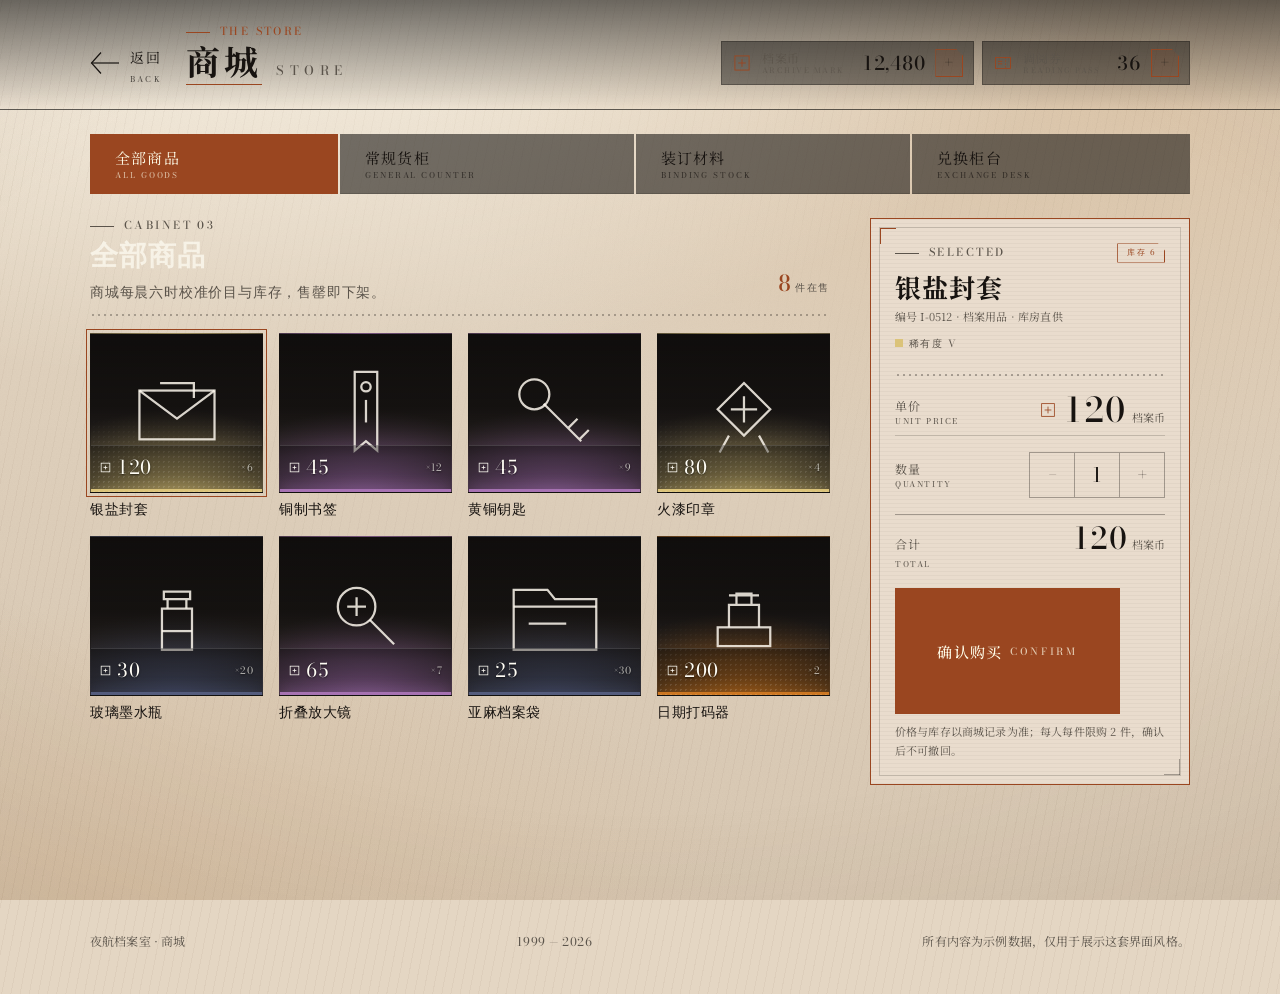
<file: templates/shop.html>
<!DOCTYPE html>
<html lang="zh-CN" data-theme="dark" data-accent="rust" data-density="standard" data-motion="full">
<head>
<meta charset="utf-8">
<meta name="viewport" content="width=device-width, initial-scale=1, viewport-fit=cover">
<meta name="theme-color" content="#0b0a09">
<title>商城 · 夜航档案室</title>
<link rel="preconnect" href="https://fonts.googleapis.com">
<link rel="preconnect" href="https://fonts.gstatic.com" crossorigin>
<link href="https://fonts.googleapis.com/css2?family=Bodoni+Moda:ital,wght@0,400..700;1,400..600&family=Noto+Serif+SC:wght@400;500;700&display=swap" rel="stylesheet">
<link rel="stylesheet" href="../assets/reverse1999.css">
<link rel="stylesheet" href="../assets/shop.css">
</head>
<body class="r99">

<div class="r99-atmos" aria-hidden="true"></div>
<div class="r99-rain" aria-hidden="true"></div>
<div class="r99-grain" aria-hidden="true"></div>
<div class="r99-vignette" aria-hidden="true"></div>

<a class="r99-skip" href="#main">跳到正文</a>

<header class="r99-shop__bar">
  <div class="r99-shell r99-shop__bar-inner">
    <a class="r99-shop__back" href="library.html" aria-label="返回档案库">
      <svg viewBox="0 0 30 26" fill="none" aria-hidden="true" focusable="false">
        <path d="M11 2.5 1.5 13 11 23.5" stroke="currentColor" stroke-width="1.2"></path>
        <path d="M1.5 13H29" stroke="currentColor" stroke-width="1.2"></path>
      </svg>
      <span>
        <span class="r99-shop__back-zh">返回</span>
        <span class="r99-shop__back-en">Back</span>
      </span>
    </a>

    <div class="r99-shop__ident">
      <span class="r99-kicker r99-kicker--accent">The store</span>
      <h1 class="r99-shop__title">
        <span class="r99-shop__title-zh">商城</span>
        <span class="r99-shop__title-en">Store</span>
      </h1>
    </div>

    <div class="r99-shop__wallet" role="group" aria-label="货币余额">
      <div class="r99-shop__currency">
        <svg class="r99-shop__coin" viewBox="0 0 24 24" fill="none" aria-hidden="true" focusable="false">
          <rect x="3.5" y="3.5" width="17" height="17" stroke="currentColor" stroke-width="1.1"></rect>
          <path d="M12 7.5v9M7.5 12h9" stroke="currentColor" stroke-width="1.1"></path>
        </svg>
        <span class="r99-shop__currency-text">
          <span class="r99-shop__currency-zh">档案币</span>
          <span class="r99-shop__currency-en">Archive mark</span>
        </span>
        <span class="r99-shop__amount">12,480</span>
        <button class="r99-shop__plus r99-cut" type="button" aria-label="补充档案币" data-r99-toast="补充档案币的窗口尚未开放（示例）">+</button>
      </div>
      <div class="r99-shop__currency">
        <svg class="r99-shop__coin" viewBox="0 0 24 24" fill="none" aria-hidden="true" focusable="false">
          <rect x="3" y="5.5" width="18" height="13" stroke="currentColor" stroke-width="1.1"></rect>
          <path d="M15 5.5v13" stroke="currentColor" stroke-width="1.1" stroke-dasharray="1.5 2"></path>
          <path d="M6 10h5M6 13h5" stroke="currentColor" stroke-width="1.1"></path>
        </svg>
        <span class="r99-shop__currency-text">
          <span class="r99-shop__currency-zh">调阅券</span>
          <span class="r99-shop__currency-en">Reading pass</span>
        </span>
        <span class="r99-shop__amount">36</span>
        <button class="r99-shop__plus r99-cut" type="button" aria-label="补充调阅券" data-r99-toast="补充调阅券的窗口尚未开放（示例）">+</button>
      </div>
    </div>
  </div>
</header>

<nav class="r99-shell r99-shop__shelves" aria-label="柜台分区">
  <a class="r99-shop__shelf" href="#stock" aria-current="page">
    <span class="r99-shop__shelf-zh">全部商品</span>
    <span class="r99-shop__shelf-en">All goods</span>
  </a>
  <a class="r99-shop__shelf" href="#stock">
    <span class="r99-shop__shelf-zh">常规货柜</span>
    <span class="r99-shop__shelf-en">General counter</span>
  </a>
  <a class="r99-shop__shelf" href="#stock">
    <span class="r99-shop__shelf-zh">装订材料</span>
    <span class="r99-shop__shelf-en">Binding stock</span>
  </a>
  <a class="r99-shop__shelf" href="#stock">
    <span class="r99-shop__shelf-zh">兑换柜台</span>
    <span class="r99-shop__shelf-en">Exchange desk</span>
  </a>
</nav>

<main id="main" class="r99-main">
  <div class="r99-shell">
    <div class="r99-shop__layout">

      <section class="r99-shop__stock" id="stock" aria-labelledby="stock-title">
        <div class="r99-shop__stockhead">
          <div>
            <span class="r99-kicker">Cabinet 03</span>
            <h2 class="r99-h2" id="stock-title">全部商品</h2>
            <p class="r99-note r99-shop__stocknote">商城每晨六时校准价目与库存，售罄即下架。</p>
          </div>
          <span class="r99-shop__stockcount"><b>8</b>件在售</span>
        </div>
        <div class="r99-shop__dots" aria-hidden="true"></div>

        <ul class="r99-shop__grid">
          <li class="r99-shop__cell">
<button class="r99-item r99-shop__item" type="button" data-shop-item data-rare="5" data-name="银盐封套" data-price="120" data-stock="6" data-ref="I-0512" data-note="档案用品 · 库房直供" aria-pressed="true" aria-label="银盐封套，单价 120 档案币，库存 6 件">
              <span class="r99-item__plate">
                <svg class="r99-item__icon r99-shop__glyph" viewBox="0 0 64 64" fill="none" aria-hidden="true" focusable="false">
                  <rect x="12" y="20" width="40" height="26" stroke="currentColor" stroke-width="1.2"></rect>
                  <path d="m12 20 20 15 20-15" stroke="currentColor" stroke-width="1.2"></path>
                  <path d="M23 16h18v8" stroke="currentColor" stroke-width="1.2"></path>
                </svg>
                <span class="r99-item__count">
                  <span class="r99-shop__price">
                    <svg viewBox="0 0 24 24" fill="none" aria-hidden="true" focusable="false"><rect x="4" y="4" width="16" height="16" stroke="currentColor" stroke-width="1.4"></rect><path d="M12 8.5v7M8.5 12h7" stroke="currentColor" stroke-width="1.4"></path></svg>
                    120
                  </span>
                  <span class="r99-shop__stock">×6</span>
                </span>
                <span class="r99-item__band"></span>
              </span>
              <span class="r99-item__name">银盐封套</span>
            </button>
          </li>

          <li class="r99-shop__cell">
<button class="r99-item r99-shop__item" type="button" data-shop-item data-rare="4" data-name="铜制书签" data-price="45" data-stock="12" data-ref="I-0518" data-note="文具 · 手工打制" aria-pressed="false" aria-label="铜制书签，单价 45 档案币，库存 12 件">
              <span class="r99-item__plate">
                <svg class="r99-item__icon r99-shop__glyph" viewBox="0 0 64 64" fill="none" aria-hidden="true" focusable="false">
                  <path d="M26 10h12v42l-6-5-6 5z" stroke="currentColor" stroke-width="1.2"></path>
                  <circle cx="32" cy="18" r="2.5" stroke="currentColor" stroke-width="1.2"></circle>
                  <path d="M32 25v12" stroke="currentColor" stroke-width="1.2"></path>
                </svg>
                <span class="r99-item__count">
                  <span class="r99-shop__price">
                    <svg viewBox="0 0 24 24" fill="none" aria-hidden="true" focusable="false"><rect x="4" y="4" width="16" height="16" stroke="currentColor" stroke-width="1.4"></rect><path d="M12 8.5v7M8.5 12h7" stroke="currentColor" stroke-width="1.4"></path></svg>
                    45
                  </span>
                  <span class="r99-shop__stock">×12</span>
                </span>
                <span class="r99-item__band"></span>
              </span>
              <span class="r99-item__name">铜制书签</span>
            </button>
          </li>

          <li class="r99-shop__cell">
<button class="r99-item r99-shop__item" type="button" data-shop-item data-rare="4" data-name="黄铜钥匙" data-price="45" data-stock="9" data-ref="I-0520" data-note="五金 · 旧件修复" aria-pressed="false" aria-label="黄铜钥匙，单价 45 档案币，库存 9 件">
              <span class="r99-item__plate">
                <svg class="r99-item__icon r99-shop__glyph" viewBox="0 0 64 64" fill="none" aria-hidden="true" focusable="false">
                  <circle cx="21" cy="22" r="8" stroke="currentColor" stroke-width="1.2"></circle>
                  <path d="m26 27 20 20M39 40l5-5M45 46l5-5" stroke="currentColor" stroke-width="1.2"></path>
                </svg>
                <span class="r99-item__count">
                  <span class="r99-shop__price">
                    <svg viewBox="0 0 24 24" fill="none" aria-hidden="true" focusable="false"><rect x="4" y="4" width="16" height="16" stroke="currentColor" stroke-width="1.4"></rect><path d="M12 8.5v7M8.5 12h7" stroke="currentColor" stroke-width="1.4"></path></svg>
                    45
                  </span>
                  <span class="r99-shop__stock">×9</span>
                </span>
                <span class="r99-item__band"></span>
              </span>
              <span class="r99-item__name">黄铜钥匙</span>
            </button>
          </li>

          <li class="r99-shop__cell">
<button class="r99-item r99-shop__item" type="button" data-shop-item data-rare="5" data-name="火漆印章" data-price="80" data-stock="4" data-ref="I-0526" data-note="封缄用品 · 配蜡一块" aria-pressed="false" aria-label="火漆印章，单价 80 档案币，库存 4 件">
              <span class="r99-item__plate">
                <svg class="r99-item__icon r99-shop__glyph" viewBox="0 0 64 64" fill="none" aria-hidden="true" focusable="false">
                  <path d="M32 16 46 30 32 44 18 30z" stroke="currentColor" stroke-width="1.2"></path>
                  <path d="M32 23v14M25 30h14" stroke="currentColor" stroke-width="1.2"></path>
                  <path d="m24 44-5 9M40 44l5 9" stroke="currentColor" stroke-width="1.2"></path>
                </svg>
                <span class="r99-item__count">
                  <span class="r99-shop__price">
                    <svg viewBox="0 0 24 24" fill="none" aria-hidden="true" focusable="false"><rect x="4" y="4" width="16" height="16" stroke="currentColor" stroke-width="1.4"></rect><path d="M12 8.5v7M8.5 12h7" stroke="currentColor" stroke-width="1.4"></path></svg>
                    80
                  </span>
                  <span class="r99-shop__stock">×4</span>
                </span>
                <span class="r99-item__band"></span>
              </span>
              <span class="r99-item__name">火漆印章</span>
            </button>
          </li>

          <li class="r99-shop__cell">
<button class="r99-item r99-shop__item" type="button" data-shop-item data-rare="3" data-name="玻璃墨水瓶" data-price="30" data-stock="20" data-ref="I-0531" data-note="耗材 · 每瓶 30 毫升" aria-pressed="false" aria-label="玻璃墨水瓶，单价 30 档案币，库存 20 件">
              <span class="r99-item__plate">
                <svg class="r99-item__icon r99-shop__glyph" viewBox="0 0 64 64" fill="none" aria-hidden="true" focusable="false">
                  <path d="M24 28h16v22H24z" stroke="currentColor" stroke-width="1.2"></path>
                  <path d="M27 28v-5h10v5M25 19h14v4H25z" stroke="currentColor" stroke-width="1.2"></path>
                  <path d="M24 40h16" stroke="currentColor" stroke-width="1.2"></path>
                </svg>
                <span class="r99-item__count">
                  <span class="r99-shop__price">
                    <svg viewBox="0 0 24 24" fill="none" aria-hidden="true" focusable="false"><rect x="4" y="4" width="16" height="16" stroke="currentColor" stroke-width="1.4"></rect><path d="M12 8.5v7M8.5 12h7" stroke="currentColor" stroke-width="1.4"></path></svg>
                    30
                  </span>
                  <span class="r99-shop__stock">×20</span>
                </span>
                <span class="r99-item__band"></span>
              </span>
              <span class="r99-item__name">玻璃墨水瓶</span>
            </button>
          </li>

          <li class="r99-shop__cell">
<button class="r99-item r99-shop__item" type="button" data-shop-item data-rare="4" data-name="折叠放大镜" data-price="65" data-stock="7" data-ref="I-0534" data-note="阅览用品 · 铜架" aria-pressed="false" aria-label="折叠放大镜，单价 65 档案币，库存 7 件">
              <span class="r99-item__plate">
                <svg class="r99-item__icon r99-shop__glyph" viewBox="0 0 64 64" fill="none" aria-hidden="true" focusable="false">
                  <circle cx="27" cy="27" r="10" stroke="currentColor" stroke-width="1.2"></circle>
                  <path d="m34 34 13 13" stroke="currentColor" stroke-width="1.2"></path>
                  <path d="M22 27h10M27 22v10" stroke="currentColor" stroke-width="1.2"></path>
                </svg>
                <span class="r99-item__count">
                  <span class="r99-shop__price">
                    <svg viewBox="0 0 24 24" fill="none" aria-hidden="true" focusable="false"><rect x="4" y="4" width="16" height="16" stroke="currentColor" stroke-width="1.4"></rect><path d="M12 8.5v7M8.5 12h7" stroke="currentColor" stroke-width="1.4"></path></svg>
                    65
                  </span>
                  <span class="r99-shop__stock">×7</span>
                </span>
                <span class="r99-item__band"></span>
              </span>
              <span class="r99-item__name">折叠放大镜</span>
            </button>
          </li>

          <li class="r99-shop__cell">
<button class="r99-item r99-shop__item" type="button" data-shop-item data-rare="3" data-name="亚麻档案袋" data-price="25" data-stock="30" data-ref="I-0540" data-note="耗材 · 十只装" aria-pressed="false" aria-label="亚麻档案袋，单价 25 档案币，库存 30 件">
              <span class="r99-item__plate">
                <svg class="r99-item__icon r99-shop__glyph" viewBox="0 0 64 64" fill="none" aria-hidden="true" focusable="false">
                  <path d="M10 18h18l4 5h22v27H10z" stroke="currentColor" stroke-width="1.2"></path>
                  <path d="M10 27h44M18 36h20" stroke="currentColor" stroke-width="1.2"></path>
                </svg>
                <span class="r99-item__count">
                  <span class="r99-shop__price">
                    <svg viewBox="0 0 24 24" fill="none" aria-hidden="true" focusable="false"><rect x="4" y="4" width="16" height="16" stroke="currentColor" stroke-width="1.4"></rect><path d="M12 8.5v7M8.5 12h7" stroke="currentColor" stroke-width="1.4"></path></svg>
                    25
                  </span>
                  <span class="r99-shop__stock">×30</span>
                </span>
                <span class="r99-item__band"></span>
              </span>
              <span class="r99-item__name">亚麻档案袋</span>
            </button>
          </li>

          <li class="r99-shop__cell">
<button class="r99-item r99-shop__item" type="button" data-shop-item data-rare="6" data-name="日期打码器" data-price="200" data-stock="2" data-ref="I-0544" data-note="库房设备 · 附字模一套" aria-pressed="false" aria-label="日期打码器，单价 200 档案币，库存 2 件">
              <span class="r99-item__plate">
                <svg class="r99-item__icon r99-shop__glyph" viewBox="0 0 64 64" fill="none" aria-hidden="true" focusable="false">
                  <rect x="18" y="38" width="28" height="10" stroke="currentColor" stroke-width="1.2"></rect>
                  <path d="M24 38V26h16v12M28 26v-6h8v6M24 21h16" stroke="currentColor" stroke-width="1.2"></path>
                </svg>
                <span class="r99-item__count">
                  <span class="r99-shop__price">
                    <svg viewBox="0 0 24 24" fill="none" aria-hidden="true" focusable="false"><rect x="4" y="4" width="16" height="16" stroke="currentColor" stroke-width="1.4"></rect><path d="M12 8.5v7M8.5 12h7" stroke="currentColor" stroke-width="1.4"></path></svg>
                    200
                  </span>
                  <span class="r99-shop__stock">×2</span>
                </span>
                <span class="r99-item__band"></span>
              </span>
              <span class="r99-item__name">日期打码器</span>
            </button>
          </li>
        </ul>
      </section>

      <aside class="r99-panel r99-panel--paper r99-shop__buy" aria-labelledby="buy-title">
        <div class="r99-shop__buyhead">
          <span class="r99-kicker r99-kicker--accent">Selected</span>
          <span class="r99-shop__limit r99-cut" id="buy-stock">库存 6</span>
        </div>
        <h2 class="r99-h2 r99-shop__buyname" id="buy-title">银盐封套</h2>
        <p class="r99-shop__buymeta" id="buy-meta">编号 I-0512 · 档案用品 · 库房直供</p>
        <span class="r99-shop__rare" id="buy-rare" data-rare="5">稀有度 V</span>
        <div class="r99-shop__dots" aria-hidden="true"></div>

        <div class="r99-shop__unit">
          <span class="r99-shop__unit-label">单价<span>Unit price</span></span>
          <span class="r99-shop__unit-value">
            <svg class="r99-shop__coin" viewBox="0 0 24 24" fill="none" aria-hidden="true" focusable="false">
              <rect x="3.5" y="3.5" width="17" height="17" stroke="currentColor" stroke-width="1.1"></rect>
              <path d="M12 7.5v9M7.5 12h9" stroke="currentColor" stroke-width="1.1"></path>
            </svg>
            <b id="buy-price">120</b>
            <span>档案币</span>
          </span>
        </div>

        <div class="r99-shop__qty">
          <span class="r99-shop__qty-label">数量<span>Quantity</span></span>
          <div class="r99-shop__stepper" role="group" aria-label="购买数量">
            <button class="r99-shop__step" type="button" id="qty-minus" aria-label="减少数量" disabled>−</button>
            <output class="r99-shop__qty-value" id="qty-value" aria-live="polite">1</output>
            <button class="r99-shop__step" type="button" id="qty-plus" aria-label="增加数量">+</button>
          </div>
        </div>

        <div class="r99-shop__total">
          <span>合计<span>Total</span></span>
          <span><b id="buy-subtotal">120</b>档案币</span>
        </div>

        <button class="r99-btn r99-btn--primary r99-btn--block r99-shop__confirm" type="button" id="buy-confirm" data-r99-toast="已提交购买：银盐封套 ×1，合计 120 档案币">确认购买<span class="r99-btn__en">Confirm</span></button>
        <p class="r99-note r99-shop__fine">价格与库存以商城记录为准；每人每件限购 2 件，确认后不可撤回。</p>
      </aside>

    </div>
  </div>
</main>

<footer class="r99-foot">
  <div class="r99-shell">
    <div class="r99-foot__row">
      <span>夜航档案室 · 商城</span>
      <span class="r99-num">1999 — 2026</span>
      <span>所有内容为示例数据，仅用于展示这套界面风格。</span>
    </div>
  </div>
</footer>

<script src="../assets/fx.js"></script>
<script>
(function () {
  "use strict";
  var items = Array.prototype.slice.call(document.querySelectorAll("[data-shop-item]"));
  if (!items.length) return;

  var RARE = ["", "I", "II", "III", "IV", "V", "VI"];
  var limit = 2;
  var qty = 1;
  var current = items[0];

  var buyName = document.getElementById("buy-title");
  var buyMeta = document.getElementById("buy-meta");
  var buyPrice = document.getElementById("buy-price");
  var buyStock = document.getElementById("buy-stock");
  var buyRare = document.getElementById("buy-rare");
  var buySubtotal = document.getElementById("buy-subtotal");
  var buyConfirm = document.getElementById("buy-confirm");
  var qtyValue = document.getElementById("qty-value");
  var qtyMinus = document.getElementById("qty-minus");
  var qtyPlus = document.getElementById("qty-plus");

  function maxQty() {
    return Math.min(limit, Number(current.dataset.stock) || 1);
  }

  function render() {
    var price = Number(current.dataset.price) || 0;
    var stock = Number(current.dataset.stock) || 0;
    var rare = Number(current.dataset.rare) || 0;

    buyName.textContent = current.dataset.name;
    buyMeta.textContent = "编号 " + current.dataset.ref + " · " + current.dataset.note;
    buyPrice.textContent = price;
    buyStock.textContent = "库存 " + stock;
    buyRare.dataset.rare = String(rare);
    buyRare.textContent = "稀有度 " + RARE[rare];
    qtyValue.textContent = qty;
    buySubtotal.textContent = price * qty;
    qtyMinus.disabled = qty <= 1;
    qtyPlus.disabled = qty >= maxQty();
    buyConfirm.setAttribute(
      "data-r99-toast",
      "已提交购买：" + current.dataset.name + " ×" + qty + "，合计 " + price * qty + " 档案币"
    );
  }

  function select(item) {
    current = item;
    qty = 1;
    items.forEach(function (el) {
      el.setAttribute("aria-pressed", String(el === item));
    });
    render();
  }

  items.forEach(function (item) {
    item.addEventListener("click", function () {
      select(item);
    });
  });

  qtyMinus.addEventListener("click", function () {
    if (qty > 1) {
      qty -= 1;
      render();
    }
  });

  qtyPlus.addEventListener("click", function () {
    if (qty < maxQty()) {
      qty += 1;
      render();
    }
  });

  render();
})();
</script>
</body>
</html>
</file>
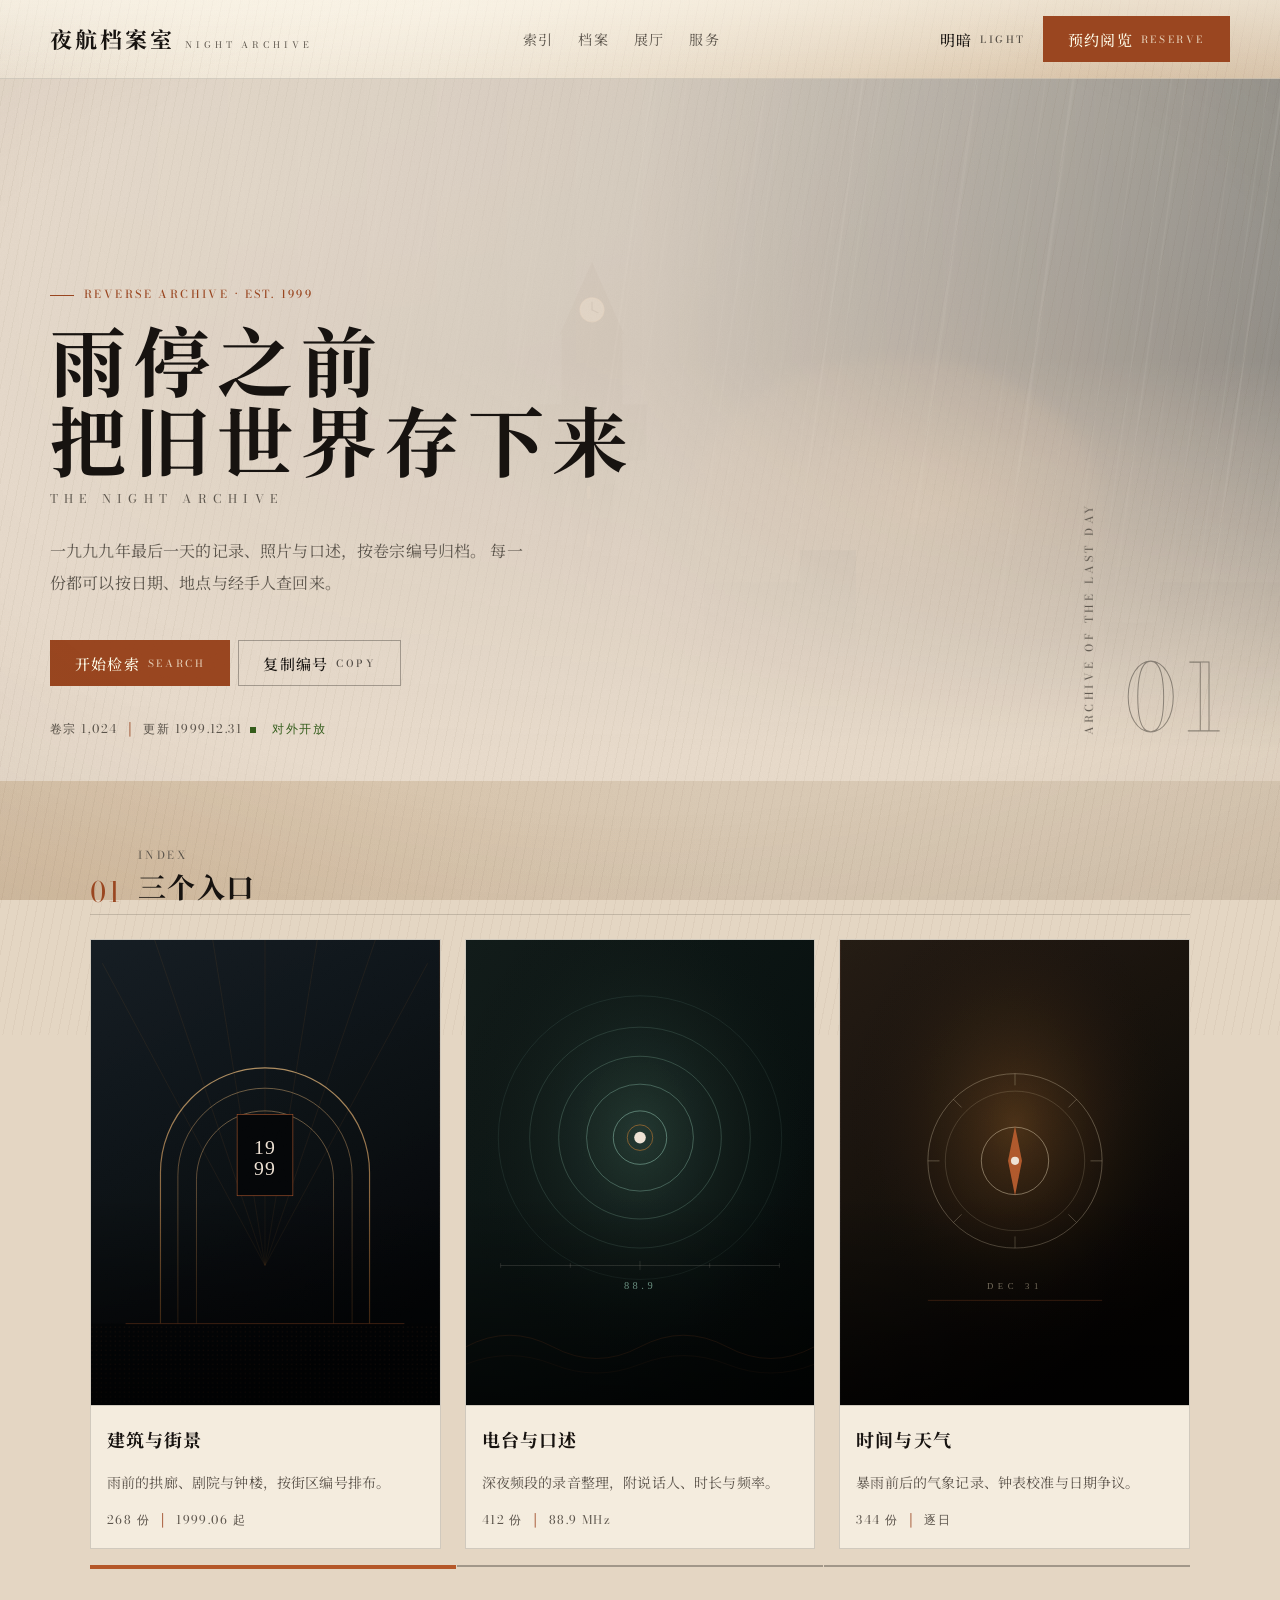
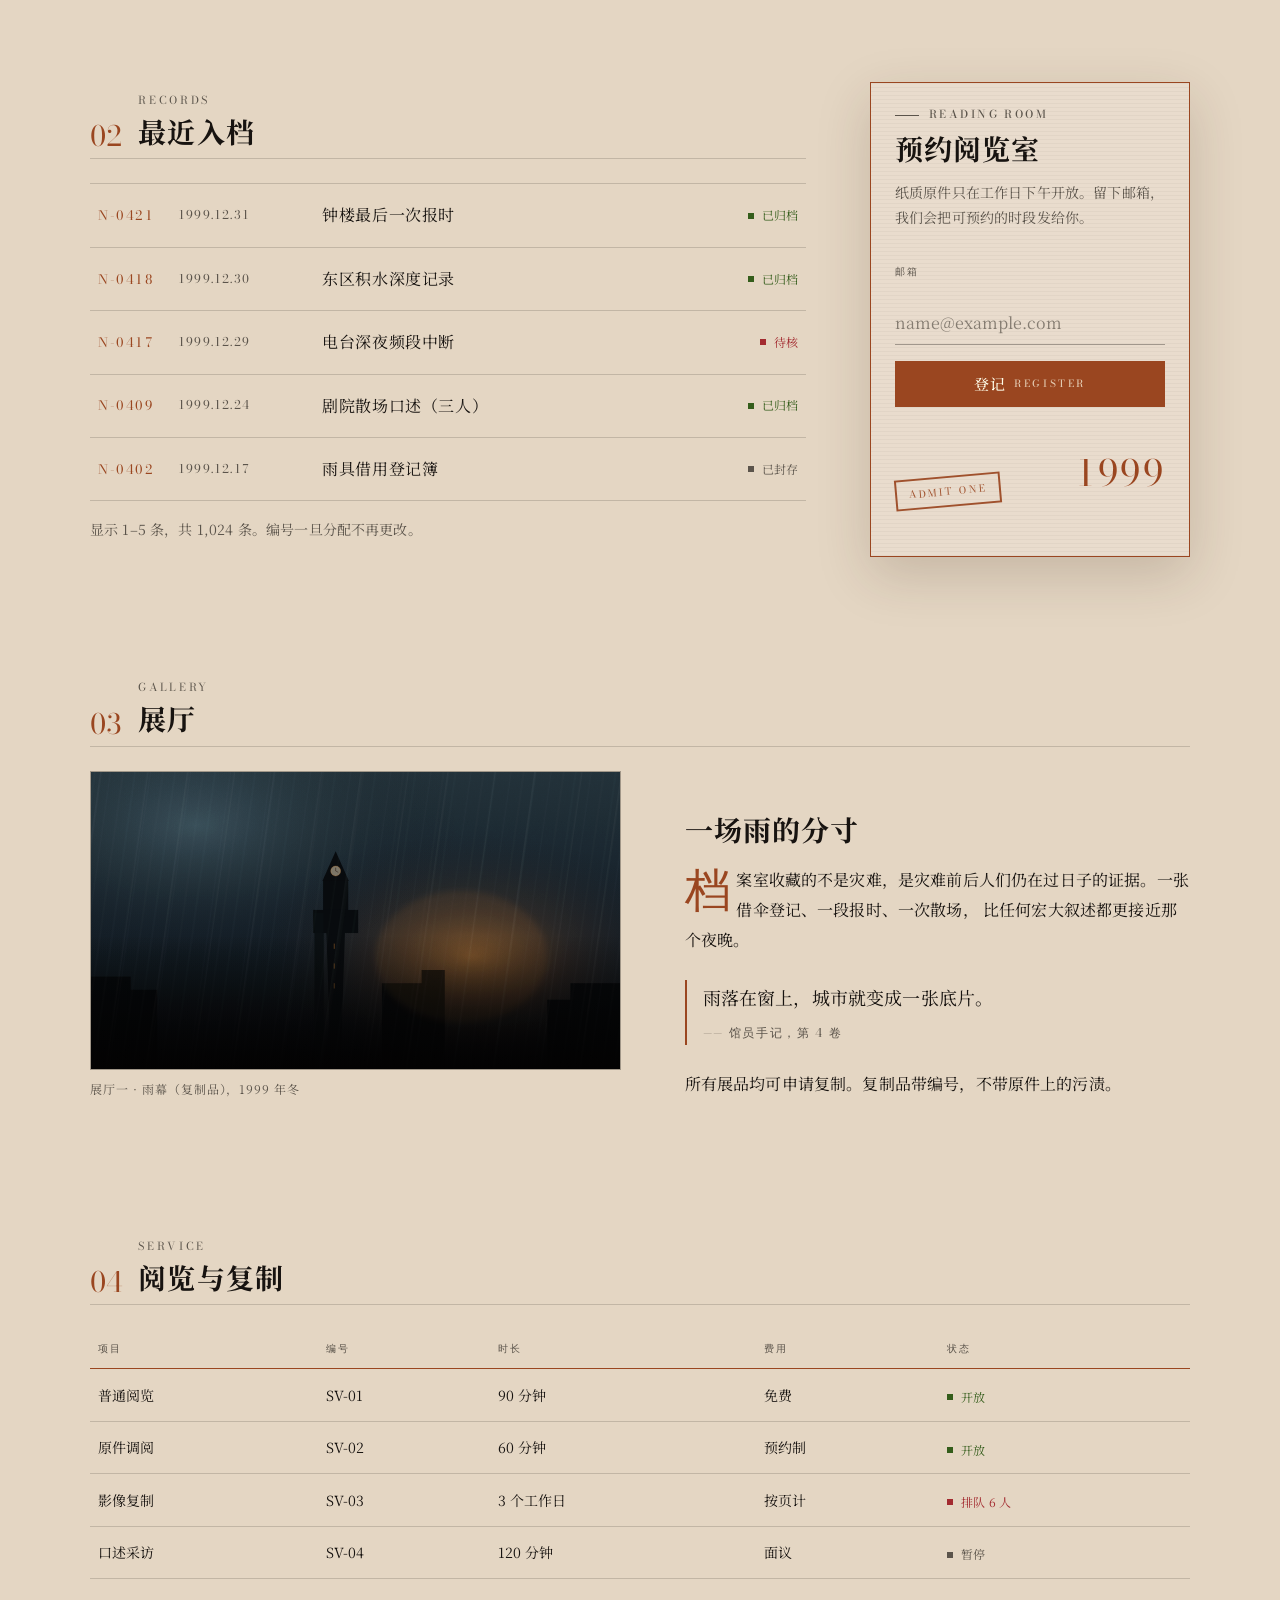
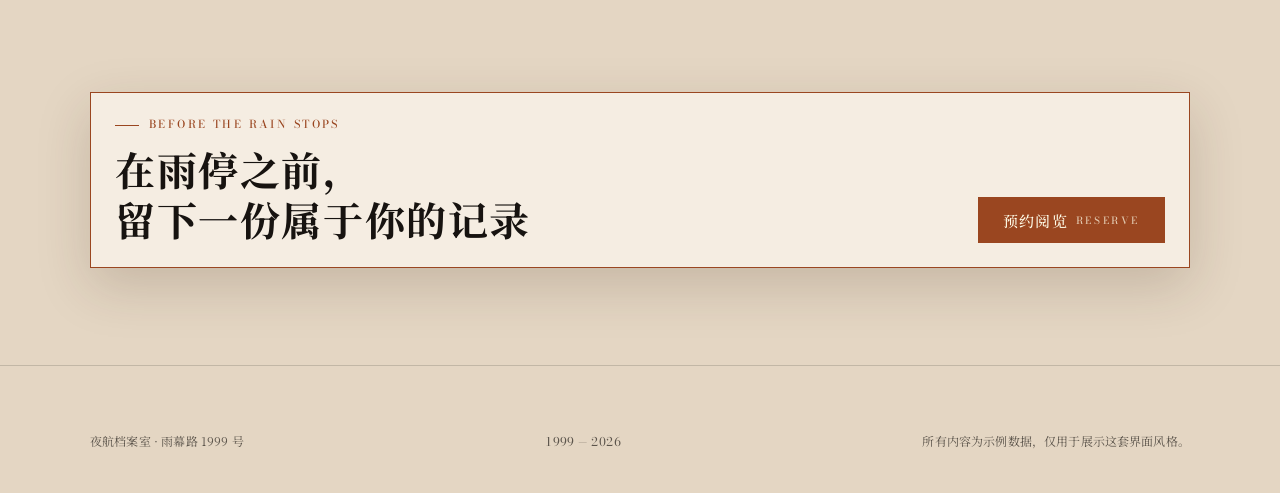
<file: templates/showcase.html>
<!DOCTYPE html>
<html lang="zh-CN" data-theme="dark" data-accent="rust" data-density="standard" data-motion="full">
<head>
<meta charset="utf-8">
<meta name="viewport" content="width=device-width, initial-scale=1">
<title>夜航档案室 · 封面</title>
<link rel="preconnect" href="https://fonts.googleapis.com">
<link rel="preconnect" href="https://fonts.gstatic.com" crossorigin>
<link href="https://fonts.googleapis.com/css2?family=Bodoni+Moda:ital,wght@0,400..700;1,400..600&family=Noto+Serif+SC:wght@400;500;700&display=swap" rel="stylesheet">
<link rel="stylesheet" href="../assets/reverse1999.css">
<style>
  /* 仅本页：首屏高度与编排 */
  .r99-hero--tall .r99-hero__inner { min-height: 78vh; }
</style>
</head>
<body class="r99">

<div class="r99-atmos" aria-hidden="true"></div>
<div class="r99-rain" aria-hidden="true"></div>
<div class="r99-grain" aria-hidden="true"></div>
<div class="r99-vignette" aria-hidden="true"></div>

<a class="r99-skip" href="#main">跳到正文</a>

<header class="r99-masthead">
  <div class="r99-shell r99-masthead__inner">
    <a class="r99-logo" href="#">
      <span class="r99-logo__zh">夜航档案室</span>
      <span class="r99-logo__en">Night Archive</span>
    </a>
    <nav class="r99-nav" aria-label="主导航">
      <a href="#index">索引</a>
      <a href="#records">档案</a>
      <a href="#gallery">展厅</a>
      <a href="#service">服务</a>
    </nav>
    <div class="r99-actions r99-actions--flush">
      <button class="r99-btn r99-btn--quiet" data-r99-theme-toggle aria-pressed="false">
        明暗<span class="r99-btn__en">Light</span>
      </button>
      <button class="r99-btn r99-btn--primary" data-r99-open="dlg-subscribe">
        预约阅览<span class="r99-btn__en">Reserve</span>
      </button>
    </div>
  </div>
</header>

<main id="main" class="r99-main">

  <!-- 首屏 -->
  <section class="r99-hero r99-hero--tall">
    <div class="r99-hero__media" aria-hidden="true">
      <img src="../assets/art/scene-rain.svg" alt="">
    </div>
    <div class="r99-shell r99-hero__inner">
      <div class="r99-hero__body">
        <span class="r99-kicker r99-kicker--accent r99-fade" style="--d:80ms">Reverse Archive · Est. 1999</span>
        <h1 class="r99-hero__title r99-in" style="--d:160ms">雨停之前<br>把旧世界存下来</h1>
        <span class="r99-hero__en r99-fade" style="--d:260ms">The Night Archive</span>
        <p class="r99-hero__lead r99-fade" style="--d:340ms">
          一九九九年最后一天的记录、照片与口述，按卷宗编号归档。
          每一份都可以按日期、地点与经手人查回来。
        </p>
        <div class="r99-actions r99-fade" style="--d:420ms">
          <button class="r99-btn r99-btn--primary">开始检索<span class="r99-btn__en">Search</span></button>
          <button class="r99-btn" data-r99-toast="已复制卷宗编号 N-0417">复制编号<span class="r99-btn__en">Copy</span></button>
        </div>
        <div class="r99-meta r99-fade" style="--d:500ms;margin-top:32px">
          <span>卷宗 1,024</span>
          <span>更新 1999.12.31</span>
          <span class="r99-status r99-status--ok">对外开放</span>
        </div>
      </div>
      <div class="r99-hero__rail" aria-hidden="true">
        <span class="r99-side">Archive of the last day</span>
        <span class="r99-hero__index">01</span>
      </div>
    </div>
  </section>

  <!-- 索引 -->
  <section class="r99-section" id="index">
    <div class="r99-shell">
      <div class="r99-plate" data-r99-reveal>
        <span class="r99-plate__no">01</span>
        <span class="r99-plate__text">
          <span class="r99-plate__en">Index</span>
          <span class="r99-h2">三个入口</span>
        </span>
      </div>

      <div class="r99-grid r99-grid--3">
        <a class="r99-card" href="#" data-r99-reveal>
          <div class="r99-card__media"><img src="../assets/art/plate-arch.svg" alt="拱门图案"></div>
          <div class="r99-card__body">
            <h3 class="r99-card__name">建筑与街景</h3>
            <p class="r99-note">雨前的拱廊、剧院与钟楼，按街区编号排布。</p>
            <div class="r99-meta" style="margin-top:12px"><span>268 份</span><span>1999.06 起</span></div>
          </div>
        </a>
        <a class="r99-card" href="#" data-r99-reveal style="--d:80ms">
          <div class="r99-card__media"><img src="../assets/art/plate-radio.svg" alt="电波图案"></div>
          <div class="r99-card__body">
            <h3 class="r99-card__name">电台与口述</h3>
            <p class="r99-note">深夜频段的录音整理，附说话人、时长与频率。</p>
            <div class="r99-meta" style="margin-top:12px"><span>412 份</span><span>88.9 MHz</span></div>
          </div>
        </a>
        <a class="r99-card" href="#" data-r99-reveal style="--d:160ms">
          <div class="r99-card__media"><img src="../assets/art/plate-clock.svg" alt="罗盘图案"></div>
          <div class="r99-card__body">
            <h3 class="r99-card__name">时间与天气</h3>
            <p class="r99-note">暴雨前后的气象记录、钟表校准与日期争议。</p>
            <div class="r99-meta" style="margin-top:12px"><span>344 份</span><span>逐日</span></div>
          </div>
        </a>
      </div>
      <ul class="r99-indicators" data-r99-indicators aria-label="索引页切换">
        <li><button aria-current="true" aria-label="第一页"></button></li>
        <li><button aria-current="false" aria-label="第二页"></button></li>
        <li><button aria-current="false" aria-label="第三页"></button></li>
      </ul>
    </div>
  </section>

  <!-- 档案 -->
  <section class="r99-section" id="records">
    <div class="r99-shell r99-grid r99-grid--split">
      <div>
        <div class="r99-plate" data-r99-reveal>
          <span class="r99-plate__no">02</span>
          <span class="r99-plate__text">
            <span class="r99-plate__en">Records</span>
            <span class="r99-h2">最近入档</span>
          </span>
        </div>

        <ul class="r99-list" data-r99-reveal>
          <li><a href="#">
            <span class="r99-row__no">N-0421</span>
            <span class="r99-row__date">1999.12.31</span>
            <span class="r99-row__name">钟楼最后一次报时</span>
            <span class="r99-status r99-status--ok">已归档</span>
          </a></li>
          <li><a href="#">
            <span class="r99-row__no">N-0418</span>
            <span class="r99-row__date">1999.12.30</span>
            <span class="r99-row__name">东区积水深度记录</span>
            <span class="r99-status r99-status--ok">已归档</span>
          </a></li>
          <li><a href="#">
            <span class="r99-row__no">N-0417</span>
            <span class="r99-row__date">1999.12.29</span>
            <span class="r99-row__name">电台深夜频段中断</span>
            <span class="r99-status r99-status--due">待核</span>
          </a></li>
          <li><a href="#">
            <span class="r99-row__no">N-0409</span>
            <span class="r99-row__date">1999.12.24</span>
            <span class="r99-row__name">剧院散场口述（三人）</span>
            <span class="r99-status r99-status--ok">已归档</span>
          </a></li>
          <li><a href="#">
            <span class="r99-row__no">N-0402</span>
            <span class="r99-row__date">1999.12.17</span>
            <span class="r99-row__name">雨具借用登记簿</span>
            <span class="r99-status">已封存</span>
          </a></li>
        </ul>
        <p class="r99-note r99-note--spaced">显示 1–5 条，共 1,024 条。编号一旦分配不再更改。</p>
      </div>

      <aside class="r99-panel r99-panel--paper" data-r99-reveal style="--d:100ms">
        <span class="r99-kicker r99-kicker--accent">Reading room</span>
        <h2 class="r99-h2" style="margin-top:8px">预约阅览室</h2>
        <p class="r99-note" style="margin:12px 0 24px">
          纸质原件只在工作日下午开放。留下邮箱，我们会把可预约的时段发给你。
        </p>
        <form class="r99-stack" onsubmit="event.preventDefault();window.r99.toast('已登记，确认邮件将在 1 个工作日内寄出');">
          <label class="r99-label" for="mail">邮箱</label>
          <input class="r99-input" id="mail" type="email" placeholder="name@example.com" required>
          <button class="r99-btn r99-btn--primary r99-btn--block" type="submit" style="margin-top:16px">
            登记<span class="r99-btn__en">Register</span>
          </button>
        </form>
        <div class="r99-cluster--between" style="align-items:end;margin-top:32px">
          <span class="r99-stamp">Admit one</span>
          <span class="r99-num" style="font-size:36px;color:var(--r99-accent)">1999</span>
        </div>
      </aside>
    </div>
  </section>

  <!-- 展厅 -->
  <section class="r99-section" id="gallery">
    <div class="r99-shell">
      <div class="r99-plate" data-r99-reveal>
        <span class="r99-plate__no">03</span>
        <span class="r99-plate__text">
          <span class="r99-plate__en">Gallery</span>
          <span class="r99-h2">展厅</span>
        </span>
      </div>
      <div class="r99-grid r99-grid--half">
        <figure class="r99-figure" data-r99-reveal>
          <img src="../assets/art/scene-rain.svg" alt="雨幕中的钟楼剪影">
          <figcaption>展厅一 · 雨幕（复制品），1999 年冬</figcaption>
        </figure>
        <div class="r99-prose" data-r99-reveal style="--d:80ms">
          <h2 class="r99-h2">一场雨的分寸</h2>
          <p class="r99-dropcap">
            档案室收藏的不是灾难，是灾难前后人们仍在过日子的证据。一张借伞登记、一段报时、一次散场，
            比任何宏大叙述都更接近那个夜晚。
          </p>
          <blockquote class="r99-quote">
            雨落在窗上，城市就变成一张底片。
            <cite>—— 馆员手记，第 4 卷</cite>
          </blockquote>
          <p>所有展品均可申请复制。复制品带编号，不带原件上的污渍。</p>
        </div>
      </div>
    </div>
  </section>

  <!-- 服务 -->
  <section class="r99-section" id="service">
    <div class="r99-shell">
      <div class="r99-plate" data-r99-reveal>
        <span class="r99-plate__no">04</span>
        <span class="r99-plate__text">
          <span class="r99-plate__en">Service</span>
          <span class="r99-h2">阅览与复制</span>
        </span>
      </div>
      <table class="r99-table" data-r99-reveal>
        <thead>
          <tr><th scope="col">项目</th><th scope="col">编号</th><th scope="col">时长</th><th scope="col">费用</th><th scope="col">状态</th></tr>
        </thead>
        <tbody>
          <tr><td>普通阅览</td><td>SV-01</td><td>90 分钟</td><td>免费</td><td><span class="r99-status r99-status--ok">开放</span></td></tr>
          <tr><td>原件调阅</td><td>SV-02</td><td>60 分钟</td><td>预约制</td><td><span class="r99-status r99-status--ok">开放</span></td></tr>
          <tr><td>影像复制</td><td>SV-03</td><td>3 个工作日</td><td>按页计</td><td><span class="r99-status r99-status--due">排队 6 人</span></td></tr>
          <tr><td>口述采访</td><td>SV-04</td><td>120 分钟</td><td>面议</td><td><span class="r99-status">暂停</span></td></tr>
        </tbody>
      </table>
    </div>
  </section>

  <!-- 收尾 -->
  <section class="r99-section">
    <div class="r99-shell">
      <div class="r99-panel" data-r99-reveal style="display:grid;grid-template-columns:minmax(0,1fr) auto;align-items:end;gap:24px">
        <div>
          <span class="r99-kicker r99-kicker--accent">Before the rain stops</span>
          <h2 class="r99-title" style="margin-top:12px">在雨停之前，<br>留下一份属于你的记录</h2>
        </div>
        <div class="r99-actions r99-actions--flush">
          <button class="r99-btn r99-btn--primary" data-r99-open="dlg-subscribe">预约阅览<span class="r99-btn__en">Reserve</span></button>
        </div>
      </div>
    </div>
  </section>

</main>

<footer class="r99-foot">
  <div class="r99-shell">
    <div class="r99-foot__row">
      <span>夜航档案室 · 雨幕路 1999 号</span>
      <span class="r99-num">1999 — 2026</span>
      <span>所有内容为示例数据，仅用于展示这套界面风格。</span>
    </div>
  </div>
</footer>

<!-- 提示弹窗 -->
<div class="r99-notice" role="dialog" aria-modal="true" aria-labelledby="notice-title" id="dlg-subscribe" hidden>
  <div class="r99-notice__head">
    <svg class="r99-notice__arch" viewBox="0 0 46 24" aria-hidden="true"><path d="M2 23V10L23 2l21 8v13" fill="none" stroke="currentColor" stroke-width="1"/></svg>
    <h2 class="r99-notice__title" id="notice-title">提示</h2>
    <span class="r99-notice__en">NOTICE</span>
  </div>
  <div class="r99-notice__body">是否提交阅览预约？</div>
  <div class="r99-notice__actions">
    <button class="r99-notice__btn" data-r99-close>取消<span>Cancel</span></button>
    <button class="r99-notice__btn r99-notice__btn--primary" data-r99-close data-r99-toast="已提交，请查收确认邮件">确认<span>Confirm</span></button>
  </div>
</div>
<script src="../assets/variant.js"></script>
<script src="../assets/fx.js"></script>
</body>
</html>
</file>
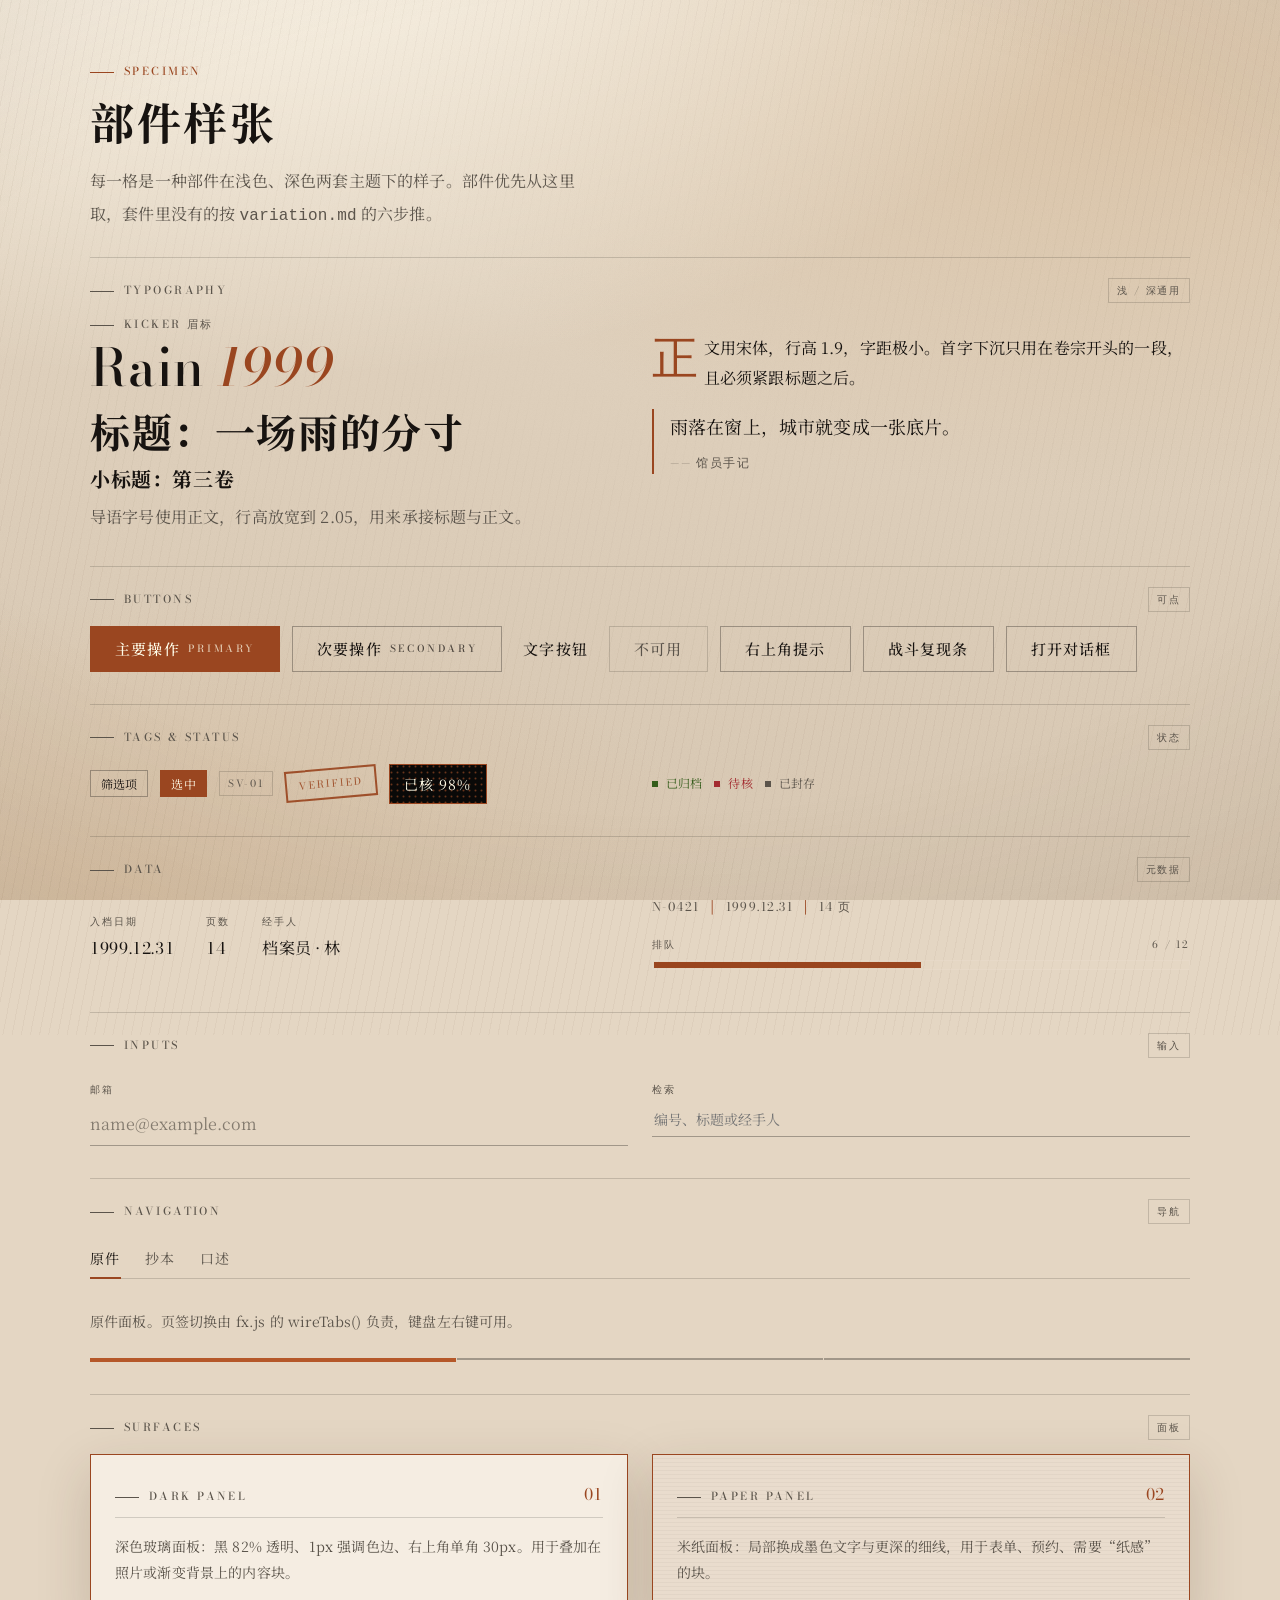
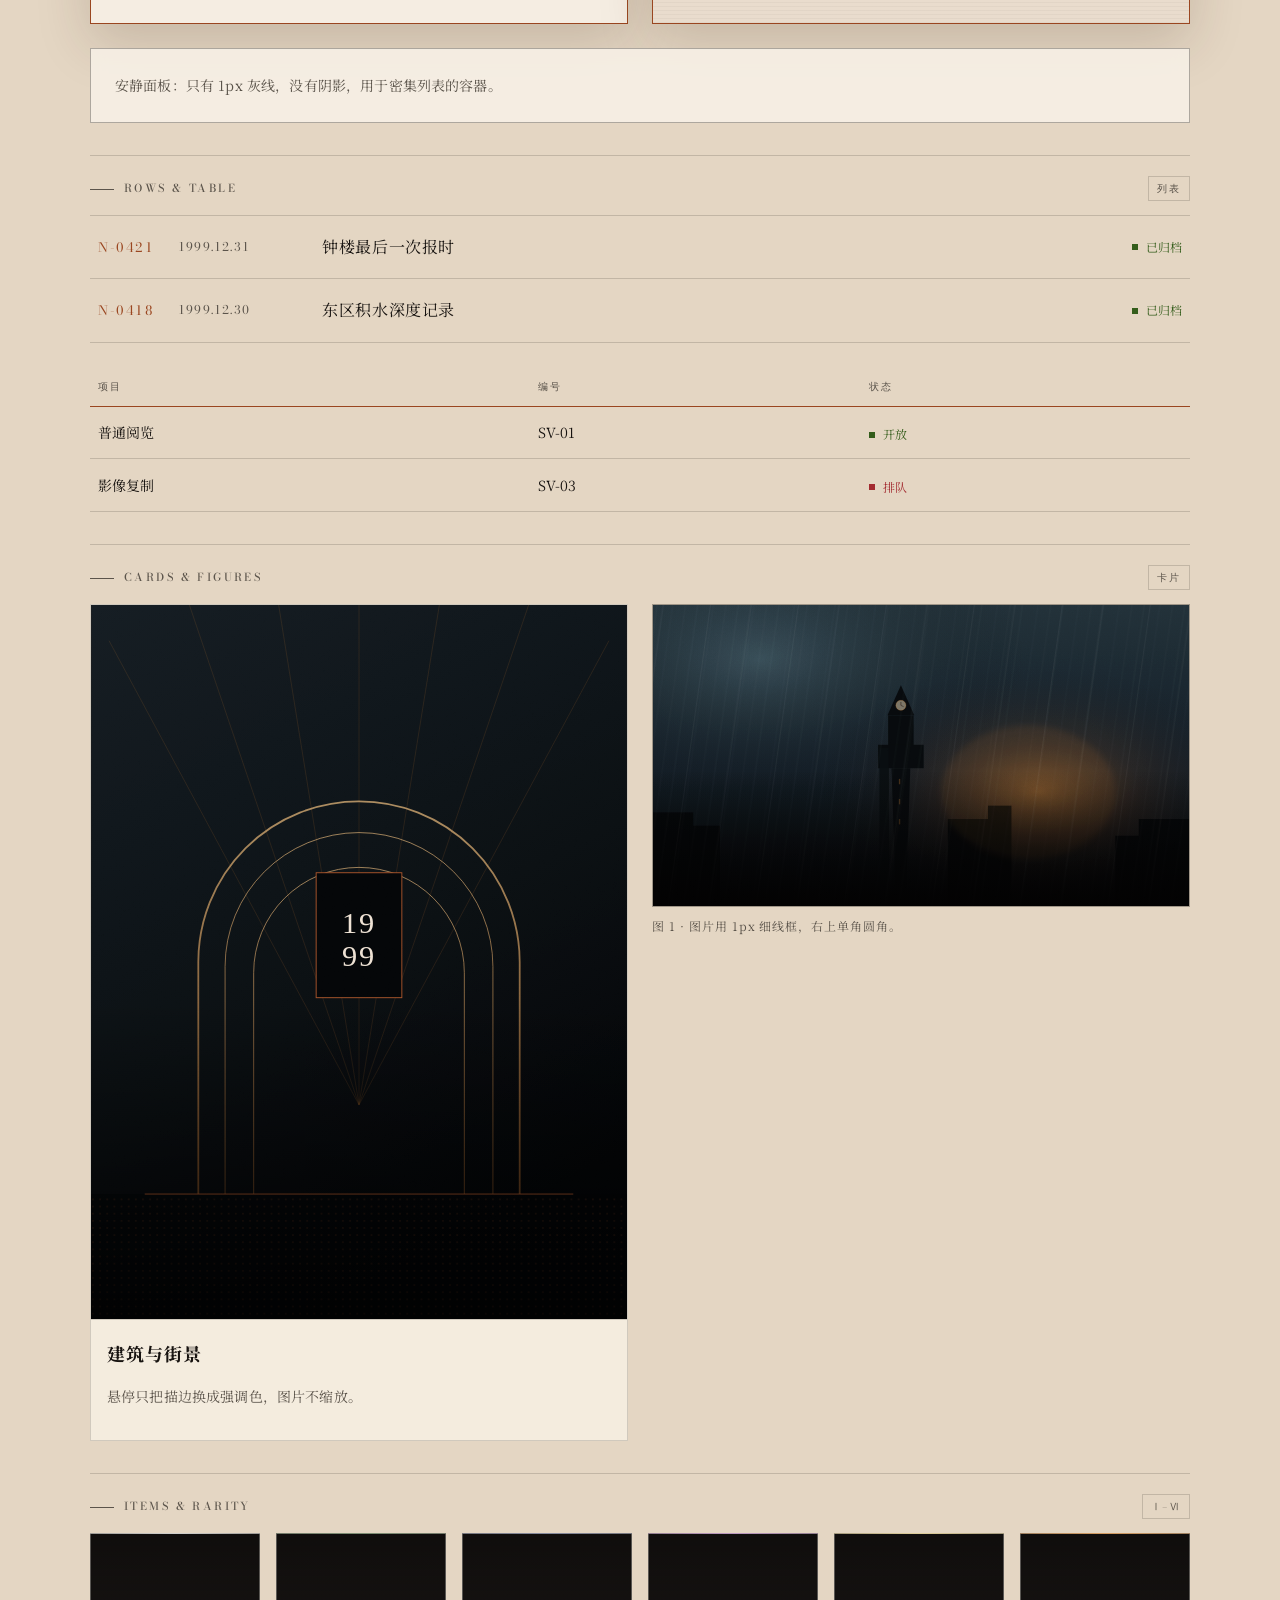
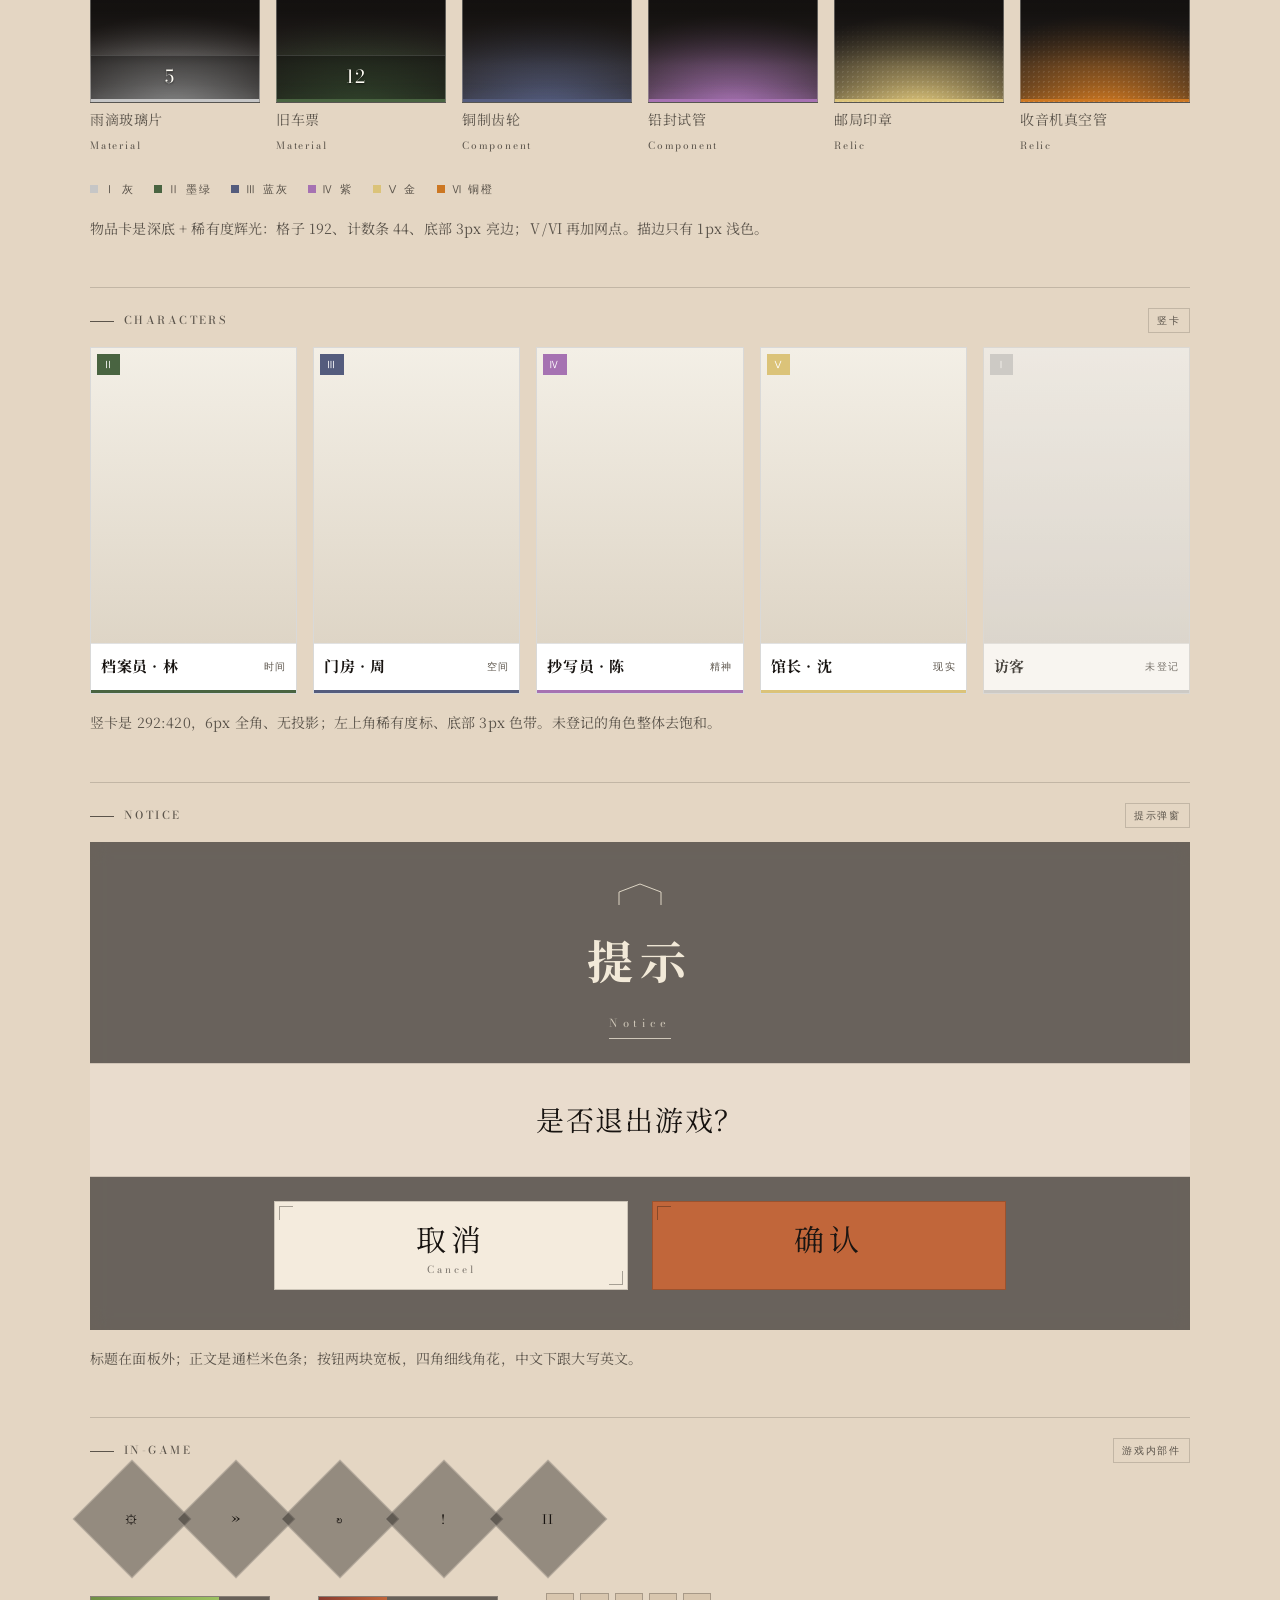
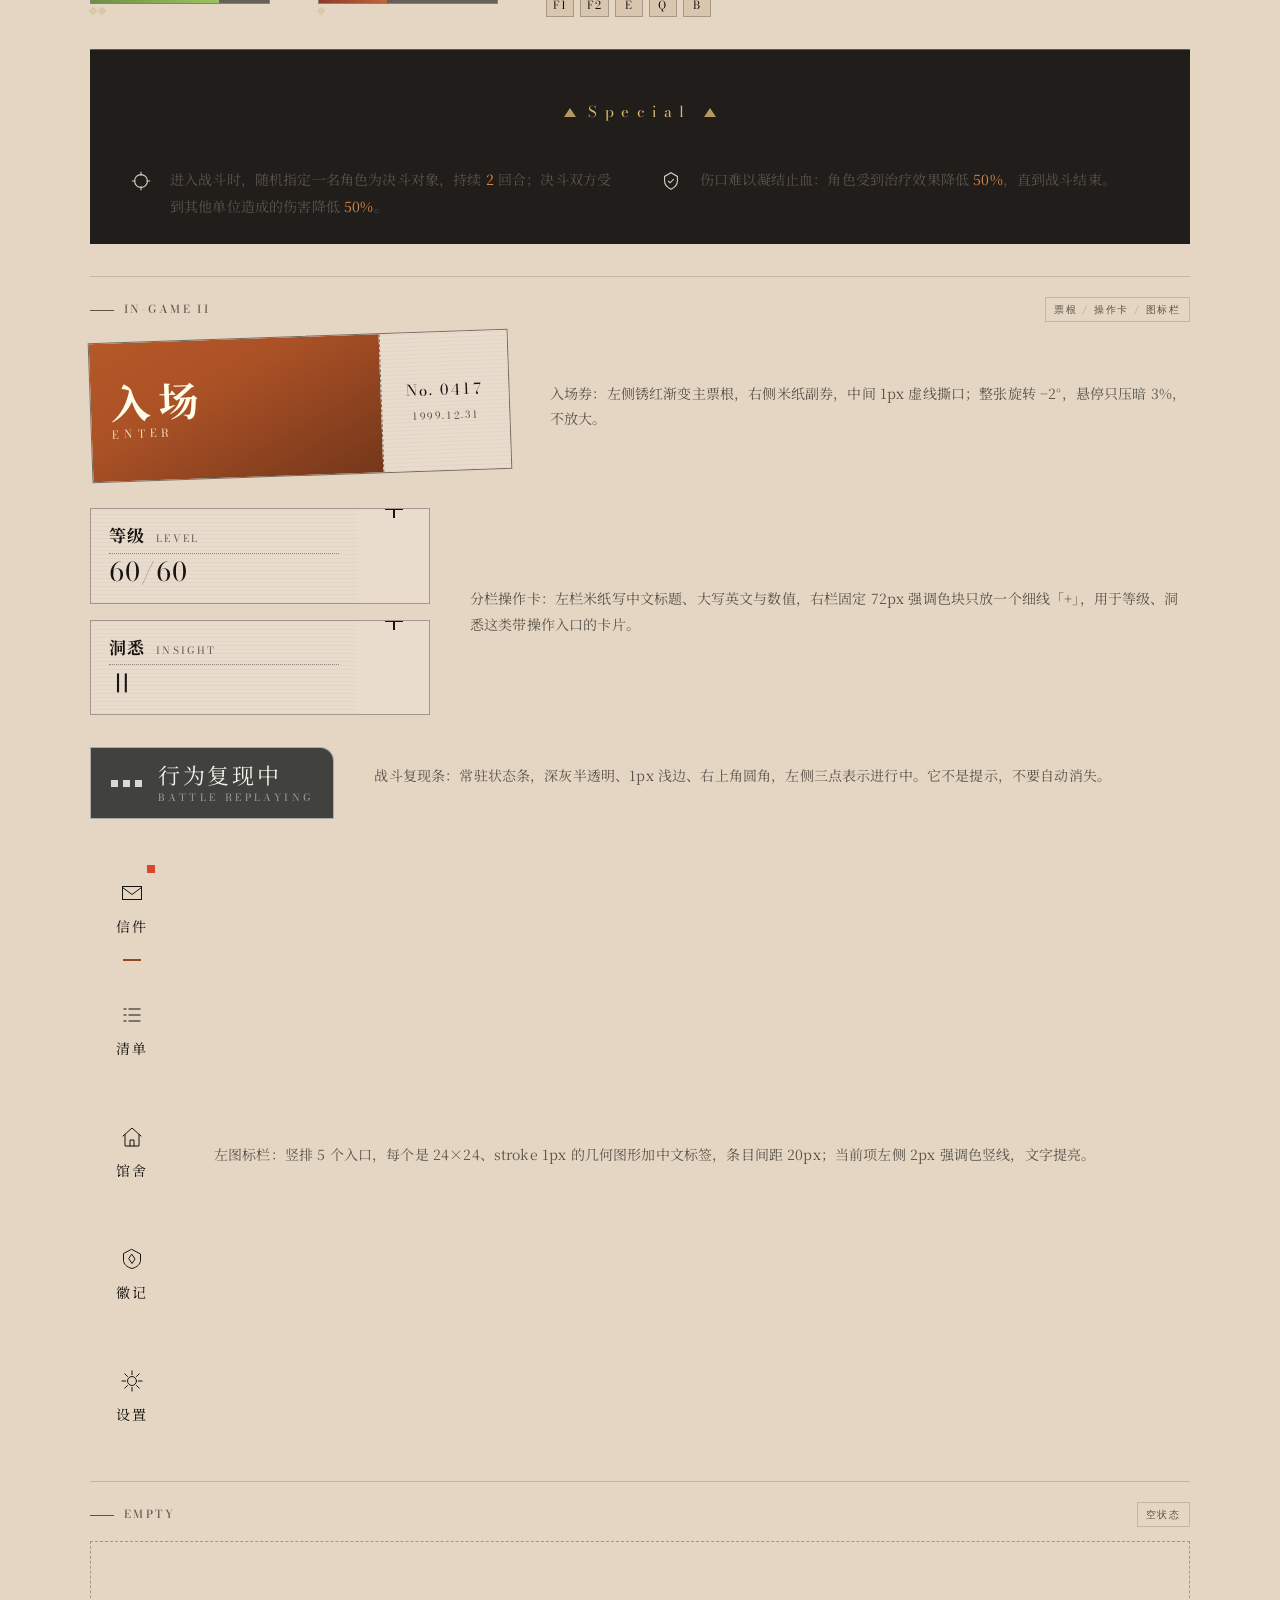
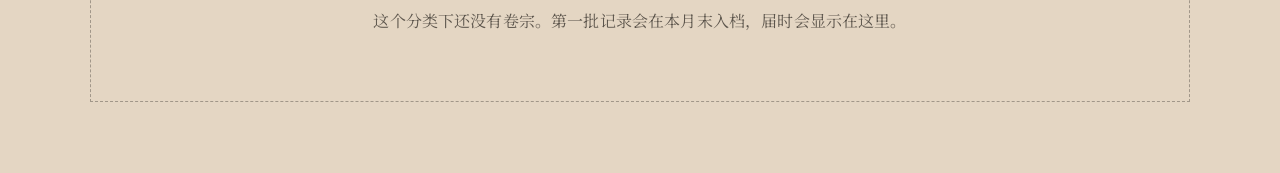
<file: templates/specimen.html>
<!DOCTYPE html>
<html lang="zh-CN" data-theme="dark" data-accent="rust" data-density="standard" data-motion="full">
<head>
<meta charset="utf-8">
<meta name="viewport" content="width=device-width, initial-scale=1">
<title>部件样张 · reverse1999-ui</title>
<link rel="preconnect" href="https://fonts.googleapis.com">
<link rel="preconnect" href="https://fonts.gstatic.com" crossorigin>
<link href="https://fonts.googleapis.com/css2?family=Bodoni+Moda:ital,wght@0,400..700;1,400..600&family=Noto+Serif+SC:wght@400;500;700&display=swap" rel="stylesheet">
<link rel="stylesheet" href="../assets/reverse1999.css">
<style>
  .spec { padding: 20px 0 32px; border-bottom: 1px solid var(--r99-line); }
  .spec__label { display: flex; justify-content: space-between; align-items: baseline; margin-bottom: 14px; }
  .spec__row { display: flex; flex-wrap: wrap; align-items: center; gap: 12px; }
  .spec__grid { display: grid; grid-template-columns: repeat(2, minmax(0, 1fr)); gap: 24px; }
</style>
</head>
<body class="r99">

<div class="r99-atmos" aria-hidden="true"></div>
<div class="r99-rain" aria-hidden="true"></div>
<div class="r99-grain" aria-hidden="true"></div>
<div class="r99-vignette" aria-hidden="true"></div>

<main class="r99-main">
  <div class="r99-shell">
    <header class="r99-article__head">
      <span class="r99-kicker r99-kicker--accent">Specimen</span>
      <h1 class="r99-article__title" style="font-size:44px">部件样张</h1>
      <p class="r99-lead" style="max-width:32em">每一格是一种部件在浅色、深色两套主题下的样子。部件优先从这里取，套件里没有的按 <code>variation.md</code> 的六步推。</p>
    </header>

    <section class="spec">
      <div class="spec__label"><span class="r99-kicker">Typography</span><span class="r99-tag">浅 / 深通用</span></div>
      <div class="spec__grid">
        <div>
          <span class="r99-kicker">Kicker 眉标</span>
          <p class="r99-display" style="font-size:52px;margin-top:8px">Rain <em>1999</em></p>
          <h2 class="r99-title" style="margin-top:12px">标题：一场雨的分寸</h2>
          <h3 class="r99-h3" style="margin-top:8px">小标题：第三卷</h3>
          <p class="r99-lead" style="margin-top:8px">导语字号使用正文，行高放宽到 2.05，用来承接标题与正文。</p>
        </div>
        <div>
          <p class="r99-dropcap">正文用宋体，行高 1.9，字距极小。首字下沉只用在卷宗开头的一段，且必须紧跟标题之后。</p>
          <blockquote class="r99-quote" style="margin-top:16px">雨落在窗上，城市就变成一张底片。<cite>—— 馆员手记</cite></blockquote>
        </div>
      </div>
    </section>

    <section class="spec">
      <div class="spec__label"><span class="r99-kicker">Buttons</span><span class="r99-tag">可点</span></div>
      <div class="spec__row">
        <button class="r99-btn r99-btn--primary">主要操作<span class="r99-btn__en">Primary</span></button>
        <button class="r99-btn">次要操作<span class="r99-btn__en">Secondary</span></button>
        <button class="r99-btn r99-btn--quiet">文字按钮</button>
        <button class="r99-btn" disabled>不可用</button>
        <button class="r99-btn" data-r99-toast="双重解析今日剩余次数：2/4">右上角提示</button>
        <button class="r99-btn" data-r99-replay="行为复现中">战斗复现条</button>
        <button class="r99-btn" data-r99-open="dlg-demo">打开对话框</button>
      </div>
    </section>

    <section class="spec">
      <div class="spec__label"><span class="r99-kicker">Tags &amp; Status</span><span class="r99-tag">状态</span></div>
      <div class="spec__grid">
        <div class="spec__row">
          <span class="r99-chip">筛选项</span>
          <span class="r99-chip r99-chip--on">选中</span>
          <span class="r99-tag">SV-01</span>
          <span class="r99-stamp">Verified</span>
          <span class="r99-badge">已核 98%</span>
        </div>
        <div class="spec__row">
          <span class="r99-status r99-status--ok">已归档</span>
          <span class="r99-status r99-status--due">待核</span>
          <span class="r99-status">已封存</span>
        </div>
      </div>
    </section>

    <section class="spec">
      <div class="spec__label"><span class="r99-kicker">Data</span><span class="r99-tag">元数据</span></div>
      <div class="spec__grid">
        <div class="spec__row" style="gap:32px">
          <dl class="r99-field"><dt>入档日期</dt><dd class="r99-num">1999.12.31</dd></dl>
          <dl class="r99-field"><dt>页数</dt><dd class="r99-num">14</dd></dl>
          <dl class="r99-field"><dt>经手人</dt><dd>档案员 · 林</dd></dl>
        </div>
        <div>
          <div class="r99-meta"><span>N-0421</span><span>1999.12.31</span><span>14 页</span></div>
          <span class="r99-meter" style="display:block;margin-top:16px">
            <span class="r99-meter__head"><span>排队</span><span>6 / 12</span></span>
            <span class="r99-meter__track"><span class="r99-meter__fill" style="width:50%"></span></span>
          </span>
        </div>
      </div>
    </section>

    <section class="spec">
      <div class="spec__label"><span class="r99-kicker">Inputs</span><span class="r99-tag">输入</span></div>
      <div class="spec__grid">
        <div>
          <label class="r99-label" for="s1">邮箱</label>
          <input class="r99-input" id="s1" placeholder="name@example.com">
        </div>
        <div>
          <label class="r99-label" for="s2">检索</label>
          <div class="r99-search"><input id="s2" type="search" placeholder="编号、标题或经手人"></div>
        </div>
      </div>
    </section>

    <section class="spec">
      <div class="spec__label"><span class="r99-kicker">Navigation</span><span class="r99-tag">导航</span></div>
      <ul class="r99-tabs" role="tablist" data-r99-tabs>
        <li role="presentation"><button role="tab" id="t1" aria-controls="p1" aria-selected="true">原件</button></li>
        <li role="presentation"><button role="tab" id="t2" aria-controls="p2" aria-selected="false" tabindex="-1">抄本</button></li>
        <li role="presentation"><button role="tab" id="t3" aria-controls="p3" aria-selected="false" tabindex="-1">口述</button></li>
      </ul>
      <div id="p1" role="tabpanel" aria-labelledby="t1" style="padding-top:16px"><p class="r99-note">原件面板。页签切换由 fx.js 的 wireTabs() 负责，键盘左右键可用。</p></div>
      <div id="p2" role="tabpanel" aria-labelledby="t2" style="padding-top:16px" hidden><p class="r99-note">抄本面板。</p></div>
      <div id="p3" role="tabpanel" aria-labelledby="t3" style="padding-top:16px" hidden><p class="r99-note">口述面板。</p></div>
      <ul class="r99-indicators" data-r99-indicators style="margin-top:24px">
        <li><button aria-current="true" aria-label="第一页"></button></li>
        <li><button aria-current="false" aria-label="第二页"></button></li>
        <li><button aria-current="false" aria-label="第三页"></button></li>
      </ul>
    </section>

    <section class="spec">
      <div class="spec__label"><span class="r99-kicker">Surfaces</span><span class="r99-tag">面板</span></div>
      <div class="spec__grid">
        <div class="r99-panel">
          <div class="r99-panel__head"><span class="r99-kicker">Dark panel</span><span class="r99-num" style="color:var(--r99-accent)">01</span></div>
          <p class="r99-note">深色玻璃面板：黑 82% 透明、1px 强调色边、右上角单角 30px。用于叠加在照片或渐变背景上的内容块。</p>
        </div>
        <div class="r99-panel r99-panel--paper">
          <div class="r99-panel__head"><span class="r99-kicker">Paper panel</span><span class="r99-num" style="color:var(--r99-accent)">02</span></div>
          <p class="r99-note">米纸面板：局部换成墨色文字与更深的细线，用于表单、预约、需要“纸感”的块。</p>
        </div>
      </div>
      <div class="r99-panel r99-panel--quiet" style="margin-top:24px">
        <p class="r99-note" style="margin:0">安静面板：只有 1px 灰线，没有阴影，用于密集列表的容器。</p>
      </div>
    </section>

    <section class="spec">
      <div class="spec__label"><span class="r99-kicker">Rows &amp; Table</span><span class="r99-tag">列表</span></div>
      <ul class="r99-list">
        <li><a href="#"><span class="r99-row__no">N-0421</span><span class="r99-row__date">1999.12.31</span><span class="r99-row__name">钟楼最后一次报时</span><span class="r99-status r99-status--ok">已归档</span></a></li>
        <li><a href="#"><span class="r99-row__no">N-0418</span><span class="r99-row__date">1999.12.30</span><span class="r99-row__name">东区积水深度记录</span><span class="r99-status r99-status--ok">已归档</span></a></li>
      </ul>
      <table class="r99-table" style="margin-top:24px">
        <thead><tr><th scope="col">项目</th><th scope="col">编号</th><th scope="col">状态</th></tr></thead>
        <tbody>
          <tr><td>普通阅览</td><td>SV-01</td><td><span class="r99-status r99-status--ok">开放</span></td></tr>
          <tr><td>影像复制</td><td>SV-03</td><td><span class="r99-status r99-status--due">排队</span></td></tr>
        </tbody>
      </table>
    </section>

    <section class="spec">
      <div class="spec__label"><span class="r99-kicker">Cards &amp; Figures</span><span class="r99-tag">卡片</span></div>
      <div class="spec__grid">
        <a class="r99-card" href="#">
          <div class="r99-card__media"><img src="../assets/art/plate-arch.svg" alt="拱门图案"></div>
          <div class="r99-card__body">
            <h3 class="r99-card__name">建筑与街景</h3>
            <p class="r99-note">悬停只把描边换成强调色，图片不缩放。</p>
          </div>
        </a>
        <figure class="r99-figure">
          <img src="../assets/art/scene-rain.svg" alt="雨幕中的钟楼">
          <figcaption>图 1 · 图片用 1px 细线框，右上单角圆角。</figcaption>
        </figure>
      </div>
    </section>

    <section class="spec">
      <div class="spec__label"><span class="r99-kicker">Items &amp; Rarity</span><span class="r99-tag">Ⅰ–Ⅵ</span></div>
      <div style="display:grid;grid-template-columns:repeat(6,minmax(0,1fr));gap:16px">
        <figure class="r99-item" data-rare="1">
          <span class="r99-item__plate"><span class="r99-item__band"></span><span class="r99-item__count">5</span></span>
          <figcaption class="r99-item__name">雨滴玻璃片</figcaption>
          <span class="r99-item__tag">Material</span>
        </figure>
        <figure class="r99-item" data-rare="2">
          <span class="r99-item__plate"><span class="r99-item__band"></span><span class="r99-item__count">12</span></span>
          <figcaption class="r99-item__name">旧车票</figcaption>
          <span class="r99-item__tag">Material</span>
        </figure>
        <figure class="r99-item" data-rare="3">
          <span class="r99-item__plate"><span class="r99-item__band"></span></span>
          <figcaption class="r99-item__name">铜制齿轮</figcaption>
          <span class="r99-item__tag">Component</span>
        </figure>
        <figure class="r99-item" data-rare="4">
          <span class="r99-item__plate"><span class="r99-item__band"></span></span>
          <figcaption class="r99-item__name">铅封试管</figcaption>
          <span class="r99-item__tag">Component</span>
        </figure>
        <figure class="r99-item" data-rare="5">
          <span class="r99-item__plate"><span class="r99-item__band"></span></span>
          <figcaption class="r99-item__name">邮局印章</figcaption>
          <span class="r99-item__tag">Relic</span>
        </figure>
        <figure class="r99-item" data-rare="6">
          <span class="r99-item__plate"><span class="r99-item__band"></span></span>
          <figcaption class="r99-item__name">收音机真空管</figcaption>
          <span class="r99-item__tag">Relic</span>
        </figure>
      </div>
      <div class="r99-cluster" style="gap:20px;margin-top:24px">
        <span class="r99-rare" data-rare="1">Ⅰ 灰</span>
        <span class="r99-rare" data-rare="2">Ⅱ 墨绿</span>
        <span class="r99-rare" data-rare="3">Ⅲ 蓝灰</span>
        <span class="r99-rare" data-rare="4">Ⅳ 紫</span>
        <span class="r99-rare" data-rare="5">Ⅴ 金</span>
        <span class="r99-rare" data-rare="6">Ⅵ 铜橙</span>
      </div>
      <p class="r99-note r99-note--spaced">物品卡是深底 + 稀有度辉光：格子 192、计数条 44、底部 3px 亮边；Ⅴ/Ⅵ 再加网点。描边只有 1px 浅色。</p>
    </section>

    <section class="spec">
      <div class="spec__label"><span class="r99-kicker">Characters</span><span class="r99-tag">竖卡</span></div>
      <div style="display:grid;grid-template-columns:repeat(5,minmax(0,1fr));gap:16px">
        <figure class="r99-char" data-rare="2">
          <div class="r99-char__portrait"><span class="r99-char__rare">Ⅱ</span></div>
          <div class="r99-char__body"><span class="r99-char__name">档案员 · 林</span><span class="r99-char__meta">时间</span></div>
          <div class="r99-char__band"></div>
        </figure>
        <figure class="r99-char" data-rare="3">
          <div class="r99-char__portrait"><span class="r99-char__rare">Ⅲ</span></div>
          <div class="r99-char__body"><span class="r99-char__name">门房 · 周</span><span class="r99-char__meta">空间</span></div>
          <div class="r99-char__band"></div>
        </figure>
        <figure class="r99-char" data-rare="4">
          <div class="r99-char__portrait"><span class="r99-char__rare">Ⅳ</span></div>
          <div class="r99-char__body"><span class="r99-char__name">抄写员 · 陈</span><span class="r99-char__meta">精神</span></div>
          <div class="r99-char__band"></div>
        </figure>
        <figure class="r99-char" data-rare="5">
          <div class="r99-char__portrait"><span class="r99-char__rare">Ⅴ</span></div>
          <div class="r99-char__body"><span class="r99-char__name">馆长 · 沈</span><span class="r99-char__meta">现实</span></div>
          <div class="r99-char__band"></div>
        </figure>
        <figure class="r99-char r99-char--muted" data-rare="1">
          <div class="r99-char__portrait"><span class="r99-char__rare">Ⅰ</span></div>
          <div class="r99-char__body"><span class="r99-char__name">访客</span><span class="r99-char__meta">未登记</span></div>
          <div class="r99-char__band"></div>
        </figure>
      </div>
      <p class="r99-note r99-note--spaced">竖卡是 292:420，6px 全角、无投影；左上角稀有度标、底部 3px 色带。未登记的角色整体去饱和。</p>
    </section>

    <section class="spec">
      <div class="spec__label"><span class="r99-kicker">Notice</span><span class="r99-tag">提示弹窗</span></div>
      <div class="r99-notice r99-notice--inline">
        <div class="r99-notice__head">
          <svg class="r99-notice__arch" viewBox="0 0 46 24" aria-hidden="true"><path d="M2 23V10L23 2l21 8v13" fill="none" stroke="currentColor" stroke-width="1"/></svg>
          <h2 class="r99-notice__title">提示</h2>
          <span class="r99-notice__en">Notice</span>
        </div>
        <div class="r99-notice__body">是否退出游戏？</div>
        <div class="r99-notice__actions">
          <button class="r99-notice__btn" data-r99-toast="已取消">取消<span>Cancel</span></button>
          <button class="r99-notice__btn r99-notice__btn--primary" data-r99-toast="已确认">确认<span>Confirm</span></button>
        </div>
      </div>
      <p class="r99-note r99-note--spaced">标题在面板外；正文是通栏米色条；按钮两块宽板，四角细线角花，中文下跟大写英文。</p>
    </section>

    <section class="spec">
      <div class="spec__label"><span class="r99-kicker">In-game</span><span class="r99-tag">游戏内部件</span></div>
      <div class="r99-cluster" style="gap:20px;align-items:flex-start;margin-bottom:32px">
        <button class="r99-diamond" aria-label="设置"><span>⚙</span></button>
        <button class="r99-diamond" aria-label="跳过"><span>»</span></button>
        <button class="r99-diamond" aria-label="刷新"><span>↻</span></button>
        <button class="r99-diamond" aria-label="警告"><span>!</span></button>
        <button class="r99-diamond" aria-label="暂停"><span>II</span></button>
      </div>
      <div class="r99-cluster" style="gap:48px;margin-bottom:32px">
        <span class="r99-hp">
          <span class="r99-hp__track"><span class="r99-hp__fill" style="width:72%"></span></span>
          <span class="r99-hp__pips">
            <span class="r99-hp__pip r99-hp__pip--on"></span><span class="r99-hp__pip r99-hp__pip--on"></span><span class="r99-hp__pip"></span><span class="r99-hp__pip"></span>
          </span>
        </span>
        <span class="r99-hp">
          <span class="r99-hp__track"><span class="r99-hp__fill r99-hp__fill--enemy" style="width:38%"></span></span>
          <span class="r99-hp__pips">
            <span class="r99-hp__pip r99-hp__pip--on"></span><span class="r99-hp__pip"></span><span class="r99-hp__pip"></span>
          </span>
        </span>
        <span class="r99-cluster" style="gap:6px">
          <span class="r99-key">F1</span><span class="r99-key">F2</span><span class="r99-key">E</span><span class="r99-key">Q</span><span class="r99-key">B</span>
        </span>
      </div>
      <div class="r99-special">
        <div class="r99-special__title">Special</div>
        <div class="r99-special__grid">
          <div class="r99-special__item">
        <svg class="r99-special__icon" viewBox="0 0 24 24" fill="none" stroke="currentColor" stroke-width="1.2" aria-hidden="true"><circle cx="12" cy="12" r="7"/><path d="M12 2v4M12 18v4M2 12h4M18 12h4"/></svg>
        <span>进入战斗时，随机指定一名角色为决斗对象，持续 <em>2</em> 回合；决斗双方受到其他单位造成的伤害降低 <em>50%</em>。</span>
      </div>
          <div class="r99-special__item">
        <svg class="r99-special__icon" viewBox="0 0 24 24" fill="none" stroke="currentColor" stroke-width="1.2" aria-hidden="true"><path d="M12 3l7 4v5c0 4-3 7-7 9-4-2-7-5-7-9V7z"/><path d="M9 12l2 2 4-4"/></svg>
        <span>伤口难以凝结止血：角色受到治疗效果降低 <em>50%</em>，直到战斗结束。</span>
      </div>
        </div>
      </div>
    </section>
    <section class="spec">
      <div class="spec__label"><span class="r99-kicker">In-game II</span><span class="r99-tag">票根 / 操作卡 / 图标栏</span></div>

      <div class="r99-cluster" style="gap:40px;margin-bottom:32px">
        <div class="r99-ticket">
          <div class="r99-ticket__stub">
            <span class="r99-ticket__title">入场</span>
            <span class="r99-ticket__en">Enter</span>
          </div>
          <div class="r99-ticket__coupon">
            <span class="r99-ticket__no">No. 0417</span>
            <span class="r99-ticket__date">1999.12.31</span>
          </div>
        </div>
        <p class="r99-note" style="flex:1;min-width:240px;margin:0">入场券：左侧锈红渐变主票根，右侧米纸副券，中间 1px 虚线撕口；整张旋转 −2°，悬停只压暗 3%，不放大。</p>
      </div>

      <div class="r99-cluster" style="gap:40px;margin-bottom:32px">
        <div style="display:grid;gap:16px;width:min(340px,100%)">
          <button type="button" class="r99-actioncard" aria-label="等级 60/60，提升">
            <span class="r99-actioncard__body">
              <span class="r99-actioncard__head"><span class="r99-actioncard__title">等级</span><span class="r99-actioncard__en">Level</span></span>
              <span class="r99-actioncard__value">60/60</span>
            </span>
            <span class="r99-actioncard__add" aria-hidden="true"></span>
          </button>
          <button type="button" class="r99-actioncard" aria-label="洞悉 Ⅱ，提升">
            <span class="r99-actioncard__body">
              <span class="r99-actioncard__head"><span class="r99-actioncard__title">洞悉</span><span class="r99-actioncard__en">Insight</span></span>
              <span class="r99-actioncard__value">Ⅱ</span>
            </span>
            <span class="r99-actioncard__add" aria-hidden="true"></span>
          </button>
        </div>
        <p class="r99-note" style="flex:1;min-width:240px;margin:0">分栏操作卡：左栏米纸写中文标题、大写英文与数值，右栏固定 72px 强调色块只放一个细线「+」，用于等级、洞悉这类带操作入口的卡片。</p>
      </div>

      <div class="r99-cluster" style="gap:40px">
        <div class="r99-replay r99-replay--inline" role="status" aria-label="战斗复现条示例">
        <span class="r99-replay__dots" aria-hidden="true"><i></i><i></i><i></i></span>
        <span class="r99-replay__text">行为复现中<span class="r99-replay__en">Battle replaying</span></span>
      </div>
      <p class="r99-note" style="margin:10px 0 24px">战斗复现条：常驻状态条，深灰半透明、1px 浅边、右上角圆角，左侧三点表示进行中。它不是提示，不要自动消失。</p>
      
      <nav class="r99-iconrail" aria-label="主界面入口">
          <a class="r99-iconrail__item" href="#" aria-current="page" style="position:relative"><span class="r99-unread r99-unread--corner" aria-label="有新信息"></span>
            <svg class="r99-iconrail__icon" viewBox="0 0 24 24" fill="none" stroke="currentColor" stroke-width="1" stroke-linecap="square" stroke-linejoin="miter" aria-hidden="true">
              <rect x="2.5" y="5.5" width="19" height="13"/>
              <path d="M2.5 6.5 12 13.5l9.5-7"/>
            </svg>
            <span class="r99-iconrail__label">信件</span>
          </a>
          <a class="r99-iconrail__item" href="#">
            <svg class="r99-iconrail__icon" viewBox="0 0 24 24" fill="none" stroke="currentColor" stroke-width="1" stroke-linecap="square" stroke-linejoin="miter" aria-hidden="true">
              <path d="M4 6h2M4 12h2M4 18h2M9 6h11M9 12h11M9 18h11"/>
            </svg>
            <span class="r99-iconrail__label">清单</span>
          </a>
          <a class="r99-iconrail__item" href="#">
            <svg class="r99-iconrail__icon" viewBox="0 0 24 24" fill="none" stroke="currentColor" stroke-width="1" stroke-linecap="square" stroke-linejoin="miter" aria-hidden="true">
              <path d="M3 11 12 3l9 8"/>
              <path d="M5 9.5V21h14V9.5"/>
              <path d="M10 21v-6h4v6"/>
            </svg>
            <span class="r99-iconrail__label">馆舍</span>
          </a>
          <a class="r99-iconrail__item" href="#">
            <svg class="r99-iconrail__icon" viewBox="0 0 24 24" fill="none" stroke="currentColor" stroke-width="1" stroke-linecap="square" stroke-linejoin="miter" aria-hidden="true">
              <path d="M12 2.5 20.5 7v6.2c0 4.1-3.4 6.9-8.5 8.3-5.1-1.4-8.5-4.2-8.5-8.3V7Z"/>
              <path d="M12 7.5 15 12l-3 4.5L9 12Z"/>
            </svg>
            <span class="r99-iconrail__label">徽记</span>
          </a>
          <a class="r99-iconrail__item" href="#">
            <svg class="r99-iconrail__icon" viewBox="0 0 24 24" fill="none" stroke="currentColor" stroke-width="1" stroke-linecap="square" stroke-linejoin="miter" aria-hidden="true">
              <circle cx="12" cy="12" r="4.5"/>
              <path d="M12 2v3.5M12 18.5V22M2 12h3.5M18.5 12H22M4.9 4.9l2.5 2.5M16.6 16.6l2.5 2.5M19.1 4.9l-2.5 2.5M7.4 16.6l-2.5 2.5"/>
            </svg>
            <span class="r99-iconrail__label">设置</span>
          </a>
        </nav>
        <p class="r99-note" style="flex:1;min-width:240px;margin:0">左图标栏：竖排 5 个入口，每个是 24×24、stroke 1px 的几何图形加中文标签，条目间距 20px；当前项左侧 2px 强调色竖线，文字提亮。</p>
      </div>
    </section>

    <section class="spec" style="border-bottom:0">
      <div class="spec__label"><span class="r99-kicker">Empty</span><span class="r99-tag">空状态</span></div>
      <div class="r99-empty">这个分类下还没有卷宗。第一批记录会在本月末入档，届时会显示在这里。</div>
    </section>

  </div>
</main>

<div class="r99-scrim" id="scrim-demo" hidden></div>
<div class="r99-dialog" role="dialog" aria-modal="true" aria-labelledby="dlg-demo-title" id="dlg-demo" data-r99-scrim="scrim-demo" hidden>
  <span class="r99-kicker r99-kicker--accent">Dialog</span>
  <h2 class="r99-h2" id="dlg-demo-title" style="margin-top:8px">对话框</h2>
  <p class="r99-note" style="margin:12px 0 20px">按 Esc 关闭。遮罩是 72% 黑加轻微模糊，对话框与面板共用同一套圆角与描边。</p>
  <div class="r99-actions r99-actions--flush">
    <button class="r99-btn r99-btn--primary" data-r99-close>好</button>
    <button class="r99-btn" data-r99-close>取消</button>
  </div>
</div>

<script src="../assets/variant.js"></script>
<script src="../assets/fx.js"></script>
</body>
</html>
</file>
<file: assets/reverse1999.css>
/* reverse1999-ui 网页套件
   用法：<html data-theme="dark" data-accent="rust" data-density="standard">
   部件类名一律以 r99- 开头，不依赖任何框架。 */

/* ---------- 1. 变量 ---------- */

:root {
  --r99-s1: 4px;
  --r99-s2: 8px;
  --r99-s3: 16px;
  --r99-s4: 24px;
  --r99-s5: 40px;
  --r99-s6: 64px;
  --r99-s7: 96px;

  --r99-r-sm: 10px;
  --r99-r-md: 20px;
  --r99-r-lg: 30px;
  --r99-r-pill: 45px;

  --r99-hair: 1px;
  --r99-strong: 2px;
  --r99-active: 4px;

  --r99-serif: "Noto Serif SC", "Source Han Serif SC", "Songti SC", "SimSun", serif;
  --r99-display: "Bodoni Moda", "Didot", "Playfair Display", "Times New Roman", serif;
  --r99-mono: ui-monospace, "SF Mono", Consolas, monospace;

  --r99-fs-display: clamp(40px, 7vw, 76px);
  --r99-fs-title: clamp(28px, 3.4vw, 40px);
  --r99-fs-h2: 28px;
  --r99-fs-h3: 20px;
  --r99-fs-body: 16px;
  --r99-fs-small: 14px;
  --r99-fs-meta: 12px;
  --r99-fs-label: 11px;

  --r99-accent: #b55829;
  --r99-accent-bright: #db6f39;
  --r99-on-accent: #fffde9;
  --r99-bg: #0b0a09;
  --r99-bg-deep: #070606;
  --r99-glow-1: rgba(46, 68, 79, 0.5);
  --r99-glow-2: rgba(88, 44, 26, 0.42);
  --r99-surface: rgba(0, 0, 0, 0.82);
  --r99-surface-solid: #141210;
  --r99-paper: #e9dccd;
  --r99-paper-shade: #dccdba;
  --r99-text: #fffde9;
  --r99-text-muted: #c9c2b4;
  --r99-ink: #171310;
  --r99-ink-muted: #5b544b;
  --r99-line: rgba(233, 220, 205, 0.16);
  --r99-line-strong: rgba(233, 220, 205, 0.32);
  --r99-ok: #8ec755;
  --r99-due: #f56064;
  --r99-settled: #8c8d8c;
  --r99-grain-opacity: 0.055;
  --r99-grain-blend: overlay;
  --r99-shadow: 0 24px 70px rgba(0, 0, 0, 0.55);

  --r99-t-enter: 500ms;
  --r99-t-exit: 350ms;
  --r99-t-hover: 200ms;
  --r99-ease-enter: cubic-bezier(0.22, 0.61, 0.36, 1);
  --r99-ease-exit: cubic-bezier(0.33, 0, 0.2, 1);

  --r99-grain: url("data:image/svg+xml,%3Csvg xmlns='http://www.w3.org/2000/svg' width='160' height='160'%3E%3Cfilter id='n'%3E%3CfeTurbulence type='fractalNoise' baseFrequency='0.85' numOctaves='3' stitchTiles='stitch'/%3E%3CfeColorMatrix type='saturate' values='0'/%3E%3C/filter%3E%3Crect width='160' height='160' filter='url(%23n)'/%3E%3C/svg%3E");
  --r99-halftone: url("data:image/svg+xml,%3Csvg xmlns='http://www.w3.org/2000/svg' width='6' height='6'%3E%3Ccircle cx='1.5' cy='1.5' r='1' fill='%23b55829' fill-opacity='0.55'/%3E%3C/svg%3E");
  --r99-weave: repeating-linear-gradient(0deg, rgba(23, 19, 16, 0.035) 0 1px, transparent 1px 4px);

  --r99-rain: repeating-linear-gradient(
    101deg,
    rgba(226, 236, 240, 0.055) 0 1px,
    transparent 1px 9px
  );
}

[data-accent="amber"] {
  --r99-accent: #c97a2b;
  --r99-accent-bright: #e08f3d;
  --r99-on-accent: #171310;
}
[data-accent="verdigris"] {
  --r99-accent: #4f7d6a;
  --r99-accent-bright: #6a9b86;
}
[data-accent="gold"] {
  --r99-accent: #b08d4f;
  --r99-accent-bright: #c9a768;
  --r99-on-accent: #171310;
}

[data-density="compact"] {
  --r99-s1: 4px;
  --r99-s2: 6px;
  --r99-s3: 12px;
  --r99-s4: 18px;
  --r99-s5: 30px;
  --r99-s6: 48px;
  --r99-s7: 72px;
}
[data-density="roomy"] {
  --r99-s1: 6px;
  --r99-s2: 12px;
  --r99-s3: 22px;
  --r99-s4: 32px;
  --r99-s5: 52px;
  --r99-s6: 80px;
  --r99-s7: 120px;
}

[data-theme="light"],
[data-surface="paper"] {
  --r99-bg: #e4d6c3;
  --r99-bg-deep: #d8c8b3;
  --r99-glow-1: rgba(255, 250, 238, 0.85);
  --r99-glow-2: rgba(214, 186, 152, 0.55);
  --r99-surface: rgba(247, 241, 230, 0.88);
  --r99-surface-solid: #f7f1e6;
  --r99-text: #171310;
  --r99-text-muted: #5b544b;
  --r99-line: rgba(23, 19, 16, 0.16);
  --r99-line-strong: rgba(23, 19, 16, 0.32);
  --r99-accent: #9a4620;
  --r99-accent-bright: #b55829;
  --r99-on-accent: #fffde9;
  --r99-ok: #345d1b;
  --r99-due: #a32b30;
  --r99-settled: #5b544b;
  --r99-grain-opacity: 0.04;
  --r99-grain-blend: multiply;
  --r99-shadow: 0 18px 50px rgba(60, 40, 24, 0.18);
  --r99-rain: repeating-linear-gradient(
    101deg,
    rgba(90, 70, 50, 0.05) 0 1px,
    transparent 1px 9px
  );
}

/* ---------- 2. 基础 ---------- */

*,
*::before,
*::after {
  box-sizing: border-box;
}

html {
  -webkit-text-size-adjust: 100%;
  scroll-behavior: smooth;
}

body.r99 {
  margin: 0;
  min-height: 100vh;
  background: var(--r99-bg);
  color: var(--r99-text);
  font-family: var(--r99-serif);
  font-size: var(--r99-fs-body);
  line-height: 1.9;
  letter-spacing: 0.01em;
  -webkit-font-smoothing: antialiased;
  overflow-x: hidden;
}

.r99 ::selection {
  background: rgba(181, 88, 41, 0.35);
  color: var(--r99-text);
}

.r99 a {
  color: inherit;
  text-decoration: none;
}

.r99 img {
  max-width: 100%;
  display: block;
}

.r99 :focus-visible {
  outline: var(--r99-strong) solid var(--r99-text);
  outline-offset: 3px;
}

.r99-hide {
  position: absolute;
  width: 1px;
  height: 1px;
  overflow: hidden;
  clip-path: inset(50%);
  white-space: nowrap;
}

/* ---------- 3. 背景层 ---------- */

.r99-atmos {
  position: fixed;
  inset: 0;
  z-index: 0;
  pointer-events: none;
  background:
    radial-gradient(120% 90% at 18% -10%, var(--r99-glow-1) 0%, transparent 58%),
    radial-gradient(90% 70% at 88% 12%, var(--r99-glow-2) 0%, transparent 62%),
    radial-gradient(70% 46% at 8% 100%, var(--r99-glow-2) 0%, transparent 72%),
    linear-gradient(180deg, var(--r99-bg) 0%, var(--r99-bg-deep) 100%);
}

.r99-rain {
  position: fixed;
  inset: -15% -15% -15% -15%;
  z-index: 1;
  pointer-events: none;
  background-image: var(--r99-rain);
  filter: blur(0.4px);
  opacity: 0.9;
  mask-image: radial-gradient(70% 60% at 50% 40%, transparent 0%, #000 78%);
  animation: r99-rain-drift 90s linear infinite;
}

.r99-grain {
  position: fixed;
  inset: 0;
  z-index: 2;
  pointer-events: none;
  background-image: var(--r99-grain);
  background-size: 160px 160px;
  opacity: var(--r99-grain-opacity);
  mix-blend-mode: var(--r99-grain-blend);
}

.r99-vignette {
  position: fixed;
  inset: 0;
  z-index: 2;
  pointer-events: none;
  background: radial-gradient(120% 100% at 50% 45%, transparent 40%, rgba(0, 0, 0, 0.55) 100%);
}

[data-theme="light"] .r99-vignette,
[data-surface="paper"] .r99-vignette {
  background: radial-gradient(120% 100% at 50% 45%, transparent 45%, rgba(80, 55, 32, 0.16) 100%);
}

@keyframes r99-rain-drift {
  from {
    transform: translate3d(0, 0, 0);
  }
  to {
    transform: translate3d(-4%, 8%, 0);
  }
}

/* ---------- 4. 版式骨架 ---------- */

.r99-skip {
  position: absolute;
  left: var(--r99-s3);
  top: -60px;
  z-index: 100;
  padding: var(--r99-s2) var(--r99-s3);
  background: var(--r99-surface-solid);
  border: var(--r99-hair) solid var(--r99-accent);
  color: var(--r99-text);
  transition: top var(--r99-t-hover) ease;
}
.r99-skip:focus {
  top: var(--r99-s3);
}

.r99-shell {
  position: relative;
  z-index: 3;
  max-width: 1180px;
  margin: 0 auto;
  padding: 0 var(--r99-s5);
}

.r99-main {
  padding-bottom: var(--r99-s5);
}

.r99-section {
  padding: clamp(36px, 4.4vw, 64px) 0;
}

.r99-grid {
  display: grid;
  gap: var(--r99-s4);
}
.r99-grid--2 {
  grid-template-columns: repeat(2, minmax(0, 1fr));
}
.r99-grid--3 {
  grid-template-columns: repeat(3, minmax(0, 1fr));
}
.r99-grid--4 {
  grid-template-columns: repeat(4, minmax(0, 1fr));
}
.r99-grid--split {
  grid-template-columns: minmax(0, 1fr) 320px;
  gap: var(--r99-s6);
}
.r99-grid--half {
  grid-template-columns: minmax(0, 1.05fr) minmax(0, 1fr);
  gap: var(--r99-s6);
}

.r99-stack > * + * {
  margin-top: var(--r99-s3);
}

/* ---------- 5. 文字 ---------- */

.r99-kicker {
  display: block;
  font-family: var(--r99-display);
  font-size: var(--r99-fs-label);
  font-weight: 500;
  letter-spacing: 0.22em;
  text-transform: uppercase;
  color: var(--r99-text-muted);
  line-height: 1.4;
}
.r99-kicker--accent {
  color: var(--r99-accent);
}
.r99-kicker::before {
  content: "";
  display: inline-block;
  width: 24px;
  height: 1px;
  margin-right: 10px;
  vertical-align: middle;
  background: currentColor;
}

.r99-display {
  margin: 0;
  font-family: var(--r99-display);
  font-size: var(--r99-fs-display);
  font-weight: 500;
  line-height: 1.04;
  letter-spacing: 0.02em;
  color: var(--r99-text);
}
.r99-display em {
  font-style: italic;
  color: var(--r99-accent);
}

.r99-title {
  margin: 0;
  font-size: var(--r99-fs-title);
  font-weight: 700;
  line-height: 1.24;
  letter-spacing: 0.04em;
}

.r99-h2 {
  margin: 0;
  font-size: var(--r99-fs-h2);
  font-weight: 700;
  line-height: 1.35;
  letter-spacing: 0.04em;
}

.r99-h3 {
  margin: 0;
  font-size: var(--r99-fs-h3);
  font-weight: 700;
  line-height: 1.45;
  letter-spacing: 0.03em;
}

.r99-lead {
  margin: 0;
  font-size: var(--r99-fs-body);
  line-height: 2.05;
  color: var(--r99-text-muted);
}

.r99-prose {
  max-width: 40em;
}
.r99-prose p {
  margin: 0 0 var(--r99-s3);
}
.r99-prose h2 {
  margin: var(--r99-s5) 0 var(--r99-s3);
}
.r99-prose h3 {
  margin: var(--r99-s4) 0 var(--r99-s2);
}
.r99-prose ul {
  padding-left: 1.2em;
}
.r99-prose li {
  margin: 0.4em 0;
}
.r99-prose strong {
  color: var(--r99-text);
  font-weight: 700;
}
.r99-prose a {
  color: var(--r99-text);
  border-bottom: 1px solid var(--r99-accent);
}
.r99-prose code {
  font-family: var(--r99-mono);
  font-size: 0.9em;
  padding: 2px 6px;
  background: rgba(181, 88, 41, 0.14);
  border: 1px solid var(--r99-line);
}

.r99-side {
  writing-mode: vertical-rl;
  text-orientation: mixed;
  transform: rotate(180deg);
  font-family: var(--r99-display);
  font-size: var(--r99-fs-label);
  letter-spacing: 0.32em;
  text-transform: uppercase;
  color: var(--r99-text-muted);
  white-space: nowrap;
}

.r99-meta {
  display: flex;
  flex-wrap: wrap;
  align-items: center;
  gap: var(--r99-s2);
  font-family: var(--r99-display);
  font-size: var(--r99-fs-meta);
  letter-spacing: 0.12em;
  color: var(--r99-text-muted);
}
.r99-meta > * + *::before {
  content: "│";
  margin-right: var(--r99-s2);
  color: var(--r99-accent);
}

.r99-num {
  font-family: var(--r99-display);
  font-variant-numeric: tabular-nums;
  letter-spacing: 0.04em;
}

.r99-quote {
  margin: var(--r99-s4) 0;
  padding-left: var(--r99-s3);
  border-left: var(--r99-strong) solid var(--r99-accent);
  color: var(--r99-text);
  font-size: var(--r99-fs-lead, 18px);
  line-height: 1.9;
}
.r99-quote cite {
  display: block;
  margin-top: var(--r99-s2);
  font-family: var(--r99-display);
  font-size: var(--r99-fs-meta);
  font-style: normal;
  letter-spacing: 0.14em;
  color: var(--r99-text-muted);
}

.r99-dropcap::first-letter {
  float: left;
  margin: 0.06em 0.12em 0 0;
  font-family: var(--r99-display);
  font-size: 2.9em;
  line-height: 1;
  color: var(--r99-accent);
}

.r99-note {
  font-size: var(--r99-fs-small);
  color: var(--r99-text-muted);
  line-height: 1.8;
}

/* ---------- 6. 线 ---------- */

.r99-rule {
  position: relative;
  height: 1px;
  margin: var(--r99-s5) 0;
  border: 0;
  background: linear-gradient(90deg, var(--r99-accent), var(--r99-line) 55%, transparent);
}
.r99-rule::after {
  content: "";
  position: absolute;
  left: 0;
  top: -2.5px;
  width: 6px;
  height: 6px;
  background: var(--r99-accent);
  transform: rotate(45deg);
}

.r99-hairline {
  height: 1px;
  border: 0;
  margin: 0;
  background: var(--r99-line);
}

/* ---------- 7. 面板 ---------- */

.r99-panel {
  position: relative;
  padding: var(--r99-s4);
  background: var(--r99-surface);
  border: var(--r99-hair) solid var(--r99-accent);
  border-radius: 0;
  box-shadow: var(--r99-shadow);
  backdrop-filter: blur(8px) saturate(0.92);
  -webkit-backdrop-filter: blur(8px) saturate(0.92);
}

.r99-panel--quiet {
  border-color: var(--r99-line-strong);
  box-shadow: none;
}

.r99-panel--paper {
  --r99-text: var(--r99-ink);
  --r99-text-muted: var(--r99-ink-muted);
  --r99-line: rgba(23, 19, 16, 0.16);
  --r99-line-strong: rgba(23, 19, 16, 0.34);
  --r99-panel: var(--r99-paper);
  color: var(--r99-ink);
  background-color: var(--r99-paper);
  background-image: var(--r99-weave);
  border-color: var(--r99-accent);
}
.r99-panel--paper .r99-kicker,
.r99-panel--paper .r99-note,
.r99-panel--paper .r99-meta {
  color: var(--r99-ink-muted);
}
.r99-panel--paper .r99-title,
.r99-panel--paper .r99-h2,
.r99-panel--paper .r99-h3 {
  color: var(--r99-ink);
}

.r99-panel__head {
  display: flex;
  align-items: baseline;
  justify-content: space-between;
  gap: var(--r99-s3);
  padding-bottom: var(--r99-s2);
  margin-bottom: var(--r99-s3);
  border-bottom: var(--r99-hair) solid var(--r99-line);
}

/* 窄条标题：上下两条细线夹住编号与标题 */
.r99-plate {
  position: relative;
  display: flex;
  align-items: flex-end;
  gap: var(--r99-s3);
  padding: var(--r99-s2) 0;
  border-bottom: var(--r99-hair) solid var(--r99-line);
  margin-bottom: var(--r99-s4);
}
.r99-plate__no {
  font-family: var(--r99-display);
  font-size: 28px;
  line-height: 1;
  color: var(--r99-accent);
  font-variant-numeric: tabular-nums;
}
.r99-plate__text {
  display: flex;
  flex-direction: column;
  gap: 2px;
}
.r99-plate__en {
  font-family: var(--r99-display);
  font-size: var(--r99-fs-label);
  letter-spacing: 0.24em;
  text-transform: uppercase;
  color: var(--r99-text-muted);
}

/* ---------- 8. 按钮 ---------- */

.r99-btn {
  display: inline-flex;
  align-items: center;
  justify-content: center;
  gap: var(--r99-s2);
  min-height: 46px;
  padding: 10px var(--r99-s4);
  font-family: var(--r99-serif);
  font-size: 15px;
  font-weight: 500;
  letter-spacing: 0.08em;
  color: var(--r99-text);
  background: transparent;
  border: var(--r99-hair) solid var(--r99-line-strong);
  border-radius: 0;
  cursor: pointer;
  transition:
    filter var(--r99-t-hover) ease,
    border-color var(--r99-t-hover) ease;
}
.r99-btn:hover {
  filter: brightness(0.97);
}
.r99-btn:active {
  filter: brightness(0.82);
}
.r99-btn[disabled] {
  color: var(--r99-settled);
  border-color: var(--r99-line);
  cursor: not-allowed;
  background: transparent;
}

.r99-btn--primary {
  color: var(--r99-on-accent);
  background: var(--r99-accent);
  border-color: var(--r99-accent);
}
.r99-btn--primary:hover {
  filter: brightness(0.95);
}
.r99-btn--primary:active {
  filter: brightness(0.8);
}

.r99-btn--quiet {
  border-color: transparent;
  padding-inline: var(--r99-s2);
}
.r99-btn--quiet:hover {
  border-color: transparent;
  background: transparent;
  color: var(--r99-accent-bright);
}

.r99-btn--block {
  width: 100%;
}

.r99-btn__en {
  font-family: var(--r99-display);
  font-size: 10px;
  letter-spacing: 0.26em;
  text-transform: uppercase;
  opacity: 0.72;
}

/* ---------- 9. 标签与状态 ---------- */

.r99-chip {
  display: inline-flex;
  align-items: center;
  gap: 6px;
  padding: 3px 10px;
  font-size: var(--r99-fs-meta);
  line-height: 1.6;
  color: var(--r99-text);
  border: var(--r99-hair) solid var(--r99-line-strong);
  border-radius: 0;
  background: rgba(255, 253, 233, 0.03);
}
.r99-chip--on {
  color: var(--r99-on-accent);
  background: var(--r99-accent);
  border-color: var(--r99-accent);
}

.r99-tag {
  display: inline-block;
  padding: 2px 8px;
  font-family: var(--r99-display);
  font-size: 10px;
  letter-spacing: 0.18em;
  text-transform: uppercase;
  color: var(--r99-text-muted);
  border: var(--r99-hair) solid var(--r99-line);
}

.r99-status {
  display: inline-flex;
  align-items: center;
  gap: 8px;
  font-size: var(--r99-fs-meta);
  color: var(--r99-text-muted);
}
.r99-status::before {
  content: "";
  width: 6px;
  height: 6px;
  border-radius: 0;
  background: var(--r99-settled);
}
.r99-status--ok {
  color: var(--r99-ok);
}
.r99-status--ok::before {
  background: var(--r99-ok);
}
.r99-status--due {
  color: var(--r99-due);
}
.r99-status--due::before {
  background: var(--r99-due);
}

.r99-stamp {
  display: inline-block;
  padding: 4px 12px;
  font-family: var(--r99-display);
  font-size: 10px;
  letter-spacing: 0.2em;
  text-transform: uppercase;
  color: var(--r99-accent);
  border: var(--r99-strong) solid var(--r99-accent);
  transform: rotate(-5deg);
  opacity: 0.92;
}

.r99-badge {
  display: inline-flex;
  align-items: center;
  gap: var(--r99-s2);
  padding: 6px 14px;
  font-size: var(--r99-fs-small);
  letter-spacing: 0.08em;
  color: var(--r99-text);
  background-color: #0a0908;
  background-image: var(--r99-halftone);
  border: var(--r99-hair) solid var(--r99-accent);
  border-radius: 0;
}

/* ---------- 10. 导航 ---------- */

.r99-masthead {
  position: relative;
  z-index: 4;
  border-bottom: var(--r99-hair) solid var(--r99-line);
  background: linear-gradient(180deg, rgba(0, 0, 0, 0.55), transparent);
}
[data-theme="light"] .r99-masthead,
[data-surface="paper"] .r99-masthead {
  background: linear-gradient(180deg, rgba(255, 250, 238, 0.5), transparent);
}

.r99-masthead__inner {
  display: flex;
  align-items: center;
  justify-content: space-between;
  gap: var(--r99-s4);
  padding: var(--r99-s3) 0;
}

.r99-logo {
  display: inline-flex;
  align-items: baseline;
  gap: 10px;
}
.r99-logo__zh {
  font-size: 22px;
  font-weight: 700;
  letter-spacing: 0.14em;
}
.r99-logo__en {
  font-family: var(--r99-display);
  font-size: 9px;
  letter-spacing: 0.42em;
  text-transform: uppercase;
  color: var(--r99-text-muted);
}

.r99-nav {
  display: flex;
  align-items: center;
  gap: var(--r99-s4);
}
.r99-nav a {
  position: relative;
  padding: 6px 0;
  font-size: var(--r99-fs-small);
  letter-spacing: 0.12em;
  color: var(--r99-text-muted);
  transition: color var(--r99-t-hover) ease;
}
.r99-nav a:hover {
  color: var(--r99-text);
}
.r99-nav a[aria-current="page"] {
  color: var(--r99-text);
}
.r99-nav a[aria-current="page"]::after {
  content: "";
  position: absolute;
  left: 0;
  right: 0;
  bottom: -1px;
  height: var(--r99-strong);
  background: var(--r99-accent);
}

.r99-tabs {
  display: flex;
  gap: var(--r99-s4);
  margin: 0;
  padding: 0;
  list-style: none;
  border-bottom: var(--r99-hair) solid var(--r99-line);
}
.r99-tabs button {
  position: relative;
  padding: 10px 0;
  font-family: var(--r99-serif);
  font-size: var(--r99-fs-small);
  letter-spacing: 0.1em;
  color: var(--r99-text-muted);
  background: none;
  border: 0;
  cursor: pointer;
  transition: color var(--r99-t-hover) ease;
}
.r99-tabs button:hover {
  color: var(--r99-text);
}
.r99-tabs button[aria-selected="true"] {
  color: var(--r99-text);
}

.r99-tabs button[aria-selected="true"]::after {
  content: "";
  position: absolute;
  left: 0;
  right: 0;
  bottom: -1px;
  height: var(--r99-strong);
  background: var(--r99-accent);
  transform: scaleX(1);
}

/* ---------- 11. 卡片与图 ---------- */

.r99-card {
  display: flex;
  flex-direction: column;
  background: rgba(0, 0, 0, 0.55);
  border: var(--r99-hair) solid var(--r99-line);
  border-radius: 0;
  overflow: hidden;
  transition:
    border-color var(--r99-t-hover) ease,
    filter var(--r99-t-hover) ease;
}
.r99-card:hover {
  border-color: var(--r99-accent);
}
[data-theme="light"] .r99-card,
[data-surface="paper"] .r99-card {
  background: rgba(255, 250, 240, 0.6);
}

.r99-card__media {
  position: relative;
  aspect-ratio: 3 / 4;
  overflow: hidden;
  background:
    linear-gradient(160deg, rgba(181, 88, 41, 0.18), transparent 55%),
    #1a1613;
}
.r99-card__media img {
  width: 100%;
  height: 100%;
  object-fit: cover;
  filter: saturate(0.88) contrast(1.06);
}
.r99-card__media::after {
  content: "";
  position: absolute;
  inset: 0;
  background: linear-gradient(180deg, transparent 55%, rgba(0, 0, 0, 0.7));
  pointer-events: none;
}

.r99-card__body {
  padding: var(--r99-s3);
  border-top: var(--r99-hair) solid var(--r99-line);
}
.r99-card__name {
  margin: 0 0 4px;
  font-size: 18px;
  font-weight: 700;
  letter-spacing: 0.06em;
}

.r99-figure {
  margin: 0;
}
.r99-figure img {
  width: 100%;
  border: var(--r99-hair) solid var(--r99-line-strong);
  border-radius: 0;
  filter: saturate(0.9) contrast(1.04);
}
.r99-figure figcaption {
  margin-top: var(--r99-s2);
  font-size: var(--r99-fs-meta);
  letter-spacing: 0.08em;
  color: var(--r99-text-muted);
}

/* ---------- 12. 列表与表 ---------- */

.r99-list {
  margin: 0;
  padding: 0;
  list-style: none;
  border-top: var(--r99-hair) solid var(--r99-line);
}
.r99-list li {
  border-bottom: var(--r99-hair) solid var(--r99-line);
}
.r99-list a,
.r99-row {
  display: grid;
  grid-template-columns: 64px 128px minmax(0, 1fr) auto;
  align-items: center;
  gap: var(--r99-s3);
  padding: var(--r99-s3) var(--r99-s2);
  color: var(--r99-text);
  transition:
    background-color var(--r99-t-hover) ease,
    box-shadow var(--r99-t-hover) ease;
}
.r99-list a:hover,
.r99-row:hover {
  background: rgba(255, 253, 233, 0.035);
  box-shadow: inset var(--r99-strong) 0 0 0 var(--r99-accent);
}
.r99-row__no {
  white-space: nowrap;
  font-family: var(--r99-display);
  font-size: 13px;
  letter-spacing: 0.12em;
  color: var(--r99-accent);
  font-variant-numeric: tabular-nums;
}
.r99-row__date {
  font-family: var(--r99-display);
  font-size: var(--r99-fs-meta);
  letter-spacing: 0.1em;
  color: var(--r99-text-muted);
  font-variant-numeric: tabular-nums;
}
.r99-row__name {
  font-size: 16px;
  letter-spacing: 0.04em;
}

.r99-table {
  width: 100%;
  border-collapse: collapse;
  font-size: var(--r99-fs-small);
}
.r99-table th {
  padding: 10px var(--r99-s2);
  text-align: left;
  font-family: var(--r99-display);
  font-size: 10px;
  font-weight: 500;
  letter-spacing: 0.2em;
  text-transform: uppercase;
  color: var(--r99-text-muted);
  border-bottom: var(--r99-hair) solid var(--r99-accent);
}
.r99-table td {
  padding: 12px var(--r99-s2);
  border-bottom: var(--r99-hair) solid var(--r99-line);
  font-variant-numeric: tabular-nums;
}
.r99-table tr:hover td {
  background: rgba(255, 253, 233, 0.03);
}

/* ---------- 13. 表单 ---------- */

.r99-field {
  display: flex;
  flex-direction: column;
  gap: 2px;
}
.r99-field dt,
.r99-label {
  font-family: var(--r99-display);
  font-size: 10px;
  letter-spacing: 0.2em;
  text-transform: uppercase;
  color: var(--r99-text-muted);
}
.r99-field dd {
  margin: 0;
  font-size: 16px;
  font-variant-numeric: tabular-nums;
}

.r99-input {
  width: 100%;
  padding: 10px 0;
  font-family: var(--r99-serif);
  font-size: var(--r99-fs-body);
  color: var(--r99-text);
  background: transparent;
  border: 0;
  border-bottom: var(--r99-hair) solid var(--r99-line-strong);
  border-radius: 0;
  transition: border-color var(--r99-t-hover) ease;
}
.r99-input::placeholder {
  color: var(--r99-text-muted);
  opacity: 0.7;
}
.r99-input:focus {
  border-bottom-color: var(--r99-accent);
  outline: none;
}
.r99-input:focus-visible {
  outline: none;
}

.r99-search {
  display: flex;
  align-items: center;
  gap: var(--r99-s2);
  padding: 6px 0;
  border-bottom: var(--r99-hair) solid var(--r99-line-strong);
}
.r99-search input {
  flex: 1;
  font-family: var(--r99-serif);
  font-size: var(--r99-fs-small);
  color: var(--r99-text);
  background: transparent;
  border: 0;
}
.r99-search input:focus {
  outline: none;
}

/* ---------- 14. 指示与进度 ---------- */

.r99-indicators {
  display: flex;
  gap: 1px;
  margin: var(--r99-s3) 0 0;
  padding: 0;
  list-style: none;
}
.r99-indicators li {
  flex: 1;
  display: flex;
}
.r99-indicators button {
  flex: 1;
  width: 100%;
  height: 2px;
  padding: 0;
  background: var(--r99-line-strong);
  border: 0;
  cursor: pointer;
  transition: height 0.2s ease, background-color 0.2s ease;
}
.r99-indicators button[aria-current="true"] {
  height: var(--r99-active);
  background: var(--r99-accent-bright);
}

.r99-meter {
  display: block;
}
.r99-meter__head {
  display: flex;
  justify-content: space-between;
  font-family: var(--r99-display);
  font-size: 10px;
  letter-spacing: 0.18em;
  text-transform: uppercase;
  color: var(--r99-text-muted);
  margin-bottom: 6px;
}
.r99-meter__track {
  display: block;
  height: 10px;
  padding: 1px;
  background: rgba(233, 220, 205, 0.16);
  border: 1px solid rgba(233, 220, 205, 0.42);
}
.r99-meter__fill {
  display: block;
  height: 100%;
  background: var(--r99-accent);
}

/* ---------- 15. 浮层 ---------- */

.r99-scrim {
  position: fixed;
  inset: 0;
  z-index: 40;
  background: rgba(5, 4, 3, 0.72);
  backdrop-filter: blur(3px);
  -webkit-backdrop-filter: blur(3px);
}

.r99-dialog {
  position: fixed;
  z-index: 50;
  top: 50%;
  left: 50%;
  width: min(520px, calc(100vw - 2 * var(--r99-s3)));
  transform: translate(-50%, -50%);
  padding: var(--r99-s5);
  background: var(--r99-surface-solid);
  border: var(--r99-hair) solid var(--r99-accent);
  border-radius: 0;
  box-shadow: var(--r99-shadow);
}

/* 右上角提示条：米色面板，直角，红圈叹号，多条堆叠 */
.r99-toasts {
  position: fixed;
  top: var(--r99-s4);
  right: var(--r99-s4);
  width: min(330px, calc(100vw - 2 * var(--r99-s4)));
  z-index: 70;
  pointer-events: none;
}
.r99-toast-slot {
  position: absolute;
  top: 0;
  right: 0;
  width: 100%;
  overflow: hidden;
  transition: transform 240ms var(--r99-ease-enter);
}

.r99-toast {
  display: flex;
  align-items: center;
  gap: 14px;
  width: 100%;
  height: 102px;
  padding: 12px 18px;
  background: linear-gradient(180deg, #f2ece6 0%, #e9dcd2 100%);
  color: #2a2320;
  border: 0;
  border-radius: 0;
  box-shadow: 0 10px 30px rgba(0, 0, 0, 0.3);
  font-family: var(--r99-serif);
  animation: r99-toast-in 260ms var(--r99-ease-enter) both;
}
.r99-toast__icon {
  flex: none;
  display: grid;
  place-items: center;
  width: 84px;
  height: 84px;
  border: 2px solid #b0472f;
  border-radius: 50%;
  color: #b0472f;
  font-family: var(--r99-display);
  font-size: 34px;
  line-height: 1;
  font-weight: 700;
}
.r99-toast__text {
  display: -webkit-box;
  -webkit-line-clamp: 2;
  -webkit-box-orient: vertical;
  overflow: hidden;
  font-size: 17px;
  line-height: 1.45;
  letter-spacing: 0.04em;
}
.r99-toast__text em {
  font-style: normal;
  color: #b0472f;
}
/* 战斗复现条：常驻状态条，半透明深灰，右上单角圆角 */
.r99-replay {
  position: fixed;
  top: var(--r99-s4);
  right: var(--r99-s4);
  z-index: 65;
  display: flex;
  align-items: center;
  gap: 16px;
  padding: 14px 20px;
  background: rgba(34, 38, 38, 0.84);
  border: 1px solid rgba(255, 255, 255, 0.55);
  border-radius: 0 14px 0 0;
  color: #f4f2ec;
  box-shadow: 0 10px 30px rgba(0, 0, 0, 0.45);
}
.r99-replay--inline {
  position: static;
  box-shadow: none;
  width: max-content;
}
.r99-replay__dots {
  flex: none;
  display: flex;
  gap: 5px;
}
.r99-replay__dots i {
  width: 7px;
  height: 7px;
  background: rgba(244, 242, 236, 0.85);
}
.r99-replay__text {
  font-family: var(--r99-serif);
  font-size: 22px;
  line-height: 1.2;
  letter-spacing: 0.12em;
}
.r99-replay__en {
  display: block;
  margin-top: 4px;
  font-family: var(--r99-display);
  font-size: 10px;
  letter-spacing: 0.34em;
  text-transform: uppercase;
  color: rgba(244, 242, 236, 0.55);
}

.r99-empty {
  padding: var(--r99-s6) var(--r99-s4);
  text-align: center;
  color: var(--r99-text-muted);
  border: var(--r99-hair) dashed var(--r99-line-strong);
  border-radius: 0;
}

/* ---------- 16. 动效 ---------- */

@keyframes r99-enter {
  from {
    opacity: 0;
    transform: translateY(32px);
  }
  to {
    opacity: 1;
    transform: translateY(0);
  }
}

@keyframes r99-fade {
  from {
    opacity: 0;
  }
  to {
    opacity: 1;
  }
}

@keyframes r99-spin {
  to {
    transform: rotate(360deg);
  }
}

.r99-reveal {
  opacity: 0;
}

.r99-in {
  opacity: 0;
  animation: r99-enter var(--r99-t-enter) var(--r99-ease-enter) forwards;
  animation-delay: var(--d, 0ms);
}

/* 分段标题只有画线，不随入场位移 */
.r99-plate.r99-reveal {
  opacity: 1;
}
.r99-plate.r99-in {
  opacity: 1;
  animation: none;
}

.r99-fade {
  opacity: 0;
  animation: r99-fade var(--r99-t-enter) linear forwards;
  animation-delay: var(--d, 0ms);
}

.r99-spin {
  animation: r99-spin 60s linear infinite;
}

[data-motion="calm"] .r99-in,
[data-motion="calm"] .r99-fade {
  animation: none;
  opacity: 1;
}

@media (prefers-reduced-motion: reduce) {
  html {
    scroll-behavior: auto;
  }
  .r99 *,
  .r99 *::before,
  .r99 *::after {
    animation-duration: 1ms !important;
    animation-iteration-count: 1 !important;
    transition-duration: 1ms !important;
  }
  .r99-reveal,
  .r99-in,
  .r99-fade {
    opacity: 1;
    animation: none;
  }
  .r99-rain,
  .r99-spin {
    animation: none;
  }
}

/* ---------- 17. 首屏与页脚 ---------- */

.r99-hero {
  position: relative;
  overflow: hidden;
}
.r99-hero__media {
  position: absolute;
  inset: 0;
  z-index: 0;
}
.r99-hero__media img {
  width: 100%;
  height: 100%;
  object-fit: cover;
  filter: saturate(0.85) contrast(1.06);
}
.r99-hero__media::after {
  content: "";
  position: absolute;
  inset: 0;
  background:
    linear-gradient(90deg, rgba(7, 6, 6, 0.94) 0%, rgba(7, 6, 6, 0.62) 46%, rgba(7, 6, 6, 0.18) 100%),
    linear-gradient(180deg, transparent 42%, var(--r99-bg) 96%);
}

.r99-hero__inner {
  position: relative;
  z-index: 1;
  display: grid;
  grid-template-columns: minmax(0, 1fr) auto;
  align-items: end;
  gap: var(--r99-s5);
  padding: clamp(80px, 12vw, 148px) 0 var(--r99-s5);
}
.r99-hero__body {
  max-width: 620px;
}
.r99-hero__title {
  margin: var(--r99-s3) 0 var(--r99-s2);
  font-size: var(--r99-fs-display);
  font-weight: 700;
  line-height: 1.06;
  letter-spacing: 0.1em;
}
.r99-hero__en {
  display: block;
  margin-top: var(--r99-s2);
  font-family: var(--r99-display);
  font-size: 12px;
  letter-spacing: 0.52em;
  text-transform: uppercase;
  color: var(--r99-text-muted);
}
.r99-hero__lead {
  margin: var(--r99-s4) 0 0;
  max-width: 30em;
  font-size: var(--r99-fs-body);
  line-height: 2.05;
  color: var(--r99-text-muted);
}
.r99-hero__rail {
  display: flex;
  align-items: flex-end;
  gap: var(--r99-s4);
  padding-bottom: 6px;
}
.r99-hero__index {
  font-family: var(--r99-display);
  font-size: 92px;
  line-height: 0.8;
  color: transparent;
  -webkit-text-stroke: 1px rgba(233, 220, 205, 0.35);
  font-variant-numeric: tabular-nums;
}

.r99-actions {
  display: flex;
  flex-wrap: wrap;
  gap: var(--r99-s2);
  min-width: 0;
  margin-top: var(--r99-s5);
}

.r99-foot {
  padding: var(--r99-s6) 0 var(--r99-s5);
  border-top: var(--r99-hair) solid var(--r99-line);
  font-size: var(--r99-fs-meta);
  color: var(--r99-text-muted);
}
.r99-foot__row {
  display: flex;
  flex-wrap: wrap;
  align-items: baseline;
  justify-content: space-between;
  gap: var(--r99-s3);
}

/* ---------- 18. 文章页 ---------- */

.r99-article__head {
  padding: var(--r99-s6) 0 var(--r99-s4);
  border-bottom: var(--r99-hair) solid var(--r99-line);
}
.r99-article__title {
  margin: var(--r99-s3) 0 var(--r99-s3);
  font-size: clamp(30px, 4vw, 52px);
  font-weight: 700;
  line-height: 1.22;
  letter-spacing: 0.06em;
}
.r99-article__meta {
  display: flex;
  flex-wrap: wrap;
  align-items: flex-end;
  gap: var(--r99-s4);
  margin-top: var(--r99-s4);
}

.r99-aside-sticky {
  position: sticky;
  top: var(--r99-s4);
}
.r99-toc {
  padding-left: var(--r99-s3);
  border-left: var(--r99-hair) solid var(--r99-line);
}
.r99-toc ol {
  margin: var(--r99-s2) 0 0;
  padding: 0;
  list-style: none;
}
.r99-toc li {
  margin: 0 0 6px;
}
.r99-toc a {
  display: block;
  padding: 2px 0 2px var(--r99-s2);
  margin-left: calc(-1 * var(--r99-s2) - 1px);
  border-left: var(--r99-strong) solid transparent;
  font-size: var(--r99-fs-small);
  color: var(--r99-text-muted);
  transition: color var(--r99-t-hover) ease, border-color var(--r99-t-hover) ease;
}
.r99-toc a:hover {
  color: var(--r99-text);
}
.r99-toc a[aria-current="true"] {
  color: var(--r99-text);
  border-left-color: var(--r99-accent);
}

.r99-footnotes {
  margin: var(--r99-s6) 0 0;
  padding: var(--r99-s4) 0 0;
  border-top: var(--r99-hair) solid var(--r99-line);
  font-size: var(--r99-fs-small);
  color: var(--r99-text-muted);
}
.r99-footnotes ol {
  margin: 0;
  padding-left: 1.4em;
}
.r99-footnotes li {
  margin: 0.4em 0;
}

.r99-pager {
  display: flex;
  justify-content: space-between;
  gap: var(--r99-s3);
  margin-top: var(--r99-s6);
  padding-top: var(--r99-s4);
  border-top: var(--r99-hair) solid var(--r99-line);
}
.r99-pager a {
  display: flex;
  flex-direction: column;
  gap: 2px;
  max-width: 46%;
}
.r99-pager a:last-child {
  text-align: right;
  margin-left: auto;
}
.r99-pager span {
  font-family: var(--r99-display);
  font-size: 10px;
  letter-spacing: 0.2em;
  text-transform: uppercase;
  color: var(--r99-text-muted);
}
.r99-pager strong {
  font-weight: 500;
  font-size: 15px;
  letter-spacing: 0.04em;
}

/* ---------- 19. 纸面主题的首屏与深色底块 ---------- */

[data-theme="light"] .r99-hero__media img,
[data-surface="paper"] .r99-hero__media img {
  filter: saturate(0.6) contrast(0.92) brightness(1.3);
  opacity: 0.72;
}
[data-theme="light"] .r99-hero__media::after,
[data-surface="paper"] .r99-hero__media::after {
  background:
    linear-gradient(90deg, rgba(233, 220, 205, 0.97) 0%, rgba(233, 220, 205, 0.84) 50%, rgba(233, 220, 205, 0.36) 100%),
    linear-gradient(180deg, transparent 40%, var(--r99-bg) 96%);
}
[data-theme="light"] .r99-hero__index,
[data-surface="paper"] .r99-hero__index {
  -webkit-text-stroke: 1px rgba(23, 19, 16, 0.4);
}
[data-theme="light"] .r99-badge,
[data-surface="paper"] .r99-badge {
  color: #fffde9;
}
/* ---------- 20. 手机 ---------- */

.r99-app {
  position: relative;
  z-index: 3;
  max-width: 430px;
  margin: 0 auto;
  padding-bottom: 88px;
}
.r99-topbar {
  position: sticky;
  top: 0;
  z-index: 6;
  display: flex;
  align-items: center;
  justify-content: space-between;
  gap: var(--r99-s3);
  padding: 12px var(--r99-s3);
  background: linear-gradient(180deg, rgba(11, 10, 9, 0.94), rgba(11, 10, 9, 0.62));
  border-bottom: var(--r99-hair) solid var(--r99-line);
  backdrop-filter: blur(10px);
  -webkit-backdrop-filter: blur(10px);
}
[data-theme="light"] .r99-topbar,
[data-surface="paper"] .r99-topbar {
  background: linear-gradient(180deg, rgba(233, 220, 205, 0.96), rgba(233, 220, 205, 0.7));
}

.r99-herocard {
  position: relative;
  margin: var(--r99-s3);
  border: var(--r99-hair) solid var(--r99-accent);
  border-radius: 0;
  overflow: hidden;
  min-height: 300px;
  display: flex;
  align-items: flex-end;
}
.r99-herocard img {
  position: absolute;
  inset: 0;
  width: 100%;
  height: 100%;
  object-fit: cover;
}
.r99-herocard::after {
  content: "";
  position: absolute;
  inset: 0;
  background: linear-gradient(180deg, rgba(7, 6, 6, 0.1) 30%, rgba(7, 6, 6, 0.92));
}
.r99-herocard__body {
  position: relative;
  z-index: 1;
  padding: var(--r99-s4);
}

.r99-tabbar {
  position: fixed;
  bottom: 0;
  left: 50%;
  transform: translateX(-50%);
  z-index: 20;
  width: min(430px, 100%);
  display: grid;
  grid-template-columns: repeat(4, 1fr);
  background: rgba(0, 0, 0, 0.9);
  border-top: var(--r99-hair) solid var(--r99-line);
  backdrop-filter: blur(12px);
  -webkit-backdrop-filter: blur(12px);
  padding-bottom: env(safe-area-inset-bottom, 0);
}
[data-theme="light"] .r99-tabbar,
[data-surface="paper"] .r99-tabbar {
  background: rgba(233, 220, 205, 0.94);
}
.r99-tabbar a {
  padding: 10px 0 14px;
  text-align: center;
  font-size: var(--r99-fs-meta);
  letter-spacing: 0.06em;
  color: var(--r99-text-muted);
}
.r99-tabbar a[aria-current="page"] {
  color: var(--r99-text);
}
.r99-tabbar a[aria-current="page"]::before {
  content: "";
  display: block;
  width: 18px;
  height: var(--r99-strong);
  margin: 0 auto 6px;
  background: var(--r99-accent);
}

.r99-sheet {
  position: fixed;
  left: 50%;
  bottom: 0;
  z-index: 45;
  transform: translateX(-50%);
  width: min(430px, 100%);
  padding: var(--r99-s4);
  background: var(--r99-surface-solid);
  border-top: var(--r99-hair) solid var(--r99-accent);
  border-radius: 0;
  box-shadow: var(--r99-shadow);
}
.r99-sheet__grip {
  width: 40px;
  height: 2px;
  margin: 0 auto var(--r99-s3);
  background: var(--r99-line-strong);
}

@media (min-width: 720px) {
  .r99-app {
    border-left: var(--r99-hair) solid var(--r99-line);
    border-right: var(--r99-hair) solid var(--r99-line);
  }
}

/* 纸面主题下的手机主卡片 */
[data-theme="light"] .r99-herocard img,
[data-surface="paper"] .r99-herocard img {
  filter: saturate(0.6) brightness(1.25);
  opacity: 0.85;
}
[data-theme="light"] .r99-herocard::after,
[data-surface="paper"] .r99-herocard::after {
  background: linear-gradient(180deg, rgba(233, 220, 205, 0.12) 18%, rgba(233, 220, 205, 0.94) 62%, var(--r99-bg) 100%);
}

/* 窄屏页眉 */
@media (max-width: 720px) {
  .r99-masthead__inner {
    flex-wrap: wrap;
    gap: var(--r99-s2);
  }
  .r99-logo__zh {
    font-size: 18px;
    letter-spacing: 0.08em;
  }
  .r99-logo__en {
    display: none;
  }
  .r99-masthead .r99-btn {
    min-height: 40px;
    padding: 8px 14px;
    font-size: 14px;
  }
  .r99-masthead .r99-btn__en {
    display: none;
  }
}
/* ---------- 22. 物品卡与稀有度 ---------- */

/* 六级色带，取自 wiki 物品列表的卡面底板 */
[data-rare="1"] { --r99-rare: #c6c6c6; }
[data-rare="2"] { --r99-rare: #496441; }
[data-rare="3"] { --r99-rare: #545c7d; }
[data-rare="4"] { --r99-rare: #a672b2; }
[data-rare="5"] { --r99-rare: #dbc379; }
[data-rare="6"] { --r99-rare: #cc7722; }

.r99-item {
  --r99-item-frame: 192px;
  --r99-item-count-h: 44px;
  --r99-item-corner-w: 12px;
  --r99-item-corner-h: 15px;
  display: flex;
  flex-direction: column;
  gap: 6px;
  margin: 0;
  color: var(--r99-ink);
  transition: filter var(--r99-t-hover) ease;
}

.r99-item__plate {
  position: relative;
  display: block;
  width: min(100%, var(--r99-item-frame));
  aspect-ratio: 1;
  background:
    linear-gradient(180deg, rgba(14, 12, 11, 0.94) 0%, rgba(14, 12, 11, 0.78) 46%, rgba(14, 12, 11, 0.12) 78%, transparent 100%),
    radial-gradient(130% 78% at 50% 104%, var(--r99-rare, #8c8d8c) 0%, rgba(0, 0, 0, 0) 72%),
    #2a2522;
  border: var(--r99-hair) solid rgba(255, 250, 240, 0.3);
  border-radius: 0;
  overflow: hidden;
  container-type: inline-size;
}
[data-rare="6"] .r99-item__plate::after {
  content: "";
  position: absolute;
  inset: 0;
  background-image: radial-gradient(rgba(204, 119, 34, 0.22) 1px, transparent 1px);
  background-size: 7px 7px;
  mask-image: linear-gradient(180deg, transparent 45%, #000 100%);
  pointer-events: none;
}
.r99-item__icon {
  position: absolute;
  inset: 12%;
  width: 76%;
  height: 76%;
  object-fit: contain;
}
.r99-item__band {
  position: absolute;
  left: 0;
  right: 0;
  bottom: 0;
  height: 3px;
  background: var(--r99-rare, rgba(23, 19, 16, 0.2));
  box-shadow: 0 0 14px var(--r99-rare, transparent);
}
.r99-item__count {
  position: absolute;
  left: 0;
  right: 0;
  bottom: 3px;
  height: var(--r99-item-count-h);
  display: flex;
  align-items: center;
  justify-content: center;
  padding-inline-end: 10px;
  border-top: 1px solid rgba(255, 255, 255, 0.14);
  font-family: var(--r99-display);
  font-size: 18px;
  letter-spacing: 0.04em;
  color: #fffdf5;
  background: rgba(0, 0, 0, 0.34);
  text-shadow: 0 1px 2px rgba(0, 0, 0, 0.6);
}

.r99-item__name {
  font-size: var(--r99-fs-small);
  line-height: 1.5;
  letter-spacing: 0.04em;
  color: var(--r99-text-muted);
}
.r99-item__tag {
  font-family: var(--r99-display);
  font-size: 10px;
  letter-spacing: 0.18em;
  color: var(--r99-text-muted);
}

.r99-item--muted .r99-item__plate {
  background: #f2efe8;
  container-type: inline-size;
}
/* 稀有度小标：色点 + 罗马数字 */
.r99-rare {
  display: inline-flex;
  align-items: center;
  gap: 6px;
  font-family: var(--r99-display);
  font-size: 11px;
  letter-spacing: 0.16em;
  color: var(--r99-text-muted);
}
.r99-rare::before {
  content: "";
  width: 8px;
  height: 8px;
  background: var(--r99-rare, var(--r99-settled));
}

/* 角色卡：竖版白卡，6px 全角，底部名条 */
.r99-char {
  display: flex;
  flex-direction: column;
  margin: 0;
  background: #ffffff;
  border: var(--r99-hair) solid rgba(23, 19, 16, 0.16);
  border-radius: 0;
  overflow: hidden;
  color: var(--r99-ink);
}
.r99-char__portrait {
  position: relative;
  aspect-ratio: 292 / 420;
  background: linear-gradient(180deg, #f3efe6 0%, #ded5c6 100%);
  overflow: hidden;
}
.r99-char__portrait img {
  width: 100%;
  height: 100%;
  object-fit: cover;
  object-position: top center;
}
.r99-char__rare {
  position: absolute;
  top: 6px;
  left: 6px;
  padding: 1px 6px;
  font-family: var(--r99-display);
  font-size: 10px;
  letter-spacing: 0.14em;
  color: #ffffff;
  background: var(--r99-rare, rgba(23, 19, 16, 0.4));
  border-radius: 0;
}
.r99-char__body {
  display: flex;
  align-items: center;
  justify-content: space-between;
  gap: 8px;
  padding: 8px 10px 10px;
  border-top: var(--r99-hair) solid rgba(23, 19, 16, 0.12);
}
.r99-char__name {
  font-size: 15px;
  font-weight: 700;
  letter-spacing: 0.04em;
  color: var(--r99-ink);
}
.r99-char__meta {
  display: flex;
  align-items: center;
  gap: 6px;
  font-family: var(--r99-display);
  font-size: 10px;
  letter-spacing: 0.12em;
  color: var(--r99-ink-muted);
  white-space: nowrap;
}
.r99-char__band {
  height: 3px;
  background: var(--r99-rare, rgba(23, 19, 16, 0.2));
}
.r99-char--muted {
  filter: grayscale(0.6);
  opacity: 0.75;
}
/* 高稀有度卡面的网点 */
[data-rare="5"] .r99-item__plate::after,
[data-rare="6"] .r99-item__plate::after {
  content: "";
  position: absolute;
  inset: 0;
  background-image: radial-gradient(rgba(255, 255, 255, 0.3) 1px, transparent 1px);
  background-size: 5px 5px;
  mask-image: linear-gradient(180deg, transparent 52%, #000 100%);
  opacity: 0.45;
  pointer-events: none;
}

/* 切角：clip-path 在右上切等腰三角 */
.r99-cut {
  clip-path: polygon(0 0, calc(100% - var(--r99-cut, 12px)) 0, 100% var(--r99-cut, 12px), 100% 100%, 0 100%);
}
.r99-cut--tl {
  clip-path: polygon(var(--r99-cut, 12px) 0, 100% 0, 100% 100%, 0 100%, 0 var(--r99-cut, 12px));
}
.r99-cut--br {
  clip-path: polygon(0 0, 100% 0, 100% calc(100% - var(--r99-cut, 12px)), calc(100% - var(--r99-cut, 12px)) 100%, 0 100%);
}

/* ---------- 23. 提示弹窗（游戏内样式） ---------- */

/* 隐藏态覆盖组件的 display */
.r99 [hidden],
.r99-notice[hidden] {
  display: none !important;
}

.r99-notice {
  position: fixed;
  inset: 0;
  z-index: 60;
  display: flex;
  flex-direction: column;
  align-items: center;
  justify-content: center;
  gap: var(--r99-s5);
  background: rgba(6, 5, 4, 0.62);
  backdrop-filter: blur(10px) saturate(0.8);
  -webkit-backdrop-filter: blur(10px) saturate(0.8);
}

.r99-notice--inline {
  position: relative;
  inset: auto;
  padding: var(--r99-s5) 0;
  gap: var(--r99-s4);
  background: rgba(6, 5, 4, 0.55);
}

.r99-notice__head {
  display: flex;
  flex-direction: column;
  align-items: center;
  gap: 10px;
  color: #f2e9d8;
}
.r99-notice__arch {
  width: 46px;
  height: 24px;
  opacity: 0.85;
}
.r99-notice__title {
  margin: 0;
  font-family: var(--r99-serif);
  font-size: 46px;
  font-weight: 700;
  letter-spacing: 0.16em;
}
.r99-notice__en {
  font-family: var(--r99-display);
  font-size: 11px;
  letter-spacing: 0.42em;
  opacity: 0.75;
  border-bottom: 1px solid currentColor;
  padding-bottom: 4px;
}

.r99-notice__body {
  width: 100%;
  min-height: 114px;
  display: flex;
  align-items: center;
  justify-content: center;
  padding: var(--r99-s4);
  background: var(--r99-paper);
  color: var(--r99-ink);
  text-align: center;
  font-family: var(--r99-serif);
  font-size: clamp(18px, 2.2vw, 28px);
  line-height: 1.6;
  letter-spacing: 0.06em;
  border-top: 1px solid rgba(23, 19, 16, 0.12);
  border-bottom: 1px solid rgba(23, 19, 16, 0.12);
}

.r99-notice__actions {
  display: flex;
  gap: var(--r99-s4);
  padding: 0 var(--r99-s4);
}
.r99-notice__btn {
  position: relative;
  width: 354px;
  min-width: 240px;
  padding: 14px var(--r99-s4) 12px;
  background: #f4ebdd;
  color: var(--r99-ink);
  border: 1px solid rgba(23, 19, 16, 0.18);
  border-radius: 0;
  font-family: var(--r99-serif);
  font-size: 30px;
  letter-spacing: 0.18em;
  cursor: pointer;
  transition: filter var(--r99-t-hover) ease;
}
.r99-notice__btn span {
  display: block;
  margin-top: 2px;
  font-family: var(--r99-display);
  font-size: 10px;
  letter-spacing: 0.3em;
  opacity: 0.55;
  color: inherit;
}
.r99-notice__btn--primary {
  background: #c1663a;
  color: #1a1512;
  border-color: rgba(0, 0, 0, 0.2);
}
.r99-notice__btn:hover {
  filter: brightness(0.97);
}
.r99-notice__btn:active {
  filter: brightness(0.88);
}
.r99-notice__btn::before,
.r99-notice__btn::after {
  content: "";
  position: absolute;
  width: 14px;
  height: 14px;
  border: 1px solid currentColor;
  opacity: 0.35;
}
.r99-notice__btn::before {
  top: 4px;
  left: 4px;
  border-right: 0;
  border-bottom: 0;
}
.r99-notice__btn::after {
  right: 4px;
  bottom: 4px;
  border-left: 0;
  border-top: 0;
}

/* ---------- 24. 游戏内部件 ---------- */

/* 菱形图标按钮 */
.r99-diamond {
  width: 84px;
  height: 84px;
  display: grid;
  place-items: center;
  border: 1px solid rgba(233, 220, 205, 0.4);
  background: rgba(0, 0, 0, 0.35);
  transform: rotate(45deg);
  color: var(--r99-text);
  cursor: pointer;
  transition: filter var(--r99-t-hover) ease, border-color var(--r99-t-hover) ease;
}
.r99-diamond > * {
  transform: rotate(-45deg);
  font-family: var(--r99-display);
  font-size: 13px;
  letter-spacing: 0.1em;
}
.r99-diamond:hover {
  filter: brightness(0.94);
  border-color: var(--r99-accent);
}

/* 分段血条 + 菱形点 */
.r99-hp {
  display: flex;
  flex-direction: column;
  gap: 4px;
  min-width: 180px;
}
.r99-hp__track {
  position: relative;
  height: 8px;
  background: rgba(0, 0, 0, 0.55);
  border: 1px solid rgba(233, 220, 205, 0.25);
}
.r99-hp__fill {
  display: block;
  height: 100%;
  background: linear-gradient(90deg, #6f8f45, #9dc262);
}
.r99-hp__fill--enemy {
  background: linear-gradient(90deg, #8a3b2e, #c1663a);
}
.r99-hp__pips {
  display: flex;
  gap: 3px;
}
.r99-hp__pip {
  width: 6px;
  height: 6px;
  transform: rotate(45deg);
  border: 1px solid rgba(233, 220, 205, 0.35);
}
.r99-hp__pip--on {
  background: #d9c9a8;
  border-color: #d9c9a8;
}

/* 键帽 */
.r99-key {
  display: inline-grid;
  place-items: center;
  min-width: 28px;
  height: 24px;
  padding: 0 6px;
  font-family: var(--r99-display);
  font-size: 11px;
  letter-spacing: 0.08em;
  color: var(--r99-ink);
  background: #d8c6ae;
  border: 1px solid rgba(23, 19, 16, 0.25);
  border-radius: 0;
}

/* SPECIAL 通栏 */
.r99-special {
  position: relative;
  padding: var(--r99-s4) var(--r99-s5);
  background: rgba(10, 9, 8, 0.9);
  border-top: 1px solid var(--r99-accent);
  border-bottom: 1px solid var(--r99-line);
}
.r99-special__title {
  display: flex;
  align-items: center;
  justify-content: center;
  min-height: 76px;
  gap: 12px;
  margin-bottom: var(--r99-s3);
  font-family: var(--r99-display);
  font-size: 15px;
  letter-spacing: 0.5em;
  color: #d9b86a;
}
.r99-special__title::before,
.r99-special__title::after {
  content: "";
  width: 0;
  height: 0;
  border-left: 6px solid transparent;
  border-right: 6px solid transparent;
  border-bottom: 9px solid #d9b86a;
  opacity: 0.8;
}
.r99-special__grid {
  display: grid;
  grid-template-columns: repeat(2, minmax(0, 1fr));
  gap: var(--r99-s4) var(--r99-s5);
}

.r99-special__item {
  display: grid;
  grid-template-columns: 30px 1fr;
  gap: 10px;
  font-size: var(--r99-fs-small);
  line-height: 1.9;
  color: var(--r99-text-muted);
  align-items: start;
}

/* 入场券：左主券锈红渐变，右副券米纸，中间虚线即撕口 */
.r99-ticket {
  display: grid;
  grid-template-columns: minmax(0, 1fr) 128px;
  width: min(420px, 100%);
  height: 140px;
  transform: rotate(-2deg);
  background: var(--r99-paper);
  border: 1px solid rgba(23, 19, 16, 0.55);
  border-radius: 0;
  overflow: hidden;
  color: var(--r99-ink);
  transition: filter var(--r99-t-hover) ease;
}
.r99-ticket:hover {
  filter: brightness(0.97);
}

.r99-ticket__stub {
  display: flex;
  flex-direction: column;
  align-items: flex-start;
  justify-content: center;
  gap: 6px;
  padding: 16px 20px;
  background:
    linear-gradient(152deg, rgba(23, 19, 16, 0) 38%, rgba(23, 19, 16, 0.28) 100%),
    linear-gradient(152deg, var(--r99-accent-bright) 0%, var(--r99-accent) 100%);
  color: var(--r99-on-accent);
}

.r99-ticket__title {
  font-family: var(--r99-serif);
  font-size: 40px;
  font-weight: 700;
  line-height: 1;
  letter-spacing: 0.2em;
}

.r99-ticket__en {
  font-family: var(--r99-display);
  font-size: 11px;
  line-height: 1.4;
  letter-spacing: 0.44em;
  text-transform: uppercase;
  opacity: 0.86;
}

.r99-ticket__coupon {
  display: flex;
  flex-direction: column;
  align-items: center;
  justify-content: center;
  gap: 10px;
  padding: 14px 8px;
  background-color: var(--r99-paper);
  background-image: var(--r99-weave);
  border-left: 1px dashed rgba(23, 19, 16, 0.55);
  text-align: center;
}

.r99-ticket__no {
  font-family: var(--r99-display);
  font-size: 15px;
  line-height: 1.3;
  letter-spacing: 0.14em;
  font-variant-numeric: tabular-nums;
  color: var(--r99-ink);
}

.r99-ticket__date {
  font-family: var(--r99-display);
  font-size: 10px;
  line-height: 1.3;
  letter-spacing: 0.16em;
  font-variant-numeric: tabular-nums;
  color: var(--r99-ink-muted);
}

/* 分栏操作卡：左米纸正文，右 72px 强调色块放「+」 */
.r99-actioncard {
  display: grid;
  grid-template-columns: minmax(0, 1fr) 72px;
  width: 100%;
  min-height: 84px;
  padding: 0;
  font-family: var(--r99-serif);
  text-align: left;
  color: var(--r99-ink);
  background: var(--r99-paper);
  border: 1px solid rgba(23, 19, 16, 0.34);
  border-radius: 0;
  overflow: hidden;
  cursor: pointer;
  transition: filter var(--r99-t-hover) ease;
}
.r99-actioncard:hover {
  filter: brightness(0.97);
}
.r99-actioncard:active {
  filter: brightness(0.82);
}

.r99-actioncard__body {
  display: flex;
  flex-direction: column;
  justify-content: center;
  gap: 2px;
  padding: 14px 18px;
  background-image: var(--r99-weave);
}

.r99-actioncard__head {
  display: flex;
  align-items: baseline;
  gap: 10px;
  padding-bottom: 6px;
  border-bottom: 1px dotted rgba(23, 19, 16, 0.42);
}

.r99-actioncard__title {
  font-size: 17px;
  font-weight: 700;
  line-height: 1.4;
  letter-spacing: 0.08em;
}

.r99-actioncard__en {
  font-family: var(--r99-display);
  font-size: 10px;
  line-height: 1.4;
  letter-spacing: 0.24em;
  text-transform: uppercase;
  color: var(--r99-ink-muted);
}

.r99-actioncard__value {
  font-family: var(--r99-display);
  font-size: 26px;
  line-height: 1.25;
  letter-spacing: 0.04em;
  font-variant-numeric: tabular-nums;
  color: var(--r99-ink);
}

.r99-actioncard__add {
  position: relative;
  display: block;
  background: var(--r99-accent);
  border-left: 1px solid rgba(23, 19, 16, 0.34);
}
.r99-actioncard__add::before,
.r99-actioncard__add::after {
  content: "";
  position: absolute;
  top: 50%;
  left: 50%;
  background: var(--r99-ink);
  transform: translate(-50%, -50%);
}
.r99-actioncard__add::before {
  width: 18px;
  height: 2px;
}
.r99-actioncard__add::after {
  width: 2px;
  height: 18px;
}

/* 左图标栏：图标在上、标签在下，当前项下方短线 */
.r99-iconrail {
  display: flex;
  flex-direction: column;
  align-items: flex-start;
  gap: 20px;
  width: max-content;
  margin: 0;
  padding: 0;
  background: transparent;
}

.r99-iconrail__item {
  position: relative;
  display: flex;
  flex-direction: column;
  align-items: center;
  justify-content: center;
  gap: 8px;
  min-width: 84px;
  min-height: 102px;
  padding: 8px 4px;
  font-size: var(--r99-fs-small);
  letter-spacing: 0.12em;
  color: var(--r99-text-muted);
  transition: color var(--r99-t-hover) ease;
}
.r99-iconrail__item::before {
  content: "";
  position: absolute;
  left: 50%;
  bottom: 0;
  width: 18px;
  height: var(--r99-strong);
  background: var(--r99-accent);
  opacity: 0;
  transform: translateX(-50%);
  transition: opacity var(--r99-t-hover) ease;
}
.r99-iconrail__item:hover {
  color: var(--r99-text);
}
.r99-iconrail__item[aria-current="page"] {
  color: var(--r99-text);
}
.r99-iconrail__item[aria-current="page"]::before {
  opacity: 1;
}

.r99-iconrail__icon {
  display: block;
  flex: none;
  width: 24px;
  height: 24px;
}

/* ---------- 25. 动效补充 ---------- */

@keyframes r99-dialog-in {
  from {
    opacity: 0;
    transform: translate(-50%, -50%) translateY(10px);
  }
  to {
    opacity: 1;
    transform: translate(-50%, -50%) translateY(0);
  }
}

@keyframes r99-notice-in {
  from {
    opacity: 0;
    transform: translateY(14px);
  }
  to {
    opacity: 1;
    transform: translateY(0);
  }
}

@keyframes r99-sheet-in {
  from {
    opacity: 0;
    transform: translate(-50%, 32px);
  }
  to {
    opacity: 1;
    transform: translate(-50%, 0);
  }
}

@keyframes r99-toast-in {
  from {
    opacity: 0;
    transform: translateY(12px);
  }
  to {
    opacity: 1;
    transform: translateY(0);
  }
}

@keyframes r99-page-in {
  from {
    opacity: 0;
    transform: translateY(12px);
  }
  to {
    opacity: 1;
    transform: translateY(0);
  }
}

@keyframes r99-page-out {
  from {
    opacity: 1;
  }
  to {
    opacity: 0;
  }
}

/* 浮层：进入有条目顺序，退出更快 */
.r99-dialog:not([hidden]) {
  animation: r99-fade 400ms linear both;
}
.r99-scrim:not([hidden]) {
  animation: r99-fade 320ms linear both;
}
.r99-sheet:not([hidden]) {
  animation: r99-sheet-in 480ms var(--r99-ease-enter) both;
}
@keyframes r99-toast-in {
  from { opacity: 0; transform: translateX(100%); }
  to   { opacity: 1; transform: translateX(0); }
}
@keyframes r99-toast-out {
  from { opacity: 1; transform: translateY(0); }
  to   { opacity: 0; transform: translateY(-8px); }
}
.r99-toast--out {
  animation: r99-toast-out 180ms ease both;
}

.r99-notice:not([hidden]) .r99-notice__head {
  animation: r99-notice-in 520ms var(--r99-ease-enter) both;
}
.r99-notice:not([hidden]) .r99-notice__body {
  animation: r99-notice-in 520ms var(--r99-ease-enter) both;
  animation-delay: 60ms;
}
.r99-notice:not([hidden]) .r99-notice__actions {
  animation: r99-notice-in 520ms var(--r99-ease-enter) both;
  animation-delay: 120ms;
}

/* 页签下划线：从左侧展开 */
.r99-tabs button::after {
  content: "";
  position: absolute;
  left: 0;
  right: 0;
  bottom: -1px;
  height: var(--r99-strong);
  background: var(--r99-accent);
  transform: scaleX(0);
  transform-origin: left center;
  transition: transform 240ms var(--r99-ease-enter);
}
.r99-item:hover {
  filter: brightness(0.97);
}

/* 分段标题：上沿线从左展开 */
.r99-plate::before {
  content: "";
  position: absolute;
  left: 0;
  top: 0;
  height: 1px;
  width: 100%;
  background: var(--r99-accent);
  transform: scaleX(0);
  transform-origin: left center;
  transition: transform 640ms var(--r99-ease-enter);
}
.r99-plate.r99-in::before {
  transform: scaleX(1);
}

/* 跨页过渡（Chrome 126+；不支持的浏览器直接跳转） */
@view-transition {
  navigation: auto;
}
::view-transition-old(root) {
  animation: r99-page-out 240ms ease both;
}
::view-transition-new(root) {
  animation: r99-page-in 320ms var(--r99-ease-enter) both;
}

/* ---------- 21. 响应式 ---------- */

@media (max-width: 1024px) {
  .r99-shell {
    padding-inline: var(--r99-s4);
  }
  .r99-grid--split,
  .r99-grid--half {
    grid-template-columns: 1fr;
    gap: var(--r99-s5);
  }
  .r99-grid--4 {
    grid-template-columns: repeat(2, minmax(0, 1fr));
  }
}

@media (max-width: 720px) {
  body.r99 {
    font-size: 15px;
    line-height: 1.85;
  }
  .r99-shell {
    padding-inline: var(--r99-s3);
  }
  .r99-section {
    padding: var(--r99-s5) 0;
  }
  .r99-grid--2,
  .r99-grid--3,
  .r99-grid--4 {
    grid-template-columns: 1fr;
  }
  .r99-nav {
    display: none;
  }
  .r99-list a,
  .r99-row {
    grid-template-columns: 60px minmax(0, 1fr) auto;
    gap: var(--r99-s2);
  }
  .r99-row__date {
    display: none;
  }
  .r99-panel {
    padding: var(--r99-s3);
  }
  .r99-dialog {
    padding: var(--r99-s4);
  }
  .r99-side {
    display: none;
  }
}

@media print {
  .r99-atmos,
  .r99-rain,
  .r99-grain,
  .r99-vignette,
  .r99-masthead {
    display: none !important;
  }
  body.r99 {
    background: #fff;
    color: #000;
  }
}

/* 26. 咒语结算：卡牌入场与数值浮起 */
.r99-settle {
  position: relative;
  display: flex;
  flex-direction: column;
  gap: var(--r99-s3);
  min-width: 0;
  padding: var(--r99-s3);
  background: var(--r99-surface);
  border: 1px solid var(--r99-line);
}

.r99-settle__row {
  display: flex;
  gap: var(--r99-s2);
  min-width: 0;
}

.r99-settle__card {
  flex: 1 1 0;
  min-width: 0;
  padding: 8px 8px;
  background: var(--r99-paper);
  border: 1px solid rgba(23, 19, 16, 0.34);
  color: var(--r99-ink);
  font-family: var(--r99-serif);
  font-size: 14px;
  letter-spacing: 0.06em;
  opacity: 1;
  transform: none;
}

.r99-settle__card span {
  display: block;
  margin-top: 2px;
  font-family: var(--r99-display);
  font-size: 8px;
  letter-spacing: 0.01em;
  white-space: nowrap;
  text-transform: uppercase;
  color: var(--r99-ink-muted);
}

.r99-settle__num {
  align-self: flex-start;
  font-family: var(--r99-display);
  font-size: 44px;
  line-height: 1;
  letter-spacing: 0.02em;
  color: var(--r99-accent-bright);
  opacity: 1;
  transform: none;
}

.r99-settle__num small {
  margin-left: 6px;
  font-family: var(--r99-serif);
  font-size: 12px;
  letter-spacing: 0.2em;
  color: var(--r99-text-muted);
}

.r99-settle[data-state="run"] .r99-settle__card {
  animation: r99-settle-card 420ms var(--r99-ease-enter) both;
  animation-delay: calc(var(--i, 0) * 60ms);
}

.r99-settle[data-state="run"] .r99-settle__num {
  animation: r99-settle-num 900ms var(--r99-ease-enter) both;
  animation-delay: 240ms;
}

@keyframes r99-settle-card {
  from { opacity: 0; transform: translateX(24px); }
  to   { opacity: 1; transform: translateX(0); }
}

@keyframes r99-settle-num {
  0%   { opacity: 0; transform: translateY(12px); }
  22%  { opacity: 1; transform: translateY(0); }
  80%  { opacity: 1; transform: translateY(0); }
  100% { opacity: 1; transform: translateY(-6px); }
}

@media (prefers-reduced-motion: reduce) {
  .r99-settle__card,
  .r99-settle__num {
    animation: none !important;
    opacity: 1;
    transform: none;
  }
}

/* 27. 游戏内补充：方角页签、SPECIAL 图标、新信息方块 */
.r99-tabs--game {
  display: flex;
  align-items: stretch;
  min-height: 116px;
  gap: 0;
  border-bottom: 0;
}
.r99-tabs--game button {
  display: flex;
  align-items: center;
  padding: 0 26px;
  font-size: 15px;
  letter-spacing: 0.08em;
  color: var(--r99-text);
  background: rgba(12, 10, 9, 0.55);
}
.r99-tabs--game button + button {
  margin-left: 2px;
}
.r99-tabs--game button[aria-selected="true"] {
  background: var(--r99-accent);
  color: #fffdf6;
}
.r99-tabs--game button::after {
  display: none;
}
.r99-special__icon {
  width: 22px;
  height: 22px;
  margin-top: 4px;
  color: #e9e4d8;
  opacity: 0.9;
}
.r99-special__item em {
  font-style: normal;
  color: #dd8a4a;
}

/* 新信息标记：正方形色块，不用圆点 */
.r99-unread {
  display: inline-block;
  width: 8px;
  height: 8px;
  background: #d8462f;
  vertical-align: middle;
}
.r99-unread--count {
  width: auto;
  min-width: 16px;
  height: 16px;
  padding: 0 3px;
  font-family: var(--r99-display);
  font-size: 10px;
  line-height: 16px;
  text-align: center;
  color: #fffdf6;
}
.r99-unread--corner {
  position: absolute;
  top: 6px;
  right: 19px;
}

/* ---------- 28. 布局与修饰 ---------- */

.r99-cluster,
.r99-cluster--between {
  display: flex;
  flex-wrap: wrap;
  align-items: center;
}
.r99-cluster {
  gap: var(--r99-s2);
}
.r99-cluster--between {
  justify-content: space-between;
  gap: var(--r99-s3);
}
.r99-cluster--loose {
  gap: var(--r99-s3);
}
.r99-actions--flush {
  margin: 0;
}
.r99-status--stacked {
  margin-top: var(--r99-s2);
}
.r99-meta--spaced {
  margin-bottom: var(--r99-s2);
}
.r99-note--spaced {
  margin-top: var(--r99-s3);
}
</file>
<file: assets/board.css>
/* 拼贴档案板 · console.html 专用样式
   展板内部是一台固定的暗色陈列柜：底色、纸张、数据卡不随明暗主题反转；
   顶栏、跳转链接沿用 reverse1999.css 的主题变量。 */

/* 本页硬约束：直角。覆盖基础样式里少数圆角部件，例如提示图标。 */
body.board-page *,
body.board-page *::before,
body.board-page *::after {
  border-radius: 0 !important;
}

body.r99.board-page {
  --page-pad: 32px;
}

.board-main {
  padding: 6px 0 14px;
}

.board-wrap {
  position: relative;
  z-index: 3;
  width: 100%;
  max-width: calc(1300px + var(--page-pad) * 2);
  margin: 0 auto;
  padding: 0 var(--page-pad);
}

/* ---------- 1. 顶栏 ---------- */

.board-bar {
  position: relative;
  z-index: 6;
  border-bottom: 1px solid var(--r99-line);
}

.board-bar__inner {
  display: flex;
  flex-wrap: wrap;
  align-items: center;
  justify-content: space-between;
  gap: 8px 20px;
  max-width: calc(1300px + var(--page-pad) * 2);
  margin: 0 auto;
  padding: 8px var(--page-pad);
}

.board-bar__logo .r99-logo__zh {
  font-size: 20px;
  letter-spacing: 0.16em;
}

.board-bar__nav {
  gap: 24px;
  margin-inline: auto;
}

.board-bar__nav a[aria-current="page"]::after {
  height: 1px;
}

.board-bar__tools {
  display: flex;
  align-items: center;
  gap: 10px;
}

.board-tool {
  display: inline-flex;
  align-items: center;
  gap: 8px;
  min-height: 44px;
  padding: 0 13px;
  font-family: var(--r99-serif);
  font-size: 13px;
  font-weight: 500;
  letter-spacing: 0.08em;
  color: var(--r99-text);
  background: transparent;
  border: 1px solid var(--r99-line-strong);
  border-radius: 0;
  cursor: pointer;
  transition:
    border-color var(--r99-t-hover) ease,
    color var(--r99-t-hover) ease;
}
.board-tool:hover {
  border-color: var(--r99-accent);
  color: var(--r99-accent-bright);
}
.board-tool__en {
  font-family: var(--r99-display);
  font-size: 8px;
  letter-spacing: 0.24em;
  text-transform: uppercase;
  opacity: 0.68;
}

.board-tool--solid {
  border-color: var(--r99-accent);
  background: var(--r99-accent);
  color: var(--r99-on-accent);
}
.board-tool--solid:hover {
  color: var(--r99-on-accent);
  filter: brightness(0.94);
}

/* ---------- 2. 陈列柜 ---------- */

.board {
  --case-ground: #191014;
  --case-ink: #f7efdf;
  --case-muted: #b9ae9e;
  --case-line: rgba(233, 220, 205, 0.16);
  --case-line-strong: rgba(233, 220, 205, 0.32);
  --case-card: rgba(8, 5, 7, 0.62);
  --case-card-line: rgba(233, 220, 205, 0.22);
  --case-paper: #e6d9c8;
  --case-paper-shade: #d4c2aa;
  --case-paper-ink: #171310;
  --case-paper-muted: #5b544b;
  --case-paper-line: rgba(23, 19, 16, 0.26);

  position: relative;
  overflow: hidden;
  padding: 18px 30px 14px;
  background: var(--case-ground);
  border: 1px solid var(--case-line-strong);
  color: var(--case-ink);
  font-family: var(--r99-serif);
}

/* 柜框：外线、内线、四角铜活 */
.board::before {
  content: "";
  position: absolute;
  inset: 9px;
  border: 1px solid var(--case-line);
  pointer-events: none;
}

.board::after {
  content: "";
  position: absolute;
  inset: 20px;
  pointer-events: none;
  background:
    linear-gradient(var(--r99-accent), var(--r99-accent)) left top / 18px 1px no-repeat,
    linear-gradient(var(--r99-accent), var(--r99-accent)) left top / 1px 18px no-repeat,
    linear-gradient(var(--case-line-strong), var(--case-line-strong)) right top / 18px 1px no-repeat,
    linear-gradient(var(--case-line-strong), var(--case-line-strong)) right top / 1px 18px no-repeat,
    linear-gradient(var(--case-line-strong), var(--case-line-strong)) left bottom / 18px 1px no-repeat,
    linear-gradient(var(--case-line-strong), var(--case-line-strong)) left bottom / 1px 18px no-repeat,
    linear-gradient(var(--r99-accent), var(--r99-accent)) right bottom / 18px 1px no-repeat,
    linear-gradient(var(--r99-accent), var(--r99-accent)) right bottom / 1px 18px no-repeat;
}

/* ---------- 3. 展板抬头 ---------- */

.board__head {
  position: relative;
  display: flex;
  flex-wrap: wrap;
  align-items: flex-end;
  justify-content: space-between;
  gap: 12px 36px;
  padding: 2px 0 10px;
  border-bottom: 1px dotted var(--case-line);
}

.board__id {
  min-width: 0;
}

.board__kicker {
  margin: 0 0 5px;
  font-family: var(--r99-display);
  font-size: 10px;
  font-weight: 500;
  letter-spacing: 0.28em;
  text-transform: uppercase;
  color: var(--case-muted);
}
.board__kicker::before {
  content: "";
  display: inline-block;
  width: 26px;
  height: 1px;
  margin-right: 10px;
  vertical-align: middle;
  background: var(--r99-accent);
}

.board__title {
  margin: 0;
  font-size: clamp(28px, 2.9vw, 38px);
  font-weight: 700;
  line-height: 1.12;
  letter-spacing: 0.16em;
  color: var(--case-ink);
}

.board__sub {
  margin: 5px 0 0;
  font-size: 12px;
  letter-spacing: 0.06em;
  color: var(--case-muted);
}

.board__meta {
  display: flex;
  flex-wrap: wrap;
  gap: 10px 0;
  margin: 0;
}

.board__meta-cell {
  padding: 0 18px;
  border-left: 1px dotted var(--case-line);
}
.board__meta-cell:first-child {
  padding-left: 0;
  border-left: 0;
}
.board__meta-cell:last-child {
  padding-right: 0;
}

.board__meta dt {
  font-family: var(--r99-display);
  font-size: 8px;
  letter-spacing: 0.24em;
  text-transform: uppercase;
  color: var(--case-muted);
}

.board__meta dd {
  margin: 3px 0 0;
  font-size: 12px;
  letter-spacing: 0.06em;
  color: var(--case-ink);
  white-space: nowrap;
}

.board__state {
  display: inline-flex;
  align-items: center;
  gap: 6px;
}
.board__state::before {
  content: "";
  width: 5px;
  height: 5px;
  background: var(--r99-accent);
}

/* ---------- 4. 双栏 ---------- */

.board__grid {
  display: grid;
  grid-template-columns: minmax(0, 1.04fr) minmax(0, 0.96fr);
  gap: clamp(26px, 3.6vw, 54px);
  align-items: start;
  padding-top: 18px;
}

.board__col {
  min-width: 0;
}

/* ---------- 5. 贴上去的海报 ---------- */

.poster-wrap {
  position: relative;
  padding: 8px 0 0 6px;
}

.poster {
  position: relative;
  width: min(100%, 380px);
  margin: 0 0 0 4px;
  transform: rotate(-1.4deg);
  transform-origin: 50% 100%;
}

.poster__frame {
  position: relative;
  padding: 9px;
  background: #0b0709;
  border: 1px solid var(--case-line-strong);
}
.poster__frame::before {
  content: "";
  position: absolute;
  inset: 4px;
  z-index: 2;
  border: 1px solid var(--case-line);
  pointer-events: none;
}

.poster__art {
  position: relative;
  aspect-ratio: 4 / 5;
  overflow: hidden;
  background: #0c090a;
  border: 1px solid var(--case-line-strong);
  color: #e9dccd;
}
.poster__art svg {
  display: block;
  width: 100%;
  height: 100%;
}

.poster__stamp {
  position: absolute;
  right: 20px;
  bottom: 20px;
  z-index: 3;
  padding: 3px 8px 2px;
  font-size: 9px;
  letter-spacing: 0.24em;
  color: var(--r99-accent);
  background: rgba(12, 9, 10, 0.82);
  border: 1px solid var(--r99-accent);
  transform: rotate(-4deg);
}

.poster__cap {
  display: flex;
  flex-wrap: wrap;
  align-items: baseline;
  justify-content: space-between;
  gap: 3px 14px;
  margin: 11px 0 0;
  padding-top: 8px;
  border-top: 1px dotted var(--case-line);
}

.poster__cap-zh {
  font-size: 12px;
  letter-spacing: 0.08em;
  color: var(--case-ink);
}

.poster__cap-en {
  font-family: var(--r99-display);
  font-size: 8px;
  letter-spacing: 0.22em;
  text-transform: uppercase;
  color: var(--case-muted);
}

.poster-side {
  position: absolute;
  right: 2px;
  top: 88px;
  margin: 0;
  writing-mode: vertical-rl;
  font-family: var(--r99-display);
  font-size: 9px;
  letter-spacing: 0.34em;
  text-transform: uppercase;
  color: var(--case-muted);
  white-space: nowrap;
}

.poster-note {
  position: absolute;
  right: 0;
  bottom: 56px;
  width: 132px;
  margin: 0;
  padding-top: 8px;
  border-top: 1px solid var(--case-line-strong);
  font-size: 11px;
  line-height: 1.8;
  letter-spacing: 0.04em;
  color: var(--case-muted);
}
.poster-note span {
  display: block;
  margin-bottom: 4px;
  font-family: var(--r99-display);
  font-size: 8px;
  letter-spacing: 0.24em;
  text-transform: uppercase;
  color: var(--case-muted);
}

/* 悬挂证牌 */
.tag {
  position: absolute;
  top: 16px;
  left: -18px;
  z-index: 5;
  width: 90px;
  padding: 0;
  color: var(--case-paper-ink);
  font-family: var(--r99-serif);
  text-align: left;
  background: none;
  border: 0;
  cursor: pointer;
  transform: rotate(-7deg);
  transform-origin: 50% 0;
}

.tag__wire {
  position: absolute;
  left: 50%;
  top: -30px;
  width: 1px;
  height: 34px;
  background: var(--case-line-strong);
}
.tag__wire::before {
  content: "";
  position: absolute;
  left: -2px;
  top: -3px;
  width: 5px;
  height: 5px;
  border: 1px solid var(--case-muted);
  transform: rotate(45deg);
}

.tag__card {
  position: relative;
  display: block;
  padding: 9px 8px 8px;
  background: var(--case-paper);
  border: 1px solid var(--case-paper-line);
}
.tag__card::before {
  content: "";
  position: absolute;
  left: 50%;
  top: -5px;
  width: 6px;
  height: 6px;
  background: var(--case-paper);
  border: 1px solid var(--case-paper-muted);
  transform: translateX(-50%) rotate(45deg);
}

.tag__ref {
  display: block;
  font-family: var(--r99-display);
  font-size: 7px;
  letter-spacing: 0.2em;
  text-transform: uppercase;
  color: var(--case-paper-muted);
}

.tag__no {
  display: block;
  font-family: var(--r99-display);
  font-size: 28px;
  font-variant-numeric: tabular-nums;
  line-height: 1.05;
  letter-spacing: 0.02em;
}

.tag__portrait {
  display: block;
  aspect-ratio: 6 / 5;
  margin: 5px 0 6px;
  overflow: hidden;
  color: var(--case-paper-ink);
  background: var(--case-paper-shade);
  border: 1px solid var(--case-paper-line);
}
.tag__portrait svg {
  display: block;
  width: 100%;
  height: 100%;
}

.tag__id {
  display: block;
  padding-top: 4px;
  border-top: 1px dotted var(--case-paper-line);
  font-family: var(--r99-display);
  font-size: 7px;
  letter-spacing: 0.12em;
  color: var(--case-paper-muted);
}

.tag:hover .tag__card {
  border-color: var(--r99-accent);
}
.tag:hover .tag__no {
  color: var(--r99-accent);
}

/* ---------- 6. 圆形徽章 ---------- */

.badges {
  display: flex;
  flex-wrap: wrap;
  gap: 12px 18px;
  margin: 20px 0 0;
  padding: 0;
  list-style: none;
}

.badge {
  display: flex;
  flex-direction: column;
  align-items: center;
  gap: 5px;
  padding: 0;
  color: var(--case-muted);
  font-family: var(--r99-serif);
  background: none;
  border: 0;
  cursor: pointer;
  transition: color var(--r99-t-hover) ease;
}

.badge__ring {
  display: block;
  width: 48px;
  height: 48px;
  overflow: visible;
}
.badge__ring circle,
.badge__ring path {
  fill: none;
  stroke: currentColor;
  stroke-width: 1;
}
.badge__ring .badge__outer {
  stroke: var(--case-line-strong);
  transition: stroke var(--r99-t-hover) ease;
}
.badge__ring .badge__inner {
  stroke: var(--case-line);
}
.badge__ring .badge__mark {
  opacity: 0.78;
}

.badge__cap {
  font-size: 10px;
  letter-spacing: 0.12em;
  line-height: 1.4;
}

.badge:hover {
  color: var(--case-ink);
}
.badge:hover .badge__outer {
  stroke: var(--r99-accent);
}

/* ---------- 7. 钉住的履历纸 ---------- */

.paper-wrap {
  position: relative;
  z-index: 2;
}

.paper {
  position: relative;
  z-index: 2;
  width: calc(100% + 26px);
  margin: -4px 0 0 -26px;
  padding: 16px 18px 13px;
  color: var(--case-paper-ink);
  background: var(--case-paper);
  border: 1px solid var(--case-paper-line);
  transform: rotate(0.7deg);
}
[data-theme="light"] .paper {
  border-color: rgba(23, 19, 16, 0.32);
}

.paper::before {
  content: "";
  position: absolute;
  top: -8px;
  right: 32px;
  z-index: 3;
  width: 74px;
  height: 18px;
  background: var(--case-paper-shade);
  border-right: 1px dotted var(--case-paper-line);
  border-left: 1px dotted var(--case-paper-line);
  opacity: 0.92;
  transform: rotate(2.5deg);
}

.paper::after {
  content: "";
  position: absolute;
  top: 34px;
  left: -54px;
  width: 54px;
  border-top: 1px dotted var(--case-line);
}

.paper__pin {
  position: absolute;
  top: 9px;
  left: 12px;
  width: 6px;
  height: 6px;
  border: 1px solid var(--case-paper-muted);
  transform: rotate(45deg);
}

.paper__sketch {
  position: absolute;
  top: 16px;
  right: 16px;
  width: 92px;
  color: rgba(23, 19, 16, 0.28);
}

.paper__head {
  position: relative;
}

.paper__kicker {
  margin: 0;
  font-family: var(--r99-display);
  font-size: 8px;
  letter-spacing: 0.28em;
  text-transform: uppercase;
  color: var(--case-paper-muted);
}

.paper__title {
  margin: 3px 0 0;
  font-family: var(--r99-display);
  font-weight: 600;
  font-size: clamp(24px, 3.1vw, 34px);
  line-height: 0.96;
  letter-spacing: 0.06em;
  text-transform: uppercase;
}
.paper__title span {
  display: block;
}
.paper__title span:first-child {
  padding-left: 2px;
  font-size: 0.6em;
  letter-spacing: 0.3em;
}

.paper__sub {
  margin: 6px 0 0;
  padding-bottom: 7px;
  border-bottom: 1px solid var(--case-paper-line);
  font-size: 10px;
  letter-spacing: 0.08em;
  color: var(--case-paper-muted);
}

.paper__entries {
  display: grid;
  grid-template-columns: repeat(2, minmax(0, 1fr));
  column-gap: 18px;
  margin: 0;
}

.entry {
  padding: 5px 0 4px;
  border-top: 1px dotted var(--case-paper-line);
}
.entry:first-child,
.entry:nth-child(2) {
  border-top: 0;
}

.entry dt {
  font-size: 11px;
  letter-spacing: 0.08em;
  line-height: 1.5;
  color: var(--case-paper-ink);
}
.entry dt span {
  margin-left: 6px;
  font-family: var(--r99-display);
  font-size: 7px;
  letter-spacing: 0.18em;
  text-transform: uppercase;
  color: var(--case-paper-muted);
}

.entry dd {
  margin: 3px 0 0;
  font-size: 11px;
  line-height: 1.5;
  letter-spacing: 0.04em;
  color: var(--case-paper-muted);
}
.entry dd b {
  margin: 0 3px;
  font-family: var(--r99-display);
  font-weight: 600;
  font-size: 21px;
  line-height: 1;
  letter-spacing: 0.02em;
  vertical-align: -2px;
  color: var(--case-paper-ink);
  font-variant-numeric: tabular-nums;
}

.entry--wide {
  display: flex;
  align-items: baseline;
  justify-content: space-between;
  grid-column: 1 / -1;
  gap: 14px;
}
.entry--wide dd {
  margin: 0;
  white-space: nowrap;
}

.paper__foot {
  display: flex;
  flex-wrap: wrap;
  align-items: center;
  justify-content: space-between;
  gap: 8px 14px;
  margin-top: 6px;
  padding-top: 6px;
  border-top: 1px solid var(--case-paper-line);
  font-family: var(--r99-display);
  font-size: 8px;
  letter-spacing: 0.18em;
  text-transform: uppercase;
  color: var(--case-paper-muted);
}

.paper__stamp {
  padding: 2px 8px;
  border: 1px solid var(--r99-accent);
  color: var(--r99-accent);
  font-family: var(--r99-serif);
  font-size: 9px;
  letter-spacing: 0.3em;
  transform: rotate(-3deg);
}

/* ---------- 8. 数据卡 ---------- */

.stats {
  display: flex;
  flex-direction: column;
  gap: 6px;
  margin: 18px 0 0;
  padding: 0;
  list-style: none;
}

.stat {
  position: relative;
  display: flex;
  align-items: flex-end;
  justify-content: space-between;
  gap: 16px;
  min-height: 46px;
  padding: 6px 15px 5px;
  color: var(--case-ink);
  background: var(--case-card);
  border-top: 1px solid var(--case-card-line);
  clip-path: polygon(0 0, 100% 0, 100% calc(100% - 11px), calc(100% - 11px) 100%, 0 100%);
}

.stat:nth-child(1) {
  transform: rotate(-0.35deg);
}
.stat:nth-child(2) {
  width: 94%;
  margin-left: 6%;
  clip-path: polygon(0 0, calc(100% - 11px) 0, 100% 11px, 100% 100%, 0 100%);
  transform: rotate(0.28deg);
}
.stat:nth-child(3) {
  width: 98%;
  margin-left: 2%;
  transform: rotate(-0.2deg);
}
.stat:nth-child(4) {
  width: 92%;
  margin-left: 8%;
  clip-path: polygon(0 0, calc(100% - 11px) 0, 100% 11px, 100% calc(100% - 11px), calc(100% - 11px) 100%, 0 100%);
  transform: rotate(0.32deg);
}
.stat:nth-child(5) {
  transform: rotate(-0.16deg);
}

.stat:first-child::before {
  content: "";
  position: absolute;
  left: 0;
  top: 10px;
  width: 1px;
  height: 22px;
  background: var(--r99-accent);
}

.stat__label {
  display: flex;
  flex-direction: column;
  gap: 1px;
  font-size: 12px;
  letter-spacing: 0.1em;
  line-height: 1.5;
  color: var(--case-ink);
}
.stat__label small {
  font-family: var(--r99-display);
  font-size: 7px;
  letter-spacing: 0.2em;
  text-transform: uppercase;
  color: var(--case-muted);
}

.stat__value {
  flex: none;
  font-family: var(--r99-display);
  font-size: clamp(26px, 2.5vw, 32px);
  font-weight: 500;
  line-height: 0.86;
  letter-spacing: 0.02em;
  color: var(--case-ink);
  font-variant-numeric: tabular-nums;
  white-space: nowrap;
}
.stat__value--date {
  font-size: clamp(19px, 1.8vw, 23px);
  letter-spacing: 0.05em;
}
.stat__unit {
  margin-left: 5px;
  font-family: var(--r99-serif);
  font-size: 10px;
  letter-spacing: 0.1em;
  color: var(--case-muted);
}

/* ---------- 9. 板下注记 ---------- */

.board__foot {
  display: flex;
  flex-wrap: wrap;
  align-items: baseline;
  justify-content: space-between;
  gap: 6px 20px;
  margin-top: 16px;
  padding-top: 8px;
  border-top: 1px dotted var(--case-line);
  font-size: 11px;
  letter-spacing: 0.04em;
  color: var(--case-muted);
}
.board__foot p {
  margin: 0;
}
.board__foot a {
  color: var(--case-ink);
  border-bottom: 1px solid var(--r99-accent);
  padding-bottom: 1px;
}
.board__foot a:hover {
  color: var(--r99-accent);
}

.board__foot-en {
  font-family: var(--r99-display);
  font-size: 8px;
  letter-spacing: 0.24em;
  text-transform: uppercase;
}


/* ---------- 10. 响应式 ---------- */

@media (max-width: 1240px) {
  .poster-note {
    display: none;
  }
  .poster-side {
    display: none;
  }
}

@media (max-width: 1060px) {
  body.r99.board-page {
    --page-pad: 22px;
  }
  .board {
    padding: 20px 22px 18px;
  }
  .board__grid {
    grid-template-columns: minmax(0, 1fr) minmax(0, 1fr);
    gap: 24px;
  }
  .paper {
    width: 100%;
    margin: 0;
  }
  .paper::after {
    display: none;
  }
  .paper__sketch {
    width: 68px;
  }
  .paper__title {
    font-size: clamp(30px, 4.8vw, 44px);
  }
}

@media (max-width: 900px) {
  .board__grid {
    grid-template-columns: minmax(0, 1fr);
    gap: 30px;
  }
  .poster-wrap {
    max-width: 460px;
    margin: 0 auto;
    padding: 10px 0 0;
  }
  .poster {
    width: 100%;
    margin: 0;
  }
  .poster-side,
  .poster-note {
    display: none;
  }
  .badges {
    justify-content: center;
    margin-top: 30px;
  }
  .paper {
    width: 100%;
    margin: 0;
    transform: rotate(0.4deg);
  }
  .paper__entries {
    column-gap: 24px;
  }
  .stats {
    margin-top: 26px;
  }
  .stat:nth-child(n) {
    width: 100%;
    margin-left: 0;
  }
}

@media (max-width: 760px) {
  .board-bar__nav {
    display: flex;
    order: 3;
    width: 100%;
    justify-content: space-between;
    padding-top: 2px;
    border-top: 1px dotted var(--r99-line);
  }
  .board-bar__tools {
    margin-left: auto;
  }
}

@media (max-width: 560px) {
  body.r99.board-page {
    --page-pad: 12px;
  }
  .board-bar__inner {
    gap: 8px 12px;
  }
  .board-bar__logo .r99-logo__en {
    display: none;
  }
  .board-bar__logo .r99-logo__zh {
    font-size: 18px;
  }
  .board-bar__tools {
    gap: 8px;
  }
  .board-tool {
    min-height: 42px;
    padding: 0 10px;
    font-size: 12px;
  }
  .board-tool__en {
    display: none;
  }
  .board {
    padding: 18px 15px 16px;
  }
  .board::before {
    inset: 6px;
  }
  .board::after {
    inset: 13px;
  }
  .board__title {
    font-size: clamp(26px, 8vw, 34px);
    letter-spacing: 0.12em;
  }
  .board__kicker {
    font-size: 9px;
    letter-spacing: 0.22em;
  }
  .board__sub {
    font-size: 11px;
  }
  .board__head {
    padding-bottom: 12px;
  }
  .board__meta {
    width: 100%;
    gap: 8px 0;
  }
  .board__meta-cell {
    flex: 1 1 auto;
    padding: 0 12px;
  }
  .board__grid {
    padding-top: 20px;
  }
  .poster-wrap {
    max-width: 100%;
  }
  .tag {
    left: -6px;
    top: 12px;
    width: 78px;
  }
  .tag__no {
    font-size: 24px;
  }
  .tag__portrait {
    margin: 4px 0 5px;
  }
  .poster__stamp {
    right: 14px;
    bottom: 14px;
    font-size: 8px;
    letter-spacing: 0.18em;
  }
  .badges {
    gap: 12px 14px;
  }
  .badge__ring {
    width: 44px;
    height: 44px;
  }
  .paper {
    padding: 18px 16px 14px;
    transform: rotate(0.3deg);
  }
  .paper__title {
    font-size: clamp(26px, 9vw, 34px);
  }
  .paper__sketch {
    width: 62px;
    opacity: 0.7;
  }
  .paper__entries {
    grid-template-columns: minmax(0, 1fr);
    column-gap: 0;
  }
  .entry:nth-child(2) {
    border-top: 1px dotted var(--case-paper-line);
  }
  .entry--wide {
    display: block;
  }
  .entry--wide dd {
    margin-top: 3px;
  }
  .stat {
    padding: 9px 12px 8px;
  }
  .stat__label {
    font-size: 11px;
  }
  .stat__value {
    font-size: 28px;
  }
  .stat__value--date {
    font-size: 20px;
  }
  .board__foot {
    margin-top: 20px;
    font-size: 10px;
  }
}

@media (max-width: 400px) {
  .board-tool {
    padding: 0 8px;
    font-size: 11px;
    letter-spacing: 0.04em;
  }
  .board__meta-cell {
    padding: 0 9px;
  }
  .board__meta dd {
    font-size: 11px;
  }
  .stat__label small {
    display: none;
  }
}

@media (prefers-reduced-motion: reduce) {
  .poster,
  .paper,
  .stat,
  .stat:nth-child(n),
  .tag {
    transform: none;
  }
}
</file>
<file: assets/loading.css>
/* 加载界面样张：仅 loading.html 使用的页面样式 */

/* ---------- 1. 页面与背景 ---------- */

.ld-page {
  background: var(--r99-bg-deep);
}

/* 雨丝静止 */
.ld-page .r99-rain {
  inset: -10%;
  animation: none;
  opacity: 0.72;
  filter: blur(0.2px);
  background-image:
    repeating-linear-gradient(100deg, rgba(226, 236, 240, 0.075) 0 1px, transparent 1px 10px),
    repeating-linear-gradient(96deg, rgba(226, 236, 240, 0.035) 0 1px, transparent 1px 22px);
  mask-image: linear-gradient(180deg, rgba(0, 0, 0, 0.95), rgba(0, 0, 0, 0.5) 55%, rgba(0, 0, 0, 0.9));
  -webkit-mask-image: linear-gradient(180deg, rgba(0, 0, 0, 0.95), rgba(0, 0, 0, 0.5) 55%, rgba(0, 0, 0, 0.9));
}

.ld-stage {
  position: relative;
  z-index: 3;
  isolation: isolate;
  display: grid;
  grid-template-rows: auto minmax(0, 1fr) auto;
  gap: clamp(16px, 3.4vh, 40px);
  min-height: 100vh;
  min-height: 100svh;
  padding: clamp(16px, 3.2vh, 34px) clamp(18px, 4.4vw, 64px) clamp(18px, 3.4vh, 38px);
  overflow: hidden;
}

.ld-ground {
  position: absolute;
  inset: 0;
  z-index: 0;
  pointer-events: none;
  background:
    radial-gradient(52% 42% at 50% 44%, rgba(46, 68, 79, 0.34), transparent 72%),
    radial-gradient(64% 48% at 50% 100%, rgba(88, 44, 26, 0.16), transparent 72%),
    linear-gradient(180deg, rgba(7, 6, 6, 0.12) 0%, rgba(7, 6, 6, 0.5) 66%, rgba(7, 6, 6, 0.88) 100%);
}

.ld-stage.is-return .ld-ground {
  background:
    radial-gradient(52% 42% at 50% 44%, rgba(46, 68, 79, 0.24), transparent 72%),
    radial-gradient(64% 48% at 50% 100%, rgba(88, 44, 26, 0.24), transparent 72%),
    linear-gradient(180deg, rgba(7, 6, 6, 0.12) 0%, rgba(7, 6, 6, 0.52) 66%, rgba(7, 6, 6, 0.9) 100%);
}

/* 中央光轴 */
.ld-ground::after {
  content: "";
  position: absolute;
  left: 50%;
  top: 0;
  width: 1px;
  height: 58%;
  background: linear-gradient(180deg, rgba(233, 220, 205, 0.1), transparent);
}

/* 网点只出现一处，位于门形背后 */
.ld-halftone {
  position: absolute;
  left: 50%;
  top: 47%;
  width: min(460px, 78vw);
  aspect-ratio: 1;
  translate: -50% -50%;
  background-image: var(--r99-halftone);
  background-size: 6px 6px;
  opacity: 0.09;
  mask-image: radial-gradient(circle, #000 0%, transparent 68%);
  -webkit-mask-image: radial-gradient(circle, #000 0%, transparent 68%);
}

.ld-door-wrap {
  position: absolute;
  inset: 0;
  display: flex;
  align-items: center;
  justify-content: center;
  padding-bottom: 2vh;
}

.ld-door {
  width: clamp(240px, 27vw, 360px);
  color: rgba(233, 220, 205, 0.38);
  animation: ld-fade 500ms linear both;
}

.ld-door svg {
  display: block;
  width: 100%;
  height: auto;
  overflow: visible;
}

.ld-door__accent {
  stroke: var(--r99-accent);
  fill: var(--r99-accent);
}

/* ---------- 2. 顶部眉标与样张切换 ---------- */

.ld-top {
  position: relative;
  z-index: 1;
  display: flex;
  align-items: center;
  justify-content: space-between;
  flex-wrap: wrap;
  gap: 10px 22px;
  padding-bottom: clamp(10px, 1.6vh, 16px);
  border-bottom: 1px solid var(--r99-line);
}

.ld-eyebrow {
  margin: 0;
  align-items: baseline;
  gap: 8px;
  font-family: var(--r99-display);
  font-size: 11px;
  letter-spacing: 0.24em;
  line-height: 1.4;
  text-transform: uppercase;
  color: var(--r99-text-muted);
}

.ld-eyebrow.is-on {
  display: inline-flex;
}

.ld-eyebrow__slash {
  color: var(--r99-line-strong);
  letter-spacing: 0;
}

.ld-eyebrow__mode {
  color: var(--r99-text);
}

.ld-eyebrow__no {
  margin-left: 6px;
  padding: 1px 5px;
  border: 1px solid var(--r99-line);
  font-size: 10px;
  letter-spacing: 0.12em;
  font-variant-numeric: tabular-nums;
  color: var(--r99-text-muted);
}

.ld-switch {
  display: inline-flex;
  margin-left: auto;
  border: 1px solid var(--r99-line-strong);
}

.ld-switch__btn {
  position: relative;
  min-height: 44px;
  padding: 0 15px;
  border: 0;
  border-radius: 0;
  background: transparent;
  font-family: var(--r99-serif);
  font-size: 12px;
  letter-spacing: 0.12em;
  color: var(--r99-text-muted);
  cursor: pointer;
  transition: color 200ms ease, background-color 200ms ease, filter 200ms ease;
}

.ld-switch__btn + .ld-switch__btn {
  border-left: 1px solid var(--r99-line-strong);
}

.ld-switch__btn:hover {
  color: var(--r99-text);
  filter: brightness(0.97);
}

.ld-switch__btn:active {
  filter: brightness(0.82);
}

.ld-switch__btn[aria-pressed="true"] {
  color: var(--r99-text);
  background: rgba(255, 253, 233, 0.045);
}

.ld-switch__btn[aria-pressed="true"]::after {
  content: "";
  position: absolute;
  left: 0;
  right: 0;
  bottom: 0;
  height: 2px;
  background: var(--r99-accent);
}

/* ---------- 3. 中央门形与标题 ---------- */

.ld-center {
  position: relative;
  z-index: 1;
  align-self: center;
  justify-self: center;
  width: min(100%, 640px);
  padding: 2vh 0;
  flex-direction: column;
  align-items: center;
  text-align: center;
}

.ld-center.is-on {
  display: flex;
}

.ld-kicker {
  display: inline-flex;
  align-items: center;
  gap: 10px;
  margin: 0;
  font-family: var(--r99-display);
  font-size: 11px;
  letter-spacing: 0.26em;
  line-height: 1.4;
  text-transform: uppercase;
  color: var(--r99-text-muted);
}

.ld-kicker::before {
  content: "";
  width: 26px;
  height: 1px;
  background: currentColor;
}

.ld-title {
  margin: 12px 0 0;
  font-family: var(--r99-serif);
  font-size: clamp(30px, 4.2vw, 46px);
  font-weight: 500;
  line-height: 1.22;
  letter-spacing: 0.16em;
  text-indent: 0.16em;
  color: var(--r99-text);
}

.ld-en {
  display: flex;
  align-items: center;
  gap: 14px;
  margin: 14px 0 0;
  font-family: var(--r99-display);
  font-size: 10px;
  letter-spacing: 0.34em;
  line-height: 1.6;
  text-transform: uppercase;
  color: var(--r99-text-muted);
}

.ld-en::before,
.ld-en::after {
  content: "";
  width: clamp(18px, 3.6vw, 44px);
  height: 1px;
  background: var(--r99-line-strong);
}

.ld-sub {
  margin: 18px 0 0;
  max-width: 30em;
  font-size: clamp(12px, 1.15vw, 14px);
  line-height: 2;
  letter-spacing: 0.08em;
  color: var(--r99-text-muted);
}

.ld-record {
  display: inline-flex;
  align-items: center;
  gap: 10px;
  margin: 20px 0 0;
  font-family: var(--r99-display);
  font-size: 11px;
  letter-spacing: 0.2em;
  line-height: 1.6;
  text-transform: uppercase;
}

.ld-record::before {
  content: "";
  width: 18px;
  height: 1px;
  background: var(--r99-line-strong);
}

.ld-record__label {
  color: var(--r99-text-muted);
}

.ld-record__no {
  color: var(--r99-accent);
  font-variant-numeric: tabular-nums;
}

/* ---------- 4. 底部状态与引文 ---------- */

.ld-bottom {
  position: relative;
  z-index: 1;
  grid-template-columns: minmax(0, 1fr) minmax(0, 380px);
  align-items: end;
  gap: clamp(24px, 5vw, 72px);
  padding-top: clamp(12px, 1.8vh, 18px);
  border-top: 1px solid var(--r99-line);
}

.ld-bottom.is-on {
  display: grid;
}

.ld-status {
  width: 100%;
  max-width: 440px;
}

.ld-status__head {
  display: flex;
  align-items: baseline;
  justify-content: space-between;
  gap: 18px;
}

.ld-status__text {
  font-size: clamp(13px, 1.15vw, 15px);
  letter-spacing: 0.06em;
  color: var(--r99-text);
}

.ld-status__count {
  font-family: var(--r99-display);
  font-size: 11px;
  letter-spacing: 0.18em;
  font-variant-numeric: tabular-nums;
  color: var(--r99-text-muted);
  white-space: nowrap;
}

.ld-progress {
  position: relative;
  height: 2px;
  margin-top: 12px;
  background: var(--r99-line);
}

.ld-progress__fill {
  position: relative;
  display: block;
  height: 2px;
  background: var(--r99-accent);
}

.ld-progress__fill::after {
  content: "";
  position: absolute;
  right: 0;
  top: -4px;
  width: 1px;
  height: 10px;
  background: var(--r99-accent);
}

.ld-bottom[data-scene="load"] .ld-progress__fill {
  width: 47%;
}

.ld-bottom[data-scene="return"] .ld-progress__fill {
  width: 72%;
}

.ld-status__meta {
  margin: 10px 0 0;
  font-family: var(--r99-display);
  font-size: 10px;
  letter-spacing: 0.16em;
  line-height: 1.8;
  color: var(--r99-text-muted);
  font-variant-numeric: tabular-nums;
}

.ld-quote {
  justify-self: end;
  max-width: 380px;
  margin: 0;
  text-align: right;
}

.ld-quote p {
  margin: 0;
  font-size: clamp(12px, 1.15vw, 14px);
  line-height: 2;
  letter-spacing: 0.04em;
  color: var(--r99-text);
}

.ld-quote cite {
  display: block;
  margin-top: 10px;
  font-family: var(--r99-display);
  font-style: normal;
  font-size: 10px;
  letter-spacing: 0.2em;
  line-height: 1.6;
  color: var(--r99-text-muted);
}

/* 右侧竖排英文，仅宽屏出现 */
.ld-side {
  position: absolute;
  top: 50%;
  right: clamp(10px, 1.4vw, 22px);
  translate: 0 -50%;
  z-index: 1;
  writing-mode: vertical-rl;
  font-family: var(--r99-display);
  font-size: 9px;
  letter-spacing: 0.36em;
  text-transform: uppercase;
  color: var(--r99-text-muted);
  opacity: 0.72;
}

/* ---------- 5. 场景切换 ---------- */

.ld-scene {
  display: none;
}

/* ---------- 6. 动效 ---------- */

@keyframes ld-rise {
  from {
    opacity: 0;
    transform: translateY(14px);
  }
  to {
    opacity: 1;
    transform: translateY(0);
  }
}

@keyframes ld-fade {
  from {
    opacity: 0;
  }
  to {
    opacity: 1;
  }
}

.ld-anim-rise {
  animation: ld-rise 440ms var(--r99-ease-enter) both;
  animation-delay: var(--ld-d, 0ms);
}

.ld-anim-fade {
  animation: ld-fade 420ms linear both;
  animation-delay: var(--ld-d, 0ms);
}

.ld-d1 {
  --ld-d: 60ms;
}

.ld-d2 {
  --ld-d: 110ms;
}

.ld-d3 {
  --ld-d: 160ms;
}

/* ---------- 7. 响应式 ---------- */

@media (max-width: 860px) {
  .ld-bottom {
    grid-template-columns: minmax(0, 1fr);
    gap: 20px;
  }

  .ld-quote {
    justify-self: stretch;
    width: 100%;
    max-width: none;
    padding-top: 16px;
    border-top: 1px solid var(--r99-line);
    text-align: left;
  }

  .ld-side {
    display: none;
  }
}

@media (max-width: 560px) {
  .ld-stage {
    gap: 14px;
    padding: 14px 18px 18px;
  }

  .ld-top {
    gap: 8px 12px;
    padding-bottom: 10px;
  }

  .ld-eyebrow {
    font-size: 10px;
    letter-spacing: 0.18em;
    gap: 6px;
  }

  .ld-eyebrow__no {
    margin-left: 3px;
    padding: 1px 4px;
    font-size: 9px;
  }

  .ld-switch__btn {
    min-height: 44px;
    padding: 0 12px;
    font-size: 11px;
    letter-spacing: 0.08em;
  }

  .ld-center {
    padding: 1vh 0;
  }

  .ld-kicker {
    font-size: 10px;
    letter-spacing: 0.2em;
  }

  .ld-kicker::before {
    width: 18px;
  }

  .ld-title {
    margin-top: 10px;
    font-size: clamp(26px, 8vw, 34px);
    letter-spacing: 0.12em;
    text-indent: 0.12em;
  }

  .ld-en {
    gap: 10px;
    margin-top: 12px;
    font-size: 9px;
    letter-spacing: 0.26em;
  }

  .ld-en::before,
  .ld-en::after {
    width: 16px;
  }

  .ld-sub {
    margin-top: 14px;
    font-size: 12px;
    line-height: 1.9;
  }

  .ld-record {
    margin-top: 16px;
    font-size: 10px;
  }

  .ld-door {
    width: clamp(200px, 56vw, 240px);
  }

  .ld-status__text {
    font-size: 13px;
  }

  .ld-progress {
    margin-top: 10px;
  }

  .ld-status__meta {
    font-size: 10px;
    letter-spacing: 0.1em;
  }

  .ld-quote p {
    font-size: 12px;
    line-height: 1.9;
  }

  .ld-quote cite {
    font-size: 10px;
  }
}

/* ---------- 8. 减少动效 ---------- */

[data-motion="calm"] .ld-anim-rise,
[data-motion="calm"] .ld-anim-fade,
[data-motion="calm"] .ld-door {
  animation: none;
  opacity: 1;
  transform: none;
}

@media (prefers-reduced-motion: reduce) {
  .ld-anim-rise,
  .ld-anim-fade,
  .ld-door {
    animation: none !important;
    opacity: 1 !important;
    transform: none !important;
  }

  .ld-switch__btn {
    transition: none;
  }
}
</file>
<file: assets/mail.css>
/* 邮件页：左列表、右米纸阅读区。 */

/* ---------- 顶栏 ---------- */

.r99-mail__bar {
  position: relative;
  z-index: 4;
  border-bottom: var(--r99-hair) solid var(--r99-line);
  background: linear-gradient(180deg, rgba(0, 0, 0, 0.55), transparent);
}

.r99-mail__bar-inner {
  display: flex;
  flex-wrap: wrap;
  align-items: flex-end;
  gap: var(--r99-s4);
  padding-block: var(--r99-s4);
}

.r99-mail__back {
  display: inline-flex;
  align-items: center;
  gap: 10px;
  min-height: 44px;
  color: var(--r99-text-muted);
  transition: color var(--r99-t-hover) ease;
}

.r99-mail__back:hover {
  color: var(--r99-text);
}

.r99-mail__back svg {
  flex: none;
  width: 30px;
  height: 26px;
}

.r99-mail__back-zh {
  font-size: var(--r99-fs-small);
  line-height: 1.2;
  letter-spacing: 0.12em;
}

.r99-mail__back-en {
  display: block;
  margin-top: 2px;
  font-family: var(--r99-display);
  font-size: 8px;
  line-height: 1.2;
  letter-spacing: 0.28em;
  text-transform: uppercase;
  color: currentColor;
  opacity: 0.7;
}

.r99-mail__ident {
  display: flex;
  flex-direction: column;
  gap: 2px;
  min-width: 0;
  margin-right: auto;
}

.r99-mail__title {
  display: flex;
  align-items: baseline;
  gap: 14px;
  margin: 0;
  font-size: 34px;
  font-weight: 700;
  line-height: 1.2;
  letter-spacing: 0.12em;
}

.r99-mail__title-zh {
  border-bottom: var(--r99-hair) solid var(--r99-accent);
  padding-bottom: 2px;
}

.r99-mail__title-en {
  font-family: var(--r99-display);
  font-size: 13px;
  font-weight: 500;
  letter-spacing: 0.42em;
  text-transform: uppercase;
  color: var(--r99-text-muted);
}

.r99-mail__bulk {
  display: flex;
  flex-wrap: wrap;
  align-items: center;
  gap: var(--r99-s2);
}

.r99-mail__total {
  display: inline-flex;
  align-items: baseline;
  gap: 6px;
  margin-right: var(--r99-s2);
  font-size: var(--r99-fs-meta);
  letter-spacing: 0.08em;
  color: var(--r99-text-muted);
}

.r99-mail__total b {
  font-family: var(--r99-display);
  font-size: 18px;
  font-weight: 500;
  letter-spacing: 0.06em;
  color: var(--r99-text);
  font-variant-numeric: tabular-nums;
}

/* ---------- 主栅格 ---------- */

.r99-mail {
  --r99-mail-list-w: 383px;
  --r99-mail-body-w: 378px;
  --r99-mail-thumb-w: 86px;
  --r99-mail-thumb-h: 99px;
  display: grid;
  grid-template-columns: minmax(0, var(--r99-mail-list-w)) minmax(0, 1fr);
  align-items: start;
  gap: var(--r99-s3);
  padding: var(--r99-s4) 0 var(--r99-s5);
}

.r99-mail__listpane {
  position: relative;
  display: flex;
  flex-direction: column;
  min-width: 0;
  min-height: 636px;
  background: var(--r99-surface);
  border: var(--r99-hair) solid var(--r99-line-strong);
  border-radius: 0;
  box-shadow: none;
}

.r99-mail__listpane::before {
  content: "";
  position: absolute;
  top: 0;
  left: 0;
  right: 0;
  height: var(--r99-strong);
  background: var(--r99-accent);
}

.r99-mail__listhead {
  display: flex;
  align-items: flex-end;
  justify-content: space-between;
  gap: var(--r99-s3);
  padding: var(--r99-s4) var(--r99-s4) var(--r99-s2);
}

.r99-mail__listhead .r99-h3 {
  margin-top: 2px;
}

.r99-mail__listcount {
  display: flex;
  flex-direction: column;
  align-items: flex-end;
  gap: 2px;
  flex: none;
}

.r99-mail__listcount b {
  font-family: var(--r99-display);
  font-size: 28px;
  font-weight: 500;
  line-height: 1;
  letter-spacing: 0.02em;
  color: var(--r99-accent);
  font-variant-numeric: tabular-nums;
}

.r99-mail__listcount-en {
  font-family: var(--r99-display);
  font-size: 8px;
  letter-spacing: 0.28em;
  text-transform: uppercase;
  color: var(--r99-text-muted);
}

/* 点状分隔线 */
.r99-mail__dots {
  height: 4px;
  margin: 0 var(--r99-s4);
  background-image: radial-gradient(var(--r99-line-strong) 1px, transparent 1px);
  background-size: 6px 4px;
  background-position: 0 50%;
  background-repeat: repeat-x;
  opacity: 0.9;
}

/* ---------- 邮件列表 ---------- */

.r99-mail__list {
  flex: 1 1 auto;
  margin: var(--r99-s2) 0 0;
  padding: 0;
  list-style: none;
  border-top: var(--r99-hair) solid var(--r99-line);
}

.r99-mail__list > li {
  border-bottom: var(--r99-hair) solid var(--r99-line);
}

.r99-mail__item {
  --r99-mail-item-h: 75px;
  display: grid;
  grid-template-columns: 8px minmax(0, 1fr);
  column-gap: 10px;
  row-gap: 3px;
  min-height: var(--r99-mail-item-h);
  padding: 13px var(--r99-s4);
  color: var(--r99-text);
  border-radius: 0;
  transition:
    background-color var(--r99-t-hover) ease,
    box-shadow var(--r99-t-hover) ease;
}

.r99-mail__item:hover {
  background: rgba(0, 0, 0, 0.22);
}

.r99-mail__item[aria-current="true"] {
  background: color-mix(in srgb, var(--r99-accent) 16%, transparent);
  box-shadow: inset var(--r99-strong) 0 0 0 var(--r99-accent);
}

.r99-mail__mark {
  grid-column: 1;
  grid-row: 1 / span 3;
  align-self: start;
  margin-top: 8px;
  border-radius: 0;
}

.r99-mail__mark.r99-unread {
  background: var(--r99-accent);
}

.r99-mail__item-top {
  display: flex;
  align-items: baseline;
  justify-content: space-between;
  gap: var(--r99-s2);
  grid-column: 2;
  min-width: 0;
}

.r99-mail__from {
  min-width: 0;
  font-size: var(--r99-fs-meta);
  line-height: 1.5;
  letter-spacing: 0.06em;
  color: var(--r99-text-muted);
  overflow-wrap: anywhere;
}

.r99-mail__date {
  flex: none;
  font-family: var(--r99-display);
  font-size: 10px;
  letter-spacing: 0.1em;
  color: var(--r99-text-muted);
  font-variant-numeric: tabular-nums;
  white-space: nowrap;
}

.r99-mail__subject {
  grid-column: 2;
  font-size: 16px;
  font-weight: 400;
  line-height: 1.5;
  letter-spacing: 0.03em;
  color: var(--r99-text-muted);
  overflow-wrap: anywhere;
}

.r99-mail__item[aria-current="true"] .r99-mail__subject,
.r99-mail__item--unread .r99-mail__subject {
  color: var(--r99-text);
}

.r99-mail__item--unread .r99-mail__subject {
  font-weight: 700;
}

.r99-mail__ref {
  grid-column: 2;
  font-family: var(--r99-display);
  font-size: 9px;
  line-height: 1.4;
  letter-spacing: 0.2em;
  text-transform: uppercase;
  color: var(--r99-text-muted);
  font-variant-numeric: tabular-nums;
}

/* ---------- 列表页脚 ---------- */

.r99-mail__listfoot {
  margin-top: auto;
  padding: var(--r99-s3) var(--r99-s4) var(--r99-s4);
  border-top: var(--r99-hair) solid var(--r99-line-strong);
  background: rgba(0, 0, 0, 0.22);
}

.r99-mail__stats {
  display: flex;
  flex-wrap: wrap;
  align-items: baseline;
  justify-content: space-between;
  gap: var(--r99-s2);
  font-size: var(--r99-fs-meta);
  letter-spacing: 0.04em;
  color: var(--r99-text-muted);
}

.r99-mail__stats b {
  font-family: var(--r99-display);
  font-size: 15px;
  font-weight: 500;
  letter-spacing: 0.06em;
  color: var(--r99-text);
  font-variant-numeric: tabular-nums;
}

.r99-mail__listfoot .r99-note {
  margin: var(--r99-s2) 0 0;
  font-size: 11px;
  line-height: 1.7;
}

/* ---------- 阅读区 ---------- */

.r99-mail__readpane {
  min-width: 0;
}

.r99-mail__read {
  position: relative;
  min-height: 636px;
  padding: clamp(26px, 3.4vw, 44px);
  border: var(--r99-hair) solid var(--r99-accent);
  border-radius: 0;
  box-shadow: none;
  color: var(--r99-ink);
}

/* 内框与左上、右下角花：只画角，不围成整圈 */
.r99-mail__read::before {
  content: "";
  position: absolute;
  inset: 10px;
  border: var(--r99-hair) solid var(--r99-line);
  background:
    linear-gradient(var(--r99-accent), var(--r99-accent)) left top / 18px 1px no-repeat,
    linear-gradient(var(--r99-accent), var(--r99-accent)) left top / 1px 18px no-repeat,
    linear-gradient(var(--r99-line-strong), var(--r99-line-strong)) right bottom / 18px 1px no-repeat,
    linear-gradient(var(--r99-line-strong), var(--r99-line-strong)) right bottom / 1px 18px no-repeat;
  pointer-events: none;
}

.r99-mail__read[hidden] {
  display: none;
}

.r99-mail__readhead {
  position: relative;
  padding-bottom: var(--r99-s3);
  border-bottom: var(--r99-hair) solid var(--r99-line-strong);
}

.r99-mail__readtop {
  display: flex;
  flex-wrap: wrap;
  align-items: center;
  justify-content: space-between;
  gap: var(--r99-s2);
}

.r99-mail__badge {
  flex: none;
  padding: 4px 12px;
  font-family: var(--r99-display);
  font-size: 9px;
  letter-spacing: 0.2em;
  text-transform: uppercase;
  color: var(--r99-accent);
  border: var(--r99-hair) solid var(--r99-accent);
  border-radius: 0;
  --r99-cut: 8px;
}

.r99-mail__subject-lg {
  margin: 14px 0 10px;
  font-size: clamp(24px, 3.2vw, 34px);
  font-weight: 700;
  line-height: 1.32;
  letter-spacing: 0.04em;
  color: var(--r99-ink);
  overflow-wrap: anywhere;
}

.r99-mail__meta {
  font-size: 11px;
  color: var(--r99-ink-muted);
}

.r99-mail__body {
  max-width: min(calc(var(--r99-mail-body-w) * 2), 760px);
  margin-top: var(--r99-s4);
  font-size: 16px;
  line-height: 2.05;
  letter-spacing: 0.02em;
  color: var(--r99-ink);
}

.r99-mail__body p {
  margin: 0 0 var(--r99-s3);
}

.r99-mail__body p + p {
  text-indent: 2em;
}

.r99-mail__body p:last-child {
  margin-bottom: 0;
}

/* ---------- 附件条 ---------- */

.r99-mail__attach {
  display: grid;
  grid-template-columns: var(--r99-mail-thumb-w) minmax(0, 1fr) auto;
  align-items: center;
  gap: var(--r99-s3);
  margin-top: var(--r99-s5);
  padding: var(--r99-s3) 0;
  border-top: var(--r99-hair) solid var(--r99-line-strong);
  border-bottom: var(--r99-hair) solid var(--r99-line-strong);
}

.r99-mail__attach-icon {
  display: grid;
  place-items: center;
  width: var(--r99-mail-thumb-w);
  height: var(--r99-mail-thumb-h);
  color: var(--r99-accent);
  background: color-mix(in srgb, var(--r99-accent) 7%, transparent);
  border: var(--r99-hair) solid var(--r99-line-strong);
  border-radius: 0;
}

.r99-mail__attach-icon svg {
  width: 24px;
  height: 24px;
}

.r99-mail__attach-text {
  min-width: 0;
}

.r99-mail__attach-text h3 {
  margin: 0;
  font-size: 15px;
  font-weight: 700;
  line-height: 1.5;
  letter-spacing: 0.03em;
  color: var(--r99-ink);
  overflow-wrap: anywhere;
}

.r99-mail__attach-text p {
  margin: 2px 0 0;
  font-size: 11px;
  line-height: 1.6;
  color: var(--r99-ink-muted);
}

.r99-mail__attach .r99-btn {
  min-height: 42px;
  padding: 8px 18px;
  color: var(--r99-ink);
  border-color: var(--r99-line-strong);
}

/* ---------- 阅读区页脚 ---------- */

.r99-mail__sign {
  display: flex;
  flex-wrap: wrap;
  align-items: flex-end;
  justify-content: space-between;
  gap: var(--r99-s3);
  margin-top: var(--r99-s4);
}

.r99-mail__sign p {
  margin: 0;
}

.r99-mail__signature {
  font-size: 14px;
  line-height: 1.7;
  letter-spacing: 0.08em;
  text-align: right;
  color: var(--r99-ink);
}

.r99-mail__signature span {
  display: block;
  font-family: var(--r99-display);
  font-size: 8px;
  letter-spacing: 0.24em;
  text-transform: uppercase;
  color: var(--r99-ink-muted);
}

/* ---------- 响应式 ---------- */

@media (max-width: 1100px) {
  .r99-mail {
    grid-template-columns: minmax(0, 304px) minmax(0, 1fr);
  }
}

@media (max-width: 900px) {
  .r99-mail {
    grid-template-columns: minmax(0, 1fr);
    gap: var(--r99-s3);
  }
  .r99-mail__listpane,
  .r99-mail__read {
    min-height: 0;
  }
}

@media (max-width: 600px) {
  .r99-mail__bar-inner {
    align-items: flex-start;
    gap: var(--r99-s3);
  }
  .r99-mail__title {
    font-size: 28px;
    gap: 10px;
  }
  .r99-mail__ident {
    margin-right: 0;
  }
  .r99-mail__bulk {
    flex: 1 1 100%;
  }
  .r99-mail__total {
    width: 100%;
    margin-right: 0;
  }
  .r99-mail__listhead {
    padding: var(--r99-s3) var(--r99-s3) var(--r99-s2);
  }
  .r99-mail__dots {
    margin-inline: var(--r99-s3);
  }
  .r99-mail__item {
    padding: 12px var(--r99-s3);
  }
  .r99-mail__subject {
    font-size: 15px;
  }
  .r99-mail__listfoot {
    padding: var(--r99-s3);
  }
  .r99-mail__read {
    padding: 24px 20px;
  }
  .r99-mail__read::before {
    inset: 6px;
  }
  .r99-mail__attach {
    grid-template-columns: 40px minmax(0, 1fr);
    gap: var(--r99-s2);
  }
  .r99-mail__attach-icon {
    width: 40px;
    height: 40px;
  }
  .r99-mail__attach .r99-btn {
    grid-column: 1 / -1;
    width: 100%;
  }
  .r99-mail__signature {
    text-align: left;
  }
}
</file>
<file: assets/shop.css>
/* 商城页：货币条、商品网格、购买面板。 */

/* ---------- 顶栏 ---------- */

.r99-shop__bar {
  position: relative;
  z-index: 4;
  border-bottom: var(--r99-hair) solid var(--r99-line);
  background: linear-gradient(180deg, rgba(0, 0, 0, 0.55), transparent);
}

.r99-shop__bar-inner {
  display: flex;
  flex-wrap: wrap;
  align-items: flex-end;
  gap: var(--r99-s4);
  padding-block: var(--r99-s4);
}

.r99-shop__back {
  display: inline-flex;
  align-items: center;
  gap: 10px;
  min-height: 44px;
  color: var(--r99-text-muted);
  transition: color var(--r99-t-hover) ease;
}

.r99-shop__back:hover {
  color: var(--r99-text);
}

.r99-shop__back svg {
  flex: none;
  width: 30px;
  height: 26px;
}

.r99-shop__back-zh {
  font-size: var(--r99-fs-small);
  line-height: 1.2;
  letter-spacing: 0.12em;
}

.r99-shop__back-en {
  display: block;
  margin-top: 2px;
  font-family: var(--r99-display);
  font-size: 8px;
  line-height: 1.2;
  letter-spacing: 0.28em;
  text-transform: uppercase;
  color: currentColor;
  opacity: 0.7;
}

.r99-shop__ident {
  display: flex;
  flex-direction: column;
  gap: 2px;
  min-width: 0;
  margin-right: auto;
}

.r99-shop__title {
  display: flex;
  align-items: baseline;
  gap: 14px;
  margin: 0;
  font-size: 34px;
  font-weight: 700;
  line-height: 1.2;
  letter-spacing: 0.12em;
}

.r99-shop__title-zh {
  border-bottom: var(--r99-hair) solid var(--r99-accent);
  padding-bottom: 2px;
}

.r99-shop__title-en {
  font-family: var(--r99-display);
  font-size: 13px;
  font-weight: 500;
  letter-spacing: 0.42em;
  text-transform: uppercase;
  color: var(--r99-text-muted);
}

/* ---------- 货币条 ---------- */

.r99-shop__wallet {
  display: flex;
  flex-wrap: wrap;
  gap: var(--r99-s2);
  min-width: 0;
}

.r99-shop__currency {
  display: flex;
  align-items: center;
  gap: 10px;
  min-width: 0;
  padding: 7px 10px;
  background: rgba(0, 0, 0, 0.4);
  border: var(--r99-hair) solid var(--r99-line-strong);
  border-radius: 0;
}

.r99-shop__coin {
  flex: none;
  width: 20px;
  height: 20px;
  color: var(--r99-accent);
}

.r99-shop__currency-text {
  display: flex;
  flex-direction: column;
  gap: 0;
  line-height: 1.2;
}

.r99-shop__currency-zh {
  font-size: 12px;
  letter-spacing: 0.06em;
  color: var(--r99-text-muted);
}

.r99-shop__currency-en {
  font-family: var(--r99-display);
  font-size: 7.5px;
  letter-spacing: 0.2em;
  text-transform: uppercase;
  color: var(--r99-text-muted);
  opacity: 0.8;
}

.r99-shop__amount {
  margin-left: var(--r99-s2);
  font-family: var(--r99-display);
  font-size: 19px;
  font-weight: 500;
  line-height: 1;
  letter-spacing: 0.04em;
  color: var(--r99-text);
  font-variant-numeric: tabular-nums;
}

.r99-shop__plus {
  flex: none;
  display: grid;
  place-items: center;
  width: 28px;
  height: 28px;
  padding: 0;
  color: var(--r99-text);
  background: color-mix(in srgb, var(--r99-accent) 14%, transparent);
  border: var(--r99-hair) solid var(--r99-accent);
  border-radius: 0;
  font-family: var(--r99-display);
  font-size: 18px;
  line-height: 1;
  cursor: pointer;
  --r99-cut: 7px;
  transition: filter var(--r99-t-hover) ease;
}

.r99-shop__plus:hover {
  filter: brightness(0.97);
}

.r99-shop__plus:active {
  filter: brightness(0.82);
}

/* ---------- 柜台分区 ---------- */

.r99-shop__shelves {
  --r99-shop-hit-h: 45px;
  display: flex;
  flex-wrap: wrap;
  gap: 2px;
  margin-top: var(--r99-s4);
}

.r99-shop__shelf {
  display: flex;
  flex: 1 1 auto;
  flex-direction: column;
  gap: 2px;
  min-width: 0;
  min-height: var(--r99-shop-hit-h);
  padding: 12px 24px;
  background: rgba(12, 10, 9, 0.55);
  border: var(--r99-hair) solid transparent;
  border-bottom-color: var(--r99-line);
  border-radius: 0;
  color: var(--r99-text);
  transition:
    filter var(--r99-t-hover) ease,
    background-color var(--r99-t-hover) ease;
}

.r99-shop__shelf:hover {
  filter: brightness(0.97);
}

.r99-shop__shelf[aria-current="page"] {
  background: var(--r99-accent);
  border-color: var(--r99-accent);
  color: var(--r99-on-accent);
}

.r99-shop__shelf:focus-visible {
  outline-offset: -3px;
}

.r99-shop__shelf-zh {
  font-size: 15px;
  line-height: 1.4;
  letter-spacing: 0.08em;
}

.r99-shop__shelf-en {
  font-family: var(--r99-display);
  font-size: 8px;
  line-height: 1.4;
  letter-spacing: 0.24em;
  text-transform: uppercase;
  opacity: 0.7;
}

/* ---------- 主栅格 ---------- */

.r99-shop__layout {
  display: grid;
  grid-template-columns: minmax(0, 1fr) 320px;
  align-items: start;
  gap: var(--r99-s5);
  padding: var(--r99-s4) 0 var(--r99-s5);
}

.r99-shop__stock {
  min-width: 0;
}

.r99-shop__stockhead {
  display: flex;
  flex-wrap: wrap;
  align-items: flex-end;
  justify-content: space-between;
  gap: var(--r99-s2);
  padding-bottom: var(--r99-s2);
}

.r99-shop__stockhead .r99-h2 {
  margin-top: 2px;
}

.r99-shop__stocknote {
  margin: 6px 0 0;
}

.r99-shop__stockcount {
  margin-left: auto;
  font-family: var(--r99-display);
  font-size: 10px;
  letter-spacing: 0.16em;
  text-transform: uppercase;
  color: var(--r99-text-muted);
  white-space: nowrap;
}

.r99-shop__stockcount b {
  margin-right: 4px;
  font-size: 22px;
  font-weight: 500;
  letter-spacing: 0.02em;
  color: var(--r99-accent);
  font-variant-numeric: tabular-nums;
}

.r99-shop__dots {
  height: 4px;
  background-image: radial-gradient(var(--r99-line-strong) 1px, transparent 1px);
  background-size: 6px 4px;
  background-position: 0 50%;
  background-repeat: repeat-x;
  opacity: 0.9;
}

/* ---------- 商品网格 ---------- */

.r99-shop__grid {
  --r99-shop-cell-w: 270px;
  --r99-shop-cell-h: 292px;
  --r99-shop-hit-w: 285px;
  --r99-shop-hit-h: 45px;
  display: grid;
  grid-template-columns: repeat(4, minmax(0, 1fr));
  justify-content: start;
  gap: var(--r99-s3);
  margin: var(--r99-s3) 0 0;
  padding: 0;
  list-style: none;
}

.r99-shop__cell {
  display: flex;
  flex-direction: column;
  gap: 6px;
  min-width: min(100%, var(--r99-shop-hit-w));
  min-height: 0;
  aspect-ratio: 270 / 292;
  max-width: var(--r99-shop-cell-w);
}


.r99-shop__time svg {
  flex: none;
  width: 11px;
  height: 11px;
}

.r99-shop__item {
  width: 100%;
  min-height: 0;
  margin: 0;
  padding: 0;
  font-family: inherit;
  text-align: left;
  background: none;
  border: 0;
  border-radius: 0;
  cursor: pointer;
}

.r99-shop__item:hover {
  filter: brightness(0.97);
}

.r99-shop__item:active {
  filter: brightness(0.82);
}

.r99-shop__item[aria-pressed="true"] .r99-item__plate {
  outline: var(--r99-hair) solid var(--r99-accent);
  outline-offset: 3px;
}

.r99-shop__item .r99-item__plate {
  border-color: var(--r99-line-strong);
}

.r99-shop__item .r99-item__count {
  justify-content: space-between;
  gap: 6px;
  padding-inline: 8px;
}

.r99-shop__price {
  display: inline-flex;
  align-items: center;
  gap: 5px;
  min-width: 0;
  font-family: var(--r99-display);
  font-size: 19px;
  font-variant-numeric: tabular-nums;
}

.r99-shop__price svg {
  flex: none;
  width: 13px;
  height: 13px;
}

.r99-shop__stock {
  flex: none;
  font-family: var(--r99-display);
  font-size: 10px;
  letter-spacing: 0.08em;
  color: rgba(255, 253, 245, 0.68);
}

.r99-shop__item .r99-item__name {
  font-size: 14px;
  line-height: 1.5;
  color: var(--r99-text);
  overflow-wrap: anywhere;
}

.r99-shop__glyph {
  color: rgba(255, 250, 240, 0.84);
}

/* ---------- 购买面板 ---------- */

.r99-shop__buy {
  --r99-shop-buy-w: 225px;
  --r99-shop-buy-h: 126px;
  position: sticky;
  top: var(--r99-s4);
  min-width: 0;
  padding: var(--r99-s4);
  border: var(--r99-hair) solid var(--r99-accent);
  border-radius: 0;
  box-shadow: none;
  color: var(--r99-ink);
}

.r99-shop__buy::before {
  content: "";
  position: absolute;
  inset: 8px;
  border: var(--r99-hair) solid var(--r99-line);
  background:
    linear-gradient(var(--r99-accent), var(--r99-accent)) left top / 16px 1px no-repeat,
    linear-gradient(var(--r99-accent), var(--r99-accent)) left top / 1px 16px no-repeat,
    linear-gradient(var(--r99-line-strong), var(--r99-line-strong)) right bottom / 16px 1px no-repeat,
    linear-gradient(var(--r99-line-strong), var(--r99-line-strong)) right bottom / 1px 16px no-repeat;
  pointer-events: none;
}

.r99-shop__buyhead {
  display: flex;
  flex-wrap: wrap;
  align-items: center;
  justify-content: space-between;
  gap: var(--r99-s2);
}

.r99-shop__limit {
  flex: none;
  padding: 3px 9px;
  font-family: var(--r99-display);
  font-size: 8px;
  line-height: 1.4;
  letter-spacing: 0.18em;
  text-transform: uppercase;
  color: var(--r99-accent);
  border: var(--r99-hair) solid var(--r99-accent);
  border-radius: 0;
  --r99-cut: 7px;
}

.r99-shop__buyname {
  margin: 6px 0 2px;
  font-size: 26px;
  line-height: 1.4;
  overflow-wrap: anywhere;
}

.r99-shop__buymeta {
  margin: 0;
  font-size: 11px;
  line-height: 1.7;
  color: var(--r99-ink-muted);
}

.r99-shop__rare {
  display: inline-flex;
  align-items: center;
  gap: 6px;
  margin-top: var(--r99-s2);
  font-family: var(--r99-display);
  font-size: 10px;
  letter-spacing: 0.14em;
  text-transform: uppercase;
  color: var(--r99-ink-muted);
}

.r99-shop__rare::before {
  content: "";
  width: 8px;
  height: 8px;
  background: var(--r99-rare, var(--r99-settled));
}

.r99-shop__buy .r99-shop__dots {
  margin: var(--r99-s3) 0;
}

.r99-shop__unit {
  display: flex;
  align-items: flex-end;
  justify-content: space-between;
  gap: var(--r99-s2);
  padding-bottom: var(--r99-s2);
  border-bottom: var(--r99-hair) solid var(--r99-line);
}

.r99-shop__unit-label,
.r99-shop__qty-label {
  display: flex;
  flex-direction: column;
  font-size: 12px;
  line-height: 1.5;
  letter-spacing: 0.06em;
  color: var(--r99-ink-muted);
}

.r99-shop__unit-label span,
.r99-shop__qty-label span {
  font-family: var(--r99-display);
  font-size: 8px;
  letter-spacing: 0.2em;
  text-transform: uppercase;
}

.r99-shop__unit-value {
  display: inline-flex;
  align-items: baseline;
  gap: 6px;
  color: var(--r99-ink);
}

.r99-shop__unit-value svg {
  align-self: center;
  width: 18px;
  height: 18px;
  color: var(--r99-accent);
}

.r99-shop__unit-value b {
  font-family: var(--r99-display);
  font-size: 34px;
  font-weight: 500;
  line-height: 1;
  letter-spacing: 0.02em;
  font-variant-numeric: tabular-nums;
}

.r99-shop__unit-value span {
  font-size: 11px;
  color: var(--r99-ink-muted);
}

.r99-shop__qty {
  display: flex;
  align-items: center;
  justify-content: space-between;
  gap: var(--r99-s2);
  padding: var(--r99-s3) 0;
}

.r99-shop__stepper {
  display: flex;
  align-items: stretch;
  border: var(--r99-hair) solid var(--r99-line-strong);
  border-radius: 0;
}

.r99-shop__step {
  display: grid;
  place-items: center;
  width: 44px;
  height: 44px;
  padding: 0;
  font-family: var(--r99-display);
  font-size: 20px;
  line-height: 1;
  color: var(--r99-ink);
  background: transparent;
  border: 0;
  border-radius: 0;
  cursor: pointer;
  transition: filter var(--r99-t-hover) ease;
}

.r99-shop__step:hover {
  filter: brightness(0.97);
}

.r99-shop__step:active {
  filter: brightness(0.82);
}

.r99-shop__step[disabled] {
  color: var(--r99-settled);
  cursor: not-allowed;
  filter: none;
}

.r99-shop__qty-value {
  display: grid;
  place-items: center;
  min-width: 46px;
  padding: 0 8px;
  font-family: var(--r99-display);
  font-size: 20px;
  line-height: 1;
  font-variant-numeric: tabular-nums;
  color: var(--r99-ink);
  border-left: var(--r99-hair) solid var(--r99-line-strong);
  border-right: var(--r99-hair) solid var(--r99-line-strong);
}

.r99-shop__total {
  display: flex;
  flex-wrap: wrap;
  align-items: baseline;
  justify-content: space-between;
  gap: var(--r99-s2);
  padding: var(--r99-s2) 0 var(--r99-s3);
  border-top: var(--r99-hair) solid var(--r99-line-strong);
}

.r99-shop__total > span:first-child {
  font-size: 12px;
  letter-spacing: 0.06em;
  color: var(--r99-ink-muted);
}

.r99-shop__total > span:first-child span {
  display: block;
  margin-top: 1px;
  font-family: var(--r99-display);
  font-size: 8px;
  letter-spacing: 0.2em;
  text-transform: uppercase;
}

.r99-shop__total > span:last-child {
  font-size: 11px;
  color: var(--r99-ink-muted);
}

.r99-shop__total b {
  margin-right: 4px;
  font-family: var(--r99-display);
  font-size: 30px;
  font-weight: 500;
  line-height: 1;
  letter-spacing: 0.02em;
  color: var(--r99-ink);
  font-variant-numeric: tabular-nums;
}

.r99-shop__confirm {
  width: 100%;
  max-width: var(--r99-shop-buy-w);
  height: var(--r99-shop-buy-h);
}

.r99-shop__fine {
  margin: var(--r99-s2) 0 0;
  font-size: 11px;
  line-height: 1.7;
}

/* ---------- 响应式 ---------- */

@media (max-width: 1024px) {
  .r99-shop__layout {
    grid-template-columns: minmax(0, 1fr) 300px;
    gap: var(--r99-s4);
  }
}

@media (max-width: 900px) {
  .r99-shop__layout {
    grid-template-columns: minmax(0, 1fr);
  }
  .r99-shop__buy {
    position: static;
  }
}

@media (max-width: 720px) {
  .r99-shop__title {
    font-size: 28px;
    gap: 10px;
  }
}

@media (max-width: 600px) {
  .r99-shop__bar-inner {
    align-items: flex-start;
    gap: var(--r99-s3);
  }
  .r99-shop__ident {
    margin-right: 0;
  }
  .r99-shop__wallet {
    flex: 1 1 100%;
  }
  .r99-shop__currency {
    flex: 1 1 100%;
  }
  .r99-shop__amount {
    margin-left: auto;
  }
  .r99-shop__shelves {
    flex-wrap: nowrap;
    overflow-x: auto;
    padding-bottom: 2px;
  }
  .r99-shop__shelf {
    flex: 0 0 auto;
    padding: 8px 12px;
  }
  .r99-shop__grid {
    grid-template-columns: repeat(2, minmax(0, 1fr));
    gap: var(--r99-s2);
  }
  .r99-shop__stockhead .r99-h2 {
    font-size: 26px;
  }
  .r99-shop__buy {
    padding: var(--r99-s3);
  }
  .r99-shop__buy::before {
    inset: 6px;
  }
}
</file>
